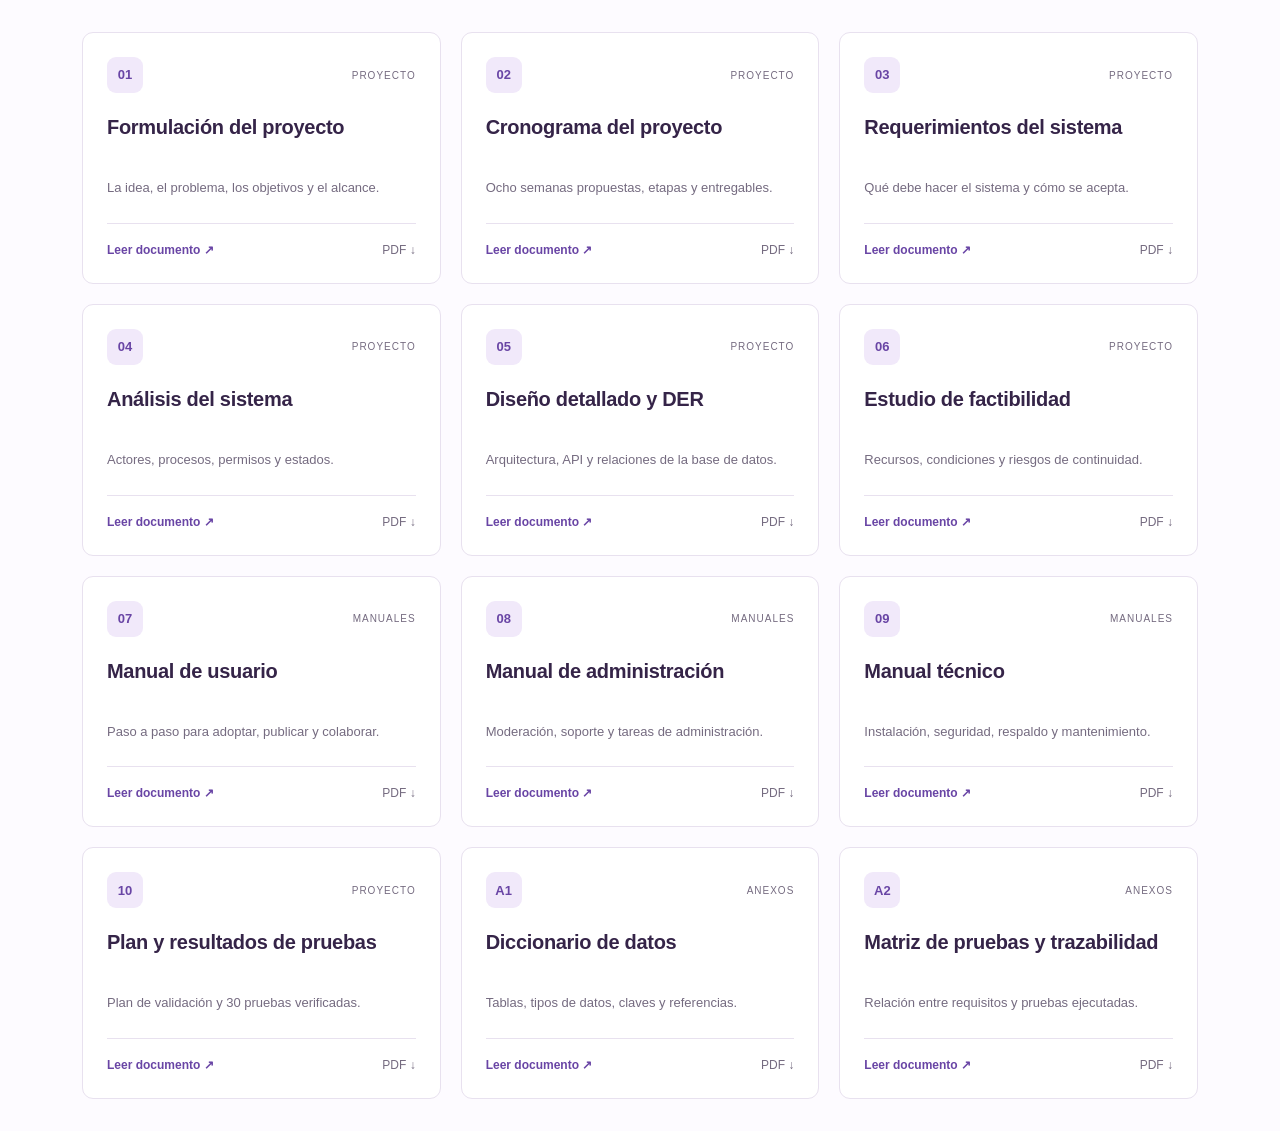
<file: index.html>
<!doctype html><html lang="es"><head><meta charset="utf-8"><meta name="viewport" content="width=device-width,initial-scale=1"><title>Documentación de PATITAS</title><link rel="stylesheet" href="assets/indice.css"></head><body><main aria-label="Documentación de PATITAS"><div class="cards"><article class="card " data-category="proyecto"><div class="card-top"><span class="number">01</span><span class="tag">Proyecto</span></div><h2>Formulación del proyecto</h2><p>La idea, el problema, los objetivos y el alcance.</p><div class="card-actions"><a class="read" href="editables/01-Formulacion-del-proyecto.html">Leer documento ↗</a><a class="pdf" href="pdf/01-Formulacion-del-proyecto.pdf" aria-label="PDF de Formulación del proyecto">PDF ↓</a></div></article><article class="card " data-category="proyecto"><div class="card-top"><span class="number">02</span><span class="tag">Proyecto</span></div><h2>Cronograma del proyecto</h2><p>Ocho semanas propuestas, etapas y entregables.</p><div class="card-actions"><a class="read" href="editables/02-Cronograma.html">Leer documento ↗</a><a class="pdf" href="pdf/02-Cronograma.pdf" aria-label="PDF de Cronograma del proyecto">PDF ↓</a></div></article><article class="card " data-category="proyecto"><div class="card-top"><span class="number">03</span><span class="tag">Proyecto</span></div><h2>Requerimientos del sistema</h2><p>Qué debe hacer el sistema y cómo se acepta.</p><div class="card-actions"><a class="read" href="editables/03-Requerimientos-del-sistema.html">Leer documento ↗</a><a class="pdf" href="pdf/03-Requerimientos-del-sistema.pdf" aria-label="PDF de Requerimientos del sistema">PDF ↓</a></div></article><article class="card " data-category="proyecto"><div class="card-top"><span class="number">04</span><span class="tag">Proyecto</span></div><h2>Análisis del sistema</h2><p>Actores, procesos, permisos y estados.</p><div class="card-actions"><a class="read" href="editables/04-Analisis-del-sistema.html">Leer documento ↗</a><a class="pdf" href="pdf/04-Analisis-del-sistema.pdf" aria-label="PDF de Análisis del sistema">PDF ↓</a></div></article><article class="card " data-category="proyecto"><div class="card-top"><span class="number">05</span><span class="tag">Proyecto</span></div><h2>Diseño detallado y DER</h2><p>Arquitectura, API y relaciones de la base de datos.</p><div class="card-actions"><a class="read" href="editables/05-Diseno-detallado-y-DER.html">Leer documento ↗</a><a class="pdf" href="pdf/05-Diseno-detallado-y-DER.pdf" aria-label="PDF de Diseño detallado y DER">PDF ↓</a></div></article><article class="card " data-category="proyecto"><div class="card-top"><span class="number">06</span><span class="tag">Proyecto</span></div><h2>Estudio de factibilidad</h2><p>Recursos, condiciones y riesgos de continuidad.</p><div class="card-actions"><a class="read" href="editables/06-Estudio-de-factibilidad.html">Leer documento ↗</a><a class="pdf" href="pdf/06-Estudio-de-factibilidad.pdf" aria-label="PDF de Estudio de factibilidad">PDF ↓</a></div></article><article class="card " data-category="manuales"><div class="card-top"><span class="number">07</span><span class="tag">Manuales</span></div><h2>Manual de usuario</h2><p>Paso a paso para adoptar, publicar y colaborar.</p><div class="card-actions"><a class="read" href="editables/07-Manual-de-usuario.html">Leer documento ↗</a><a class="pdf" href="pdf/07-Manual-de-usuario.pdf" aria-label="PDF de Manual de usuario">PDF ↓</a></div></article><article class="card " data-category="manuales"><div class="card-top"><span class="number">08</span><span class="tag">Manuales</span></div><h2>Manual de administración</h2><p>Moderación, soporte y tareas de administración.</p><div class="card-actions"><a class="read" href="editables/08-Manual-de-administracion.html">Leer documento ↗</a><a class="pdf" href="pdf/08-Manual-de-administracion.pdf" aria-label="PDF de Manual de administración">PDF ↓</a></div></article><article class="card " data-category="manuales"><div class="card-top"><span class="number">09</span><span class="tag">Manuales</span></div><h2>Manual técnico</h2><p>Instalación, seguridad, respaldo y mantenimiento.</p><div class="card-actions"><a class="read" href="editables/09-Manual-tecnico.html">Leer documento ↗</a><a class="pdf" href="pdf/09-Manual-tecnico.pdf" aria-label="PDF de Manual técnico">PDF ↓</a></div></article><article class="card " data-category="proyecto"><div class="card-top"><span class="number">10</span><span class="tag">Proyecto</span></div><h2>Plan y resultados de pruebas</h2><p>Plan de validación y 30 pruebas verificadas.</p><div class="card-actions"><a class="read" href="editables/10-Plan-y-resultados-de-pruebas.html">Leer documento ↗</a><a class="pdf" href="pdf/10-Plan-y-resultados-de-pruebas.pdf" aria-label="PDF de Plan y resultados de pruebas">PDF ↓</a></div></article><article class="card " data-category="anexos"><div class="card-top"><span class="number">A1</span><span class="tag">Anexos</span></div><h2>Diccionario de datos</h2><p>Tablas, tipos de datos, claves y referencias.</p><div class="card-actions"><a class="read" href="editables/Anexo-Diccionario-de-datos.html">Leer documento ↗</a><a class="pdf" href="pdf/Anexo-Diccionario-de-datos.pdf" aria-label="PDF de Diccionario de datos">PDF ↓</a></div></article><article class="card " data-category="anexos"><div class="card-top"><span class="number">A2</span><span class="tag">Anexos</span></div><h2>Matriz de pruebas y trazabilidad</h2><p>Relación entre requisitos y pruebas ejecutadas.</p><div class="card-actions"><a class="read" href="editables/Anexo-Matriz-de-pruebas.html">Leer documento ↗</a><a class="pdf" href="pdf/Anexo-Matriz-de-pruebas.pdf" aria-label="PDF de Matriz de pruebas y trazabilidad">PDF ↓</a></div></article></div></main></body></html>
</file>
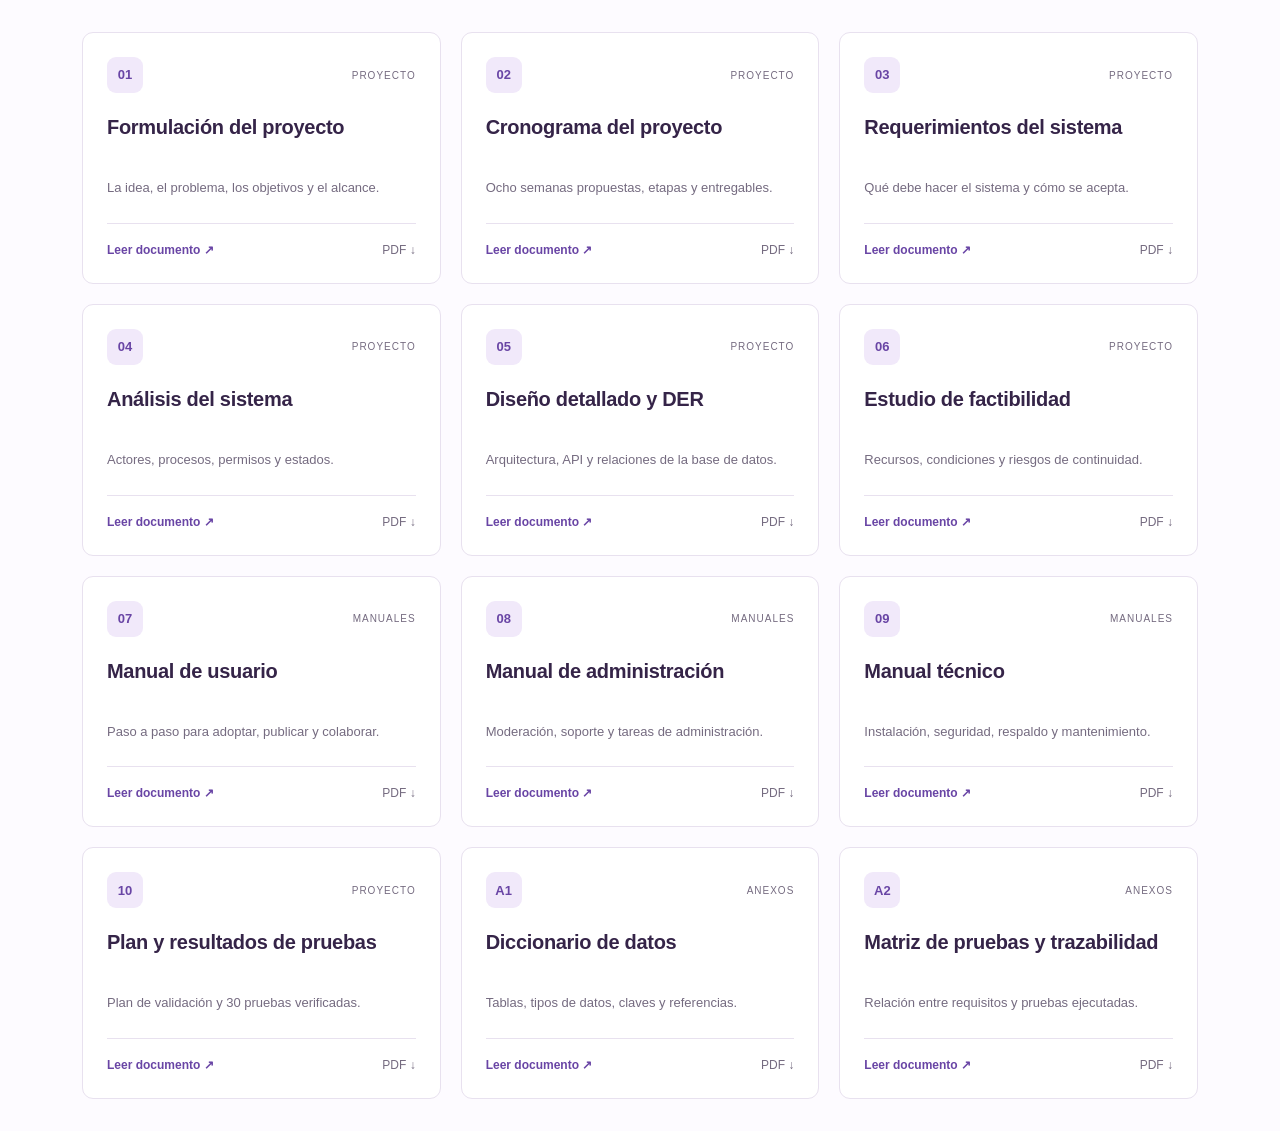
<file: INDICE.html>
<!doctype html><html lang="es"><meta charset="utf-8"><meta http-equiv="refresh" content="0;url=index.html"><title>Documentación de PATITAS</title><a href="index.html">Abrir la documentación de PATITAS</a></html>
</file>
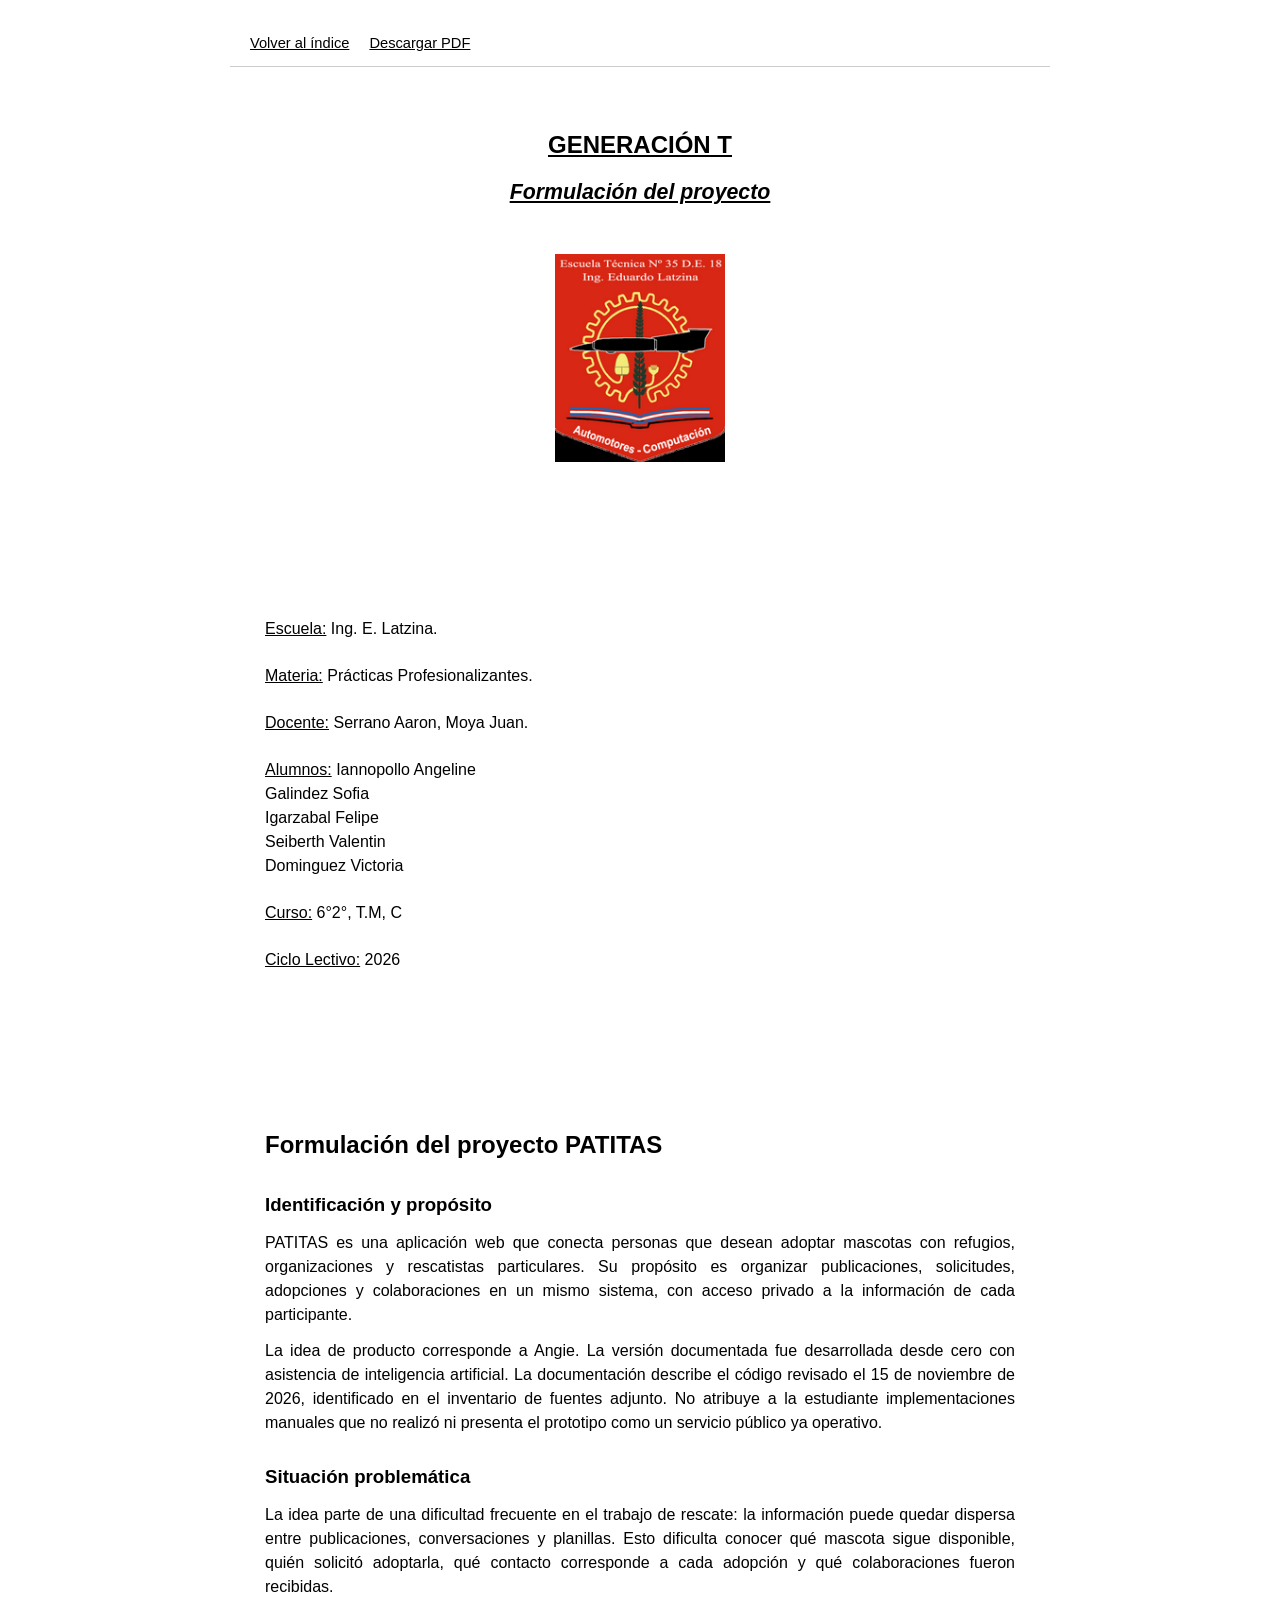
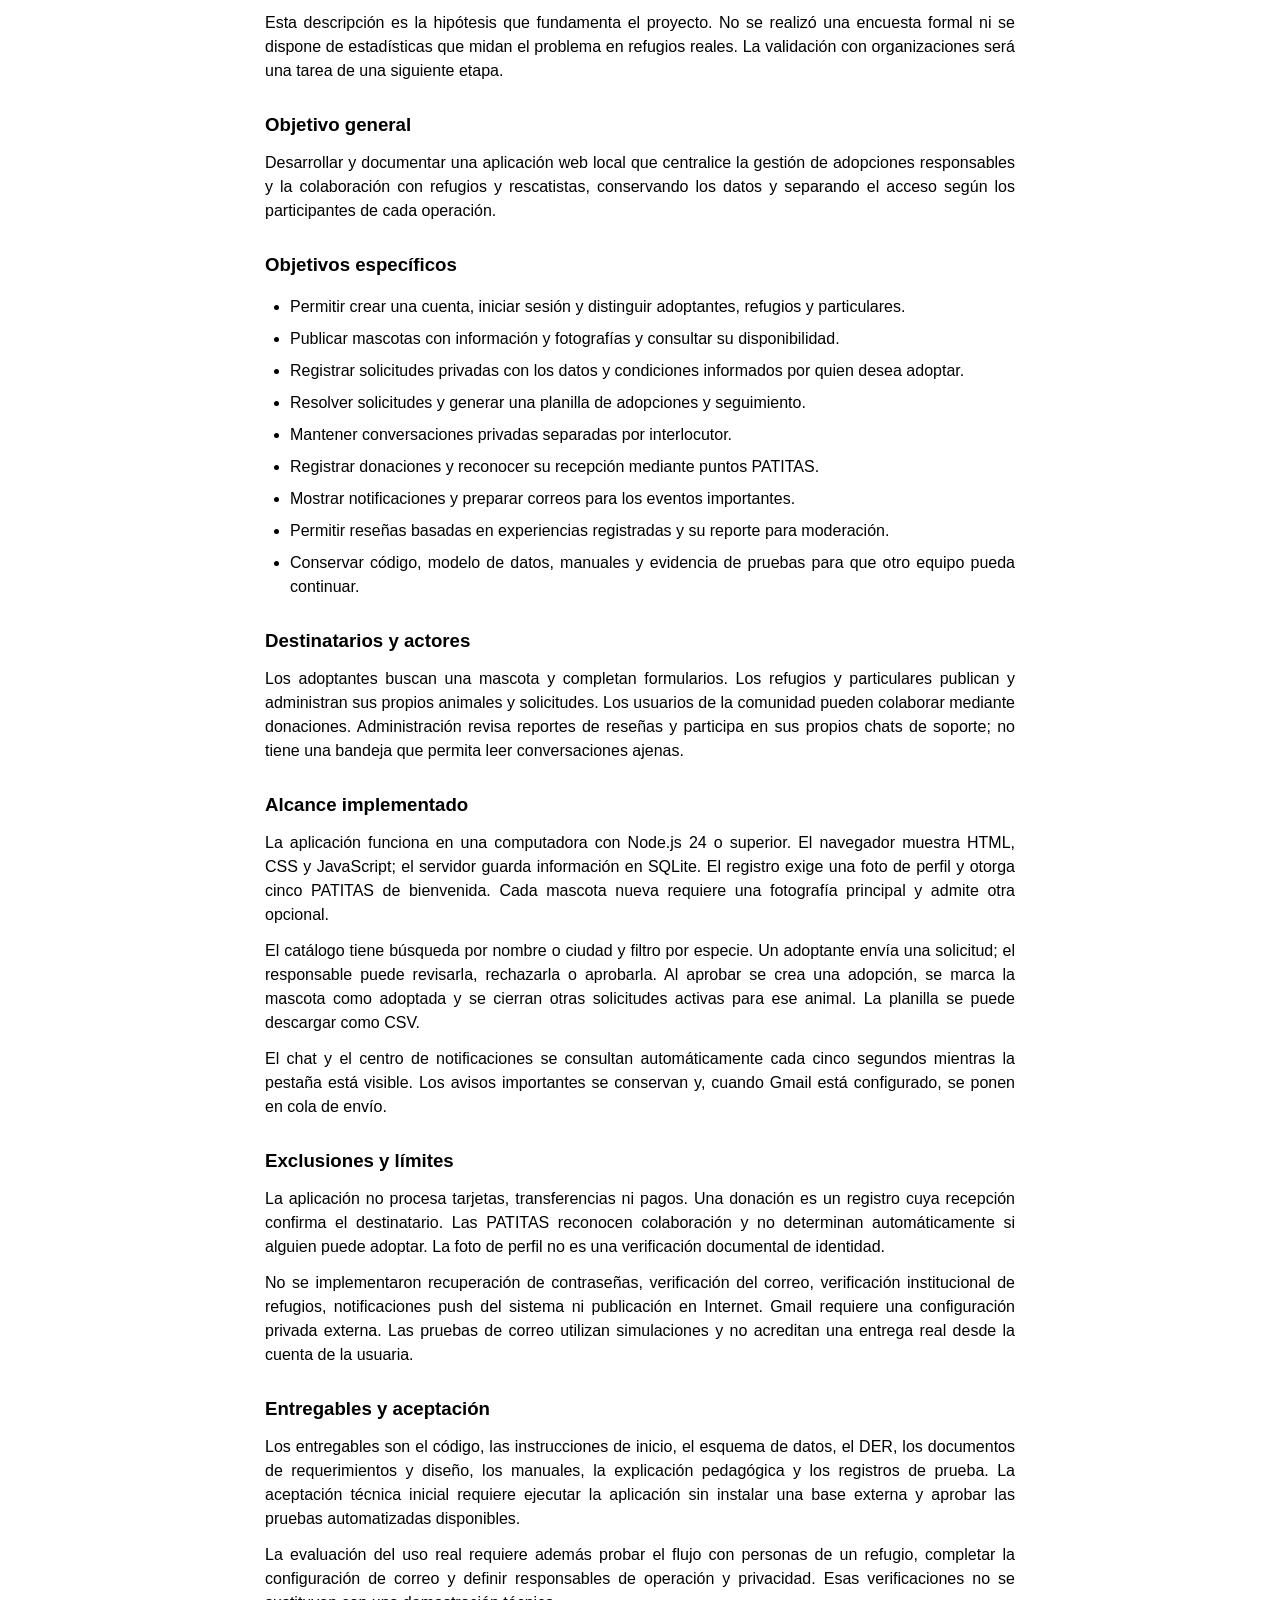
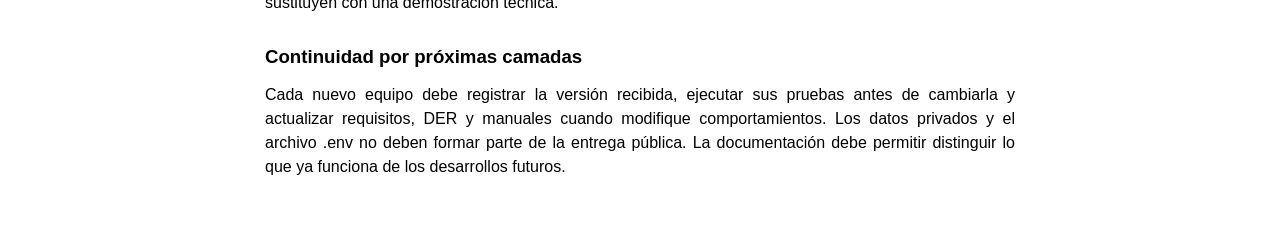
<file: editables/01-Formulacion-del-proyecto.html>
<!doctype html><html lang="es"><head><meta charset="utf-8"><meta name="viewport" content="width=device-width,initial-scale=1"><title>Formulación del proyecto</title><link rel="stylesheet" href="../assets/documentos.css"></head><body><nav class="doc-tools"><a href="../index.html">Volver al índice</a><a href="../pdf/01-Formulacion-del-proyecto.pdf">Descargar PDF</a></nav><main class="documento"><section class="cover" aria-label="Carátula"><h1>GENERACIÓN T</h1><h2>Formulación del proyecto</h2><img src="../assets/escudo-latzina.png" alt="Escudo de la Escuela Técnica Latzina"><div class="cover-data"><p><span>Escuela:</span> Ing. E. Latzina.</p><p><span>Materia:</span> Prácticas Profesionalizantes.</p><p><span>Docente:</span> Serrano Aaron, Moya Juan.</p><p><span>Alumnos:</span> Iannopollo Angeline<br>Galindez Sofia<br>Igarzabal Felipe<br>Seiberth Valentin<br>Dominguez Victoria</p><p><span>Curso:</span> 6°2°, T.M, C</p><p><span>Ciclo Lectivo:</span> 2026</p></div></section><article class="body"><h1>Formulación del proyecto PATITAS</h1><h2>Identificación y propósito</h2><p>PATITAS es una aplicación web que conecta personas que desean adoptar mascotas con refugios, organizaciones y rescatistas particulares. Su propósito es organizar publicaciones, solicitudes, adopciones y colaboraciones en un mismo sistema, con acceso privado a la información de cada participante.</p><p>La idea de producto corresponde a Angie. La versión documentada fue desarrollada desde cero con asistencia de inteligencia artificial. La documentación describe el código revisado el 15 de noviembre de 2026, identificado en el inventario de fuentes adjunto. No atribuye a la estudiante implementaciones manuales que no realizó ni presenta el prototipo como un servicio público ya operativo.</p><h2>Situación problemática</h2><p>La idea parte de una dificultad frecuente en el trabajo de rescate: la información puede quedar dispersa entre publicaciones, conversaciones y planillas. Esto dificulta conocer qué mascota sigue disponible, quién solicitó adoptarla, qué contacto corresponde a cada adopción y qué colaboraciones fueron recibidas.</p><p>Esta descripción es la hipótesis que fundamenta el proyecto. No se realizó una encuesta formal ni se dispone de estadísticas que midan el problema en refugios reales. La validación con organizaciones será una tarea de una siguiente etapa.</p><h2>Objetivo general</h2><p>Desarrollar y documentar una aplicación web local que centralice la gestión de adopciones responsables y la colaboración con refugios y rescatistas, conservando los datos y separando el acceso según los participantes de cada operación.</p><h2>Objetivos específicos</h2><ul><li>Permitir crear una cuenta, iniciar sesión y distinguir adoptantes, refugios y particulares.</li><li>Publicar mascotas con información y fotografías y consultar su disponibilidad.</li><li>Registrar solicitudes privadas con los datos y condiciones informados por quien desea adoptar.</li><li>Resolver solicitudes y generar una planilla de adopciones y seguimiento.</li><li>Mantener conversaciones privadas separadas por interlocutor.</li><li>Registrar donaciones y reconocer su recepción mediante puntos PATITAS.</li><li>Mostrar notificaciones y preparar correos para los eventos importantes.</li><li>Permitir reseñas basadas en experiencias registradas y su reporte para moderación.</li><li>Conservar código, modelo de datos, manuales y evidencia de pruebas para que otro equipo pueda continuar.</li></ul><h2>Destinatarios y actores</h2><p>Los adoptantes buscan una mascota y completan formularios. Los refugios y particulares publican y administran sus propios animales y solicitudes. Los usuarios de la comunidad pueden colaborar mediante donaciones. Administración revisa reportes de reseñas y participa en sus propios chats de soporte; no tiene una bandeja que permita leer conversaciones ajenas.</p><h2>Alcance implementado</h2><p>La aplicación funciona en una computadora con Node.js 24 o superior. El navegador muestra HTML, CSS y JavaScript; el servidor guarda información en SQLite. El registro exige una foto de perfil y otorga cinco PATITAS de bienvenida. Cada mascota nueva requiere una fotografía principal y admite otra opcional.</p><p>El catálogo tiene búsqueda por nombre o ciudad y filtro por especie. Un adoptante envía una solicitud; el responsable puede revisarla, rechazarla o aprobarla. Al aprobar se crea una adopción, se marca la mascota como adoptada y se cierran otras solicitudes activas para ese animal. La planilla se puede descargar como CSV.</p><p>El chat y el centro de notificaciones se consultan automáticamente cada cinco segundos mientras la pestaña está visible. Los avisos importantes se conservan y, cuando Gmail está configurado, se ponen en cola de envío.</p><h2>Exclusiones y límites</h2><p>La aplicación no procesa tarjetas, transferencias ni pagos. Una donación es un registro cuya recepción confirma el destinatario. Las PATITAS reconocen colaboración y no determinan automáticamente si alguien puede adoptar. La foto de perfil no es una verificación documental de identidad.</p><p>No se implementaron recuperación de contraseñas, verificación del correo, verificación institucional de refugios, notificaciones push del sistema ni publicación en Internet. Gmail requiere una configuración privada externa. Las pruebas de correo utilizan simulaciones y no acreditan una entrega real desde la cuenta de la usuaria.</p><h2>Entregables y aceptación</h2><p>Los entregables son el código, las instrucciones de inicio, el esquema de datos, el DER, los documentos de requerimientos y diseño, los manuales, la explicación pedagógica y los registros de prueba. La aceptación técnica inicial requiere ejecutar la aplicación sin instalar una base externa y aprobar las pruebas automatizadas disponibles.</p><p>La evaluación del uso real requiere además probar el flujo con personas de un refugio, completar la configuración de correo y definir responsables de operación y privacidad. Esas verificaciones no se sustituyen con una demostración técnica.</p><h2>Continuidad por próximas camadas</h2><p>Cada nuevo equipo debe registrar la versión recibida, ejecutar sus pruebas antes de cambiarla y actualizar requisitos, DER y manuales cuando modifique comportamientos. Los datos privados y el archivo .env no deben formar parte de la entrega pública. La documentación debe permitir distinguir lo que ya funciona de los desarrollos futuros.</p></article></main></body></html>
</file>
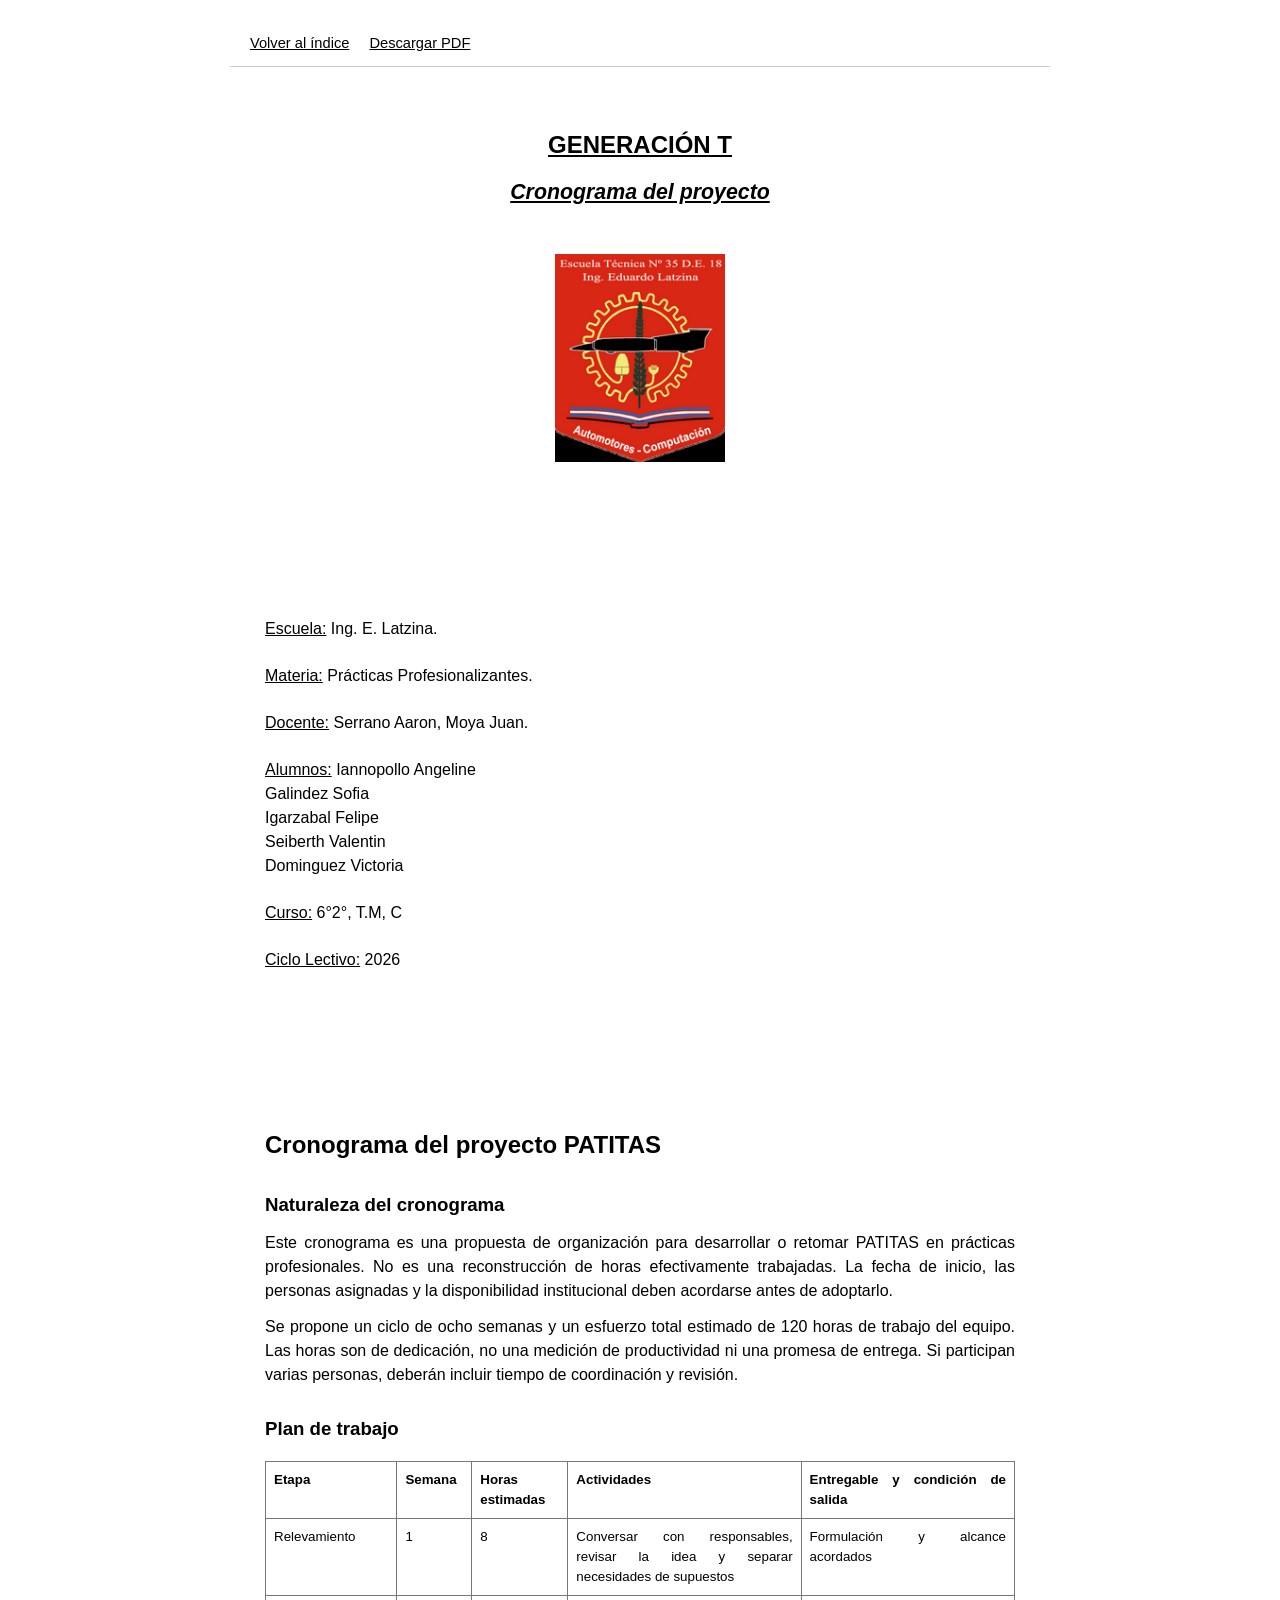
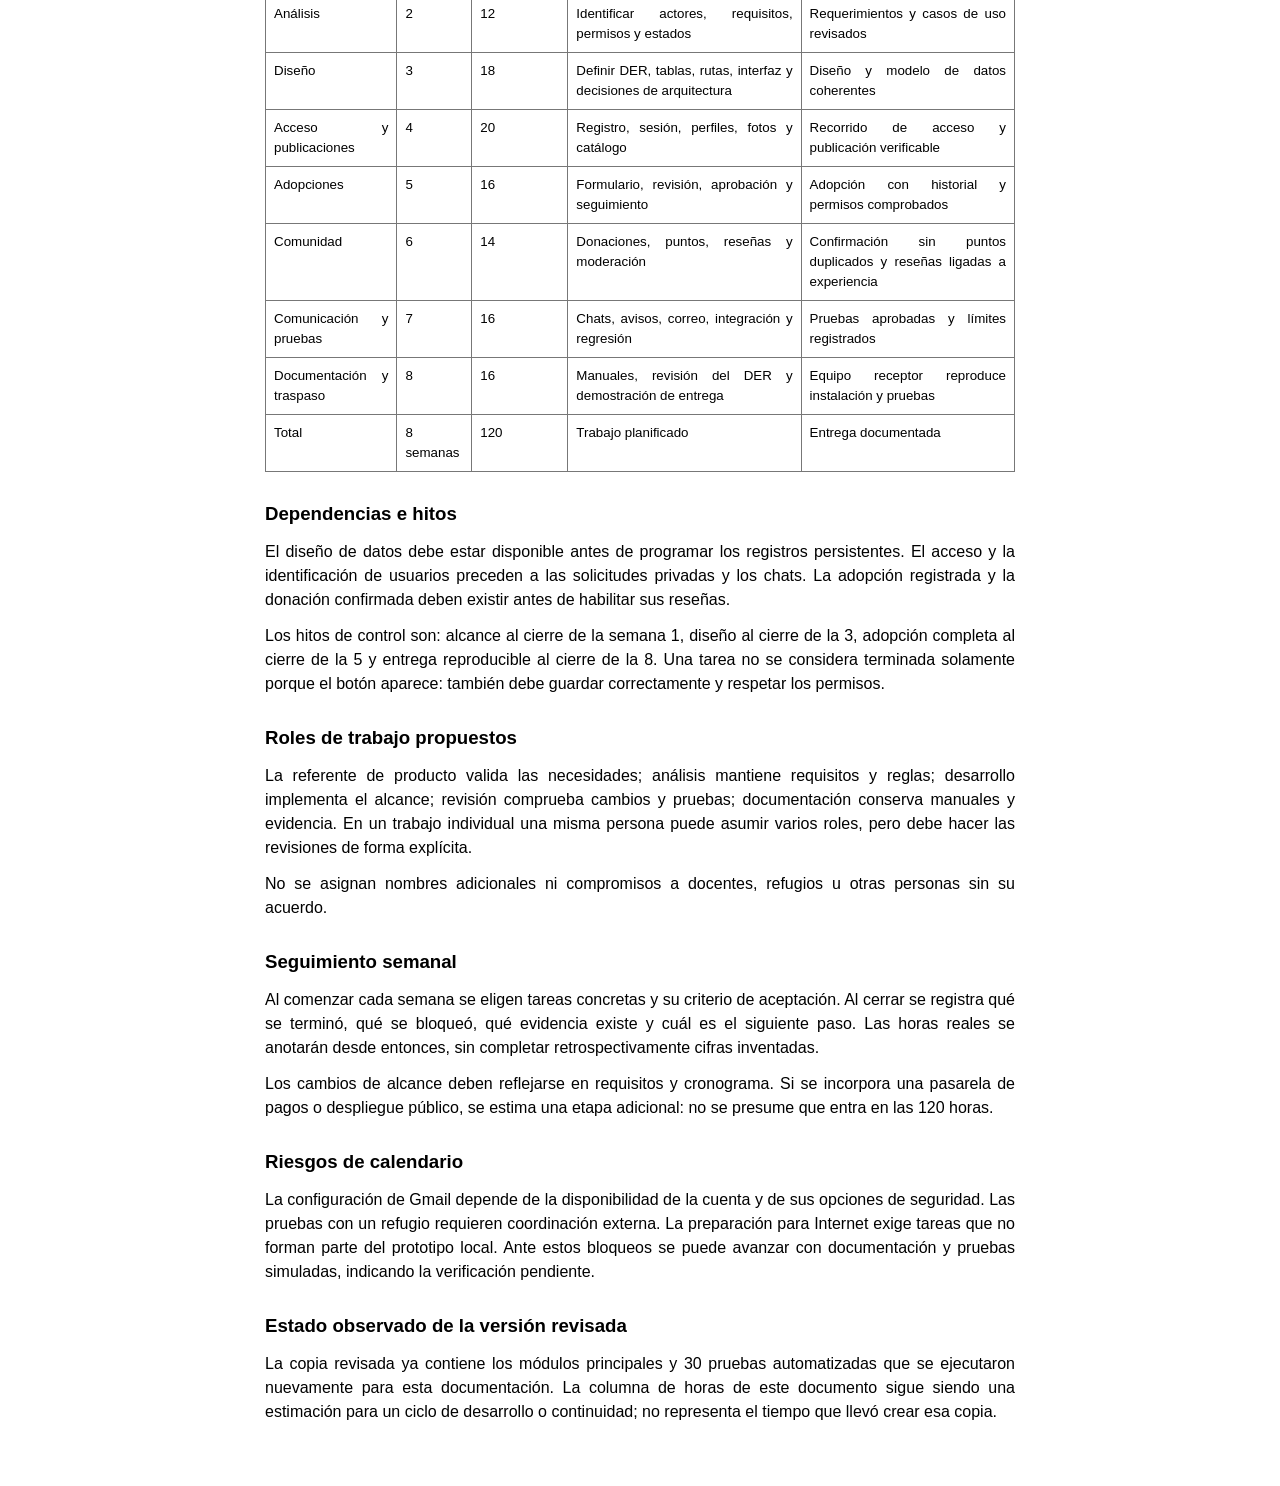
<file: editables/02-Cronograma.html>
<!doctype html><html lang="es"><head><meta charset="utf-8"><meta name="viewport" content="width=device-width,initial-scale=1"><title>Cronograma del proyecto</title><link rel="stylesheet" href="../assets/documentos.css"></head><body><nav class="doc-tools"><a href="../index.html">Volver al índice</a><a href="../pdf/02-Cronograma.pdf">Descargar PDF</a></nav><main class="documento"><section class="cover" aria-label="Carátula"><h1>GENERACIÓN T</h1><h2>Cronograma del proyecto</h2><img src="../assets/escudo-latzina.png" alt="Escudo de la Escuela Técnica Latzina"><div class="cover-data"><p><span>Escuela:</span> Ing. E. Latzina.</p><p><span>Materia:</span> Prácticas Profesionalizantes.</p><p><span>Docente:</span> Serrano Aaron, Moya Juan.</p><p><span>Alumnos:</span> Iannopollo Angeline<br>Galindez Sofia<br>Igarzabal Felipe<br>Seiberth Valentin<br>Dominguez Victoria</p><p><span>Curso:</span> 6°2°, T.M, C</p><p><span>Ciclo Lectivo:</span> 2026</p></div></section><article class="body"><h1>Cronograma del proyecto PATITAS</h1><h2>Naturaleza del cronograma</h2><p>Este cronograma es una propuesta de organización para desarrollar o retomar PATITAS en prácticas profesionales. No es una reconstrucción de horas efectivamente trabajadas. La fecha de inicio, las personas asignadas y la disponibilidad institucional deben acordarse antes de adoptarlo.</p><p>Se propone un ciclo de ocho semanas y un esfuerzo total estimado de 120 horas de trabajo del equipo. Las horas son de dedicación, no una medición de productividad ni una promesa de entrega. Si participan varias personas, deberán incluir tiempo de coordinación y revisión.</p><h2>Plan de trabajo</h2><table><tr><th>Etapa</th><th>Semana</th><th>Horas estimadas</th><th>Actividades</th><th>Entregable y condición de salida</th></tr><tr><td>Relevamiento</td><td>1</td><td>8</td><td>Conversar con responsables, revisar la idea y separar necesidades de supuestos</td><td>Formulación y alcance acordados</td></tr><tr><td>Análisis</td><td>2</td><td>12</td><td>Identificar actores, requisitos, permisos y estados</td><td>Requerimientos y casos de uso revisados</td></tr><tr><td>Diseño</td><td>3</td><td>18</td><td>Definir DER, tablas, rutas, interfaz y decisiones de arquitectura</td><td>Diseño y modelo de datos coherentes</td></tr><tr><td>Acceso y publicaciones</td><td>4</td><td>20</td><td>Registro, sesión, perfiles, fotos y catálogo</td><td>Recorrido de acceso y publicación verificable</td></tr><tr><td>Adopciones</td><td>5</td><td>16</td><td>Formulario, revisión, aprobación y seguimiento</td><td>Adopción con historial y permisos comprobados</td></tr><tr><td>Comunidad</td><td>6</td><td>14</td><td>Donaciones, puntos, reseñas y moderación</td><td>Confirmación sin puntos duplicados y reseñas ligadas a experiencia</td></tr><tr><td>Comunicación y pruebas</td><td>7</td><td>16</td><td>Chats, avisos, correo, integración y regresión</td><td>Pruebas aprobadas y límites registrados</td></tr><tr><td>Documentación y traspaso</td><td>8</td><td>16</td><td>Manuales, revisión del DER y demostración de entrega</td><td>Equipo receptor reproduce instalación y pruebas</td></tr><tr><td>Total</td><td>8 semanas</td><td>120</td><td>Trabajo planificado</td><td>Entrega documentada</td></tr></table><h2>Dependencias e hitos</h2><p>El diseño de datos debe estar disponible antes de programar los registros persistentes. El acceso y la identificación de usuarios preceden a las solicitudes privadas y los chats. La adopción registrada y la donación confirmada deben existir antes de habilitar sus reseñas.</p><p>Los hitos de control son: alcance al cierre de la semana 1, diseño al cierre de la 3, adopción completa al cierre de la 5 y entrega reproducible al cierre de la 8. Una tarea no se considera terminada solamente porque el botón aparece: también debe guardar correctamente y respetar los permisos.</p><h2>Roles de trabajo propuestos</h2><p>La referente de producto valida las necesidades; análisis mantiene requisitos y reglas; desarrollo implementa el alcance; revisión comprueba cambios y pruebas; documentación conserva manuales y evidencia. En un trabajo individual una misma persona puede asumir varios roles, pero debe hacer las revisiones de forma explícita.</p><p>No se asignan nombres adicionales ni compromisos a docentes, refugios u otras personas sin su acuerdo.</p><h2>Seguimiento semanal</h2><p>Al comenzar cada semana se eligen tareas concretas y su criterio de aceptación. Al cerrar se registra qué se terminó, qué se bloqueó, qué evidencia existe y cuál es el siguiente paso. Las horas reales se anotarán desde entonces, sin completar retrospectivamente cifras inventadas.</p><p>Los cambios de alcance deben reflejarse en requisitos y cronograma. Si se incorpora una pasarela de pagos o despliegue público, se estima una etapa adicional: no se presume que entra en las 120 horas.</p><h2>Riesgos de calendario</h2><p>La configuración de Gmail depende de la disponibilidad de la cuenta y de sus opciones de seguridad. Las pruebas con un refugio requieren coordinación externa. La preparación para Internet exige tareas que no forman parte del prototipo local. Ante estos bloqueos se puede avanzar con documentación y pruebas simuladas, indicando la verificación pendiente.</p><h2>Estado observado de la versión revisada</h2><p>La copia revisada ya contiene los módulos principales y 30 pruebas automatizadas que se ejecutaron nuevamente para esta documentación. La columna de horas de este documento sigue siendo una estimación para un ciclo de desarrollo o continuidad; no representa el tiempo que llevó crear esa copia.</p></article></main></body></html>
</file>
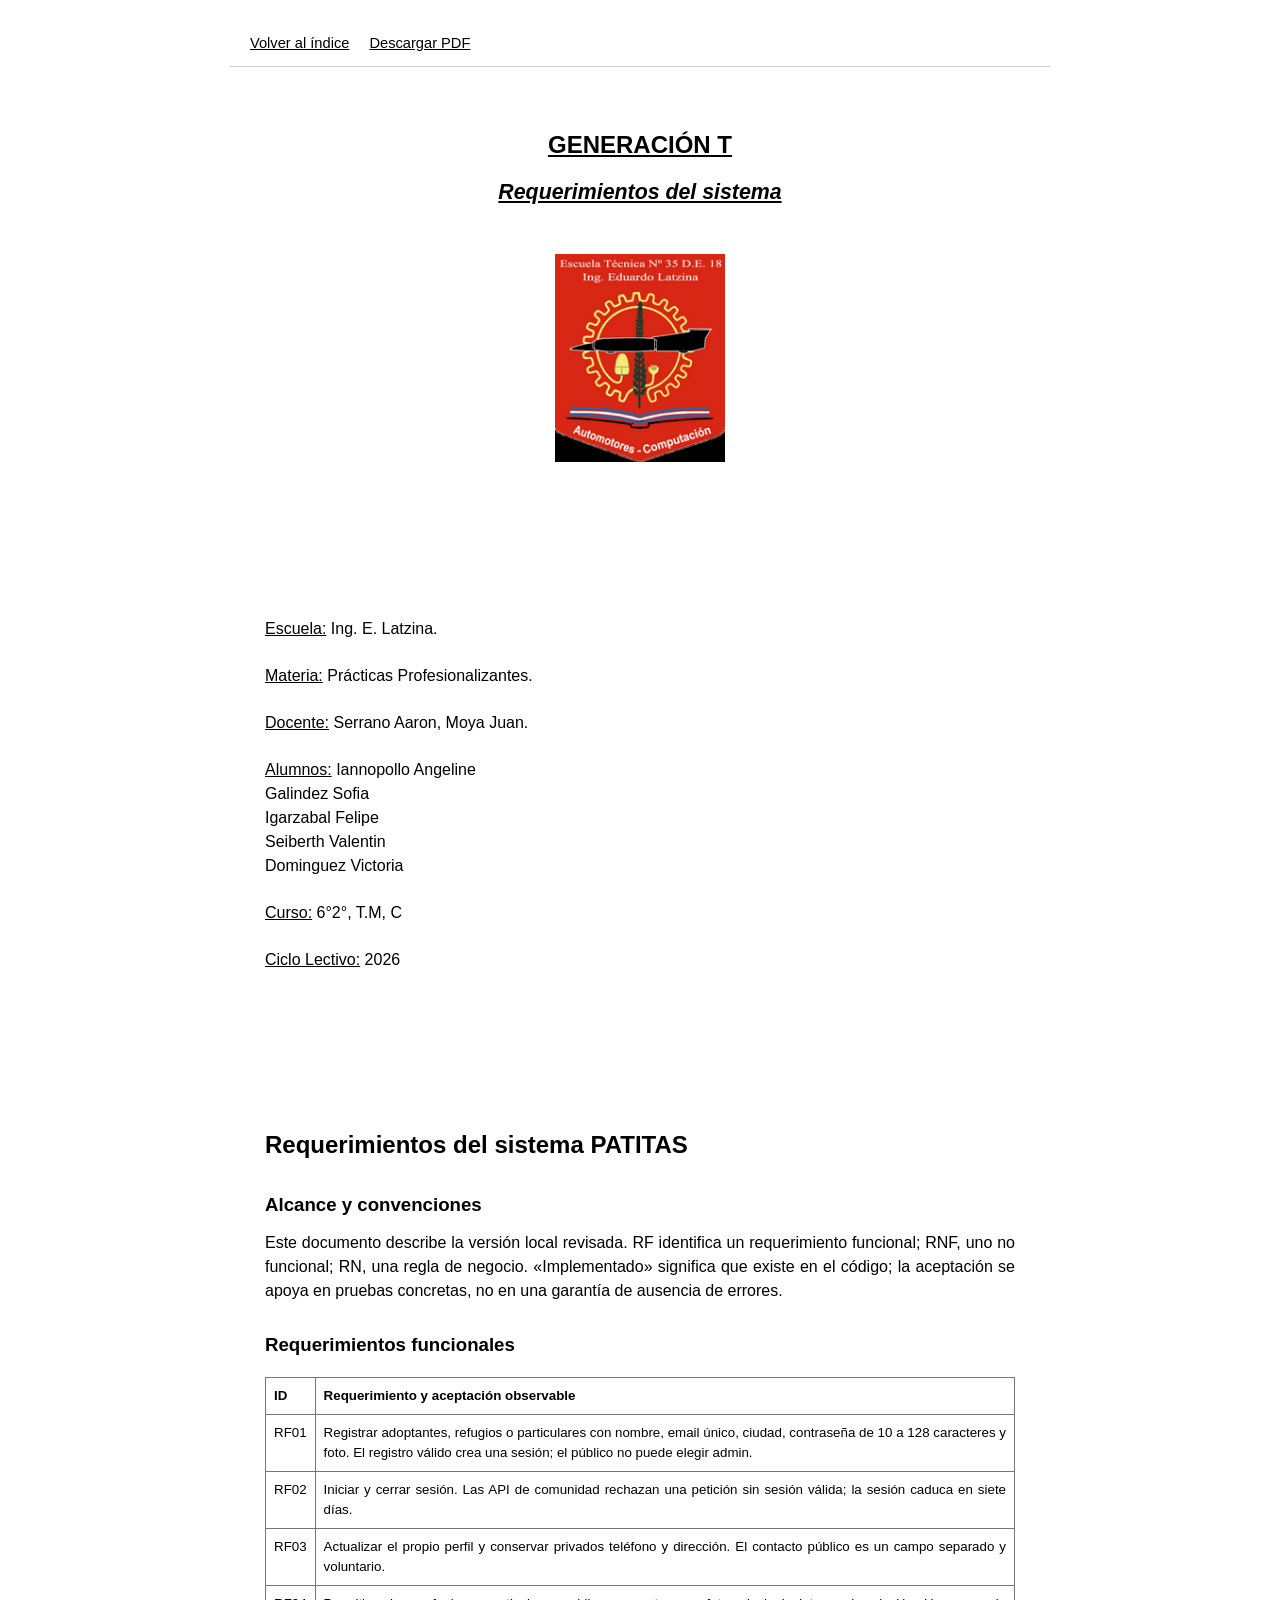
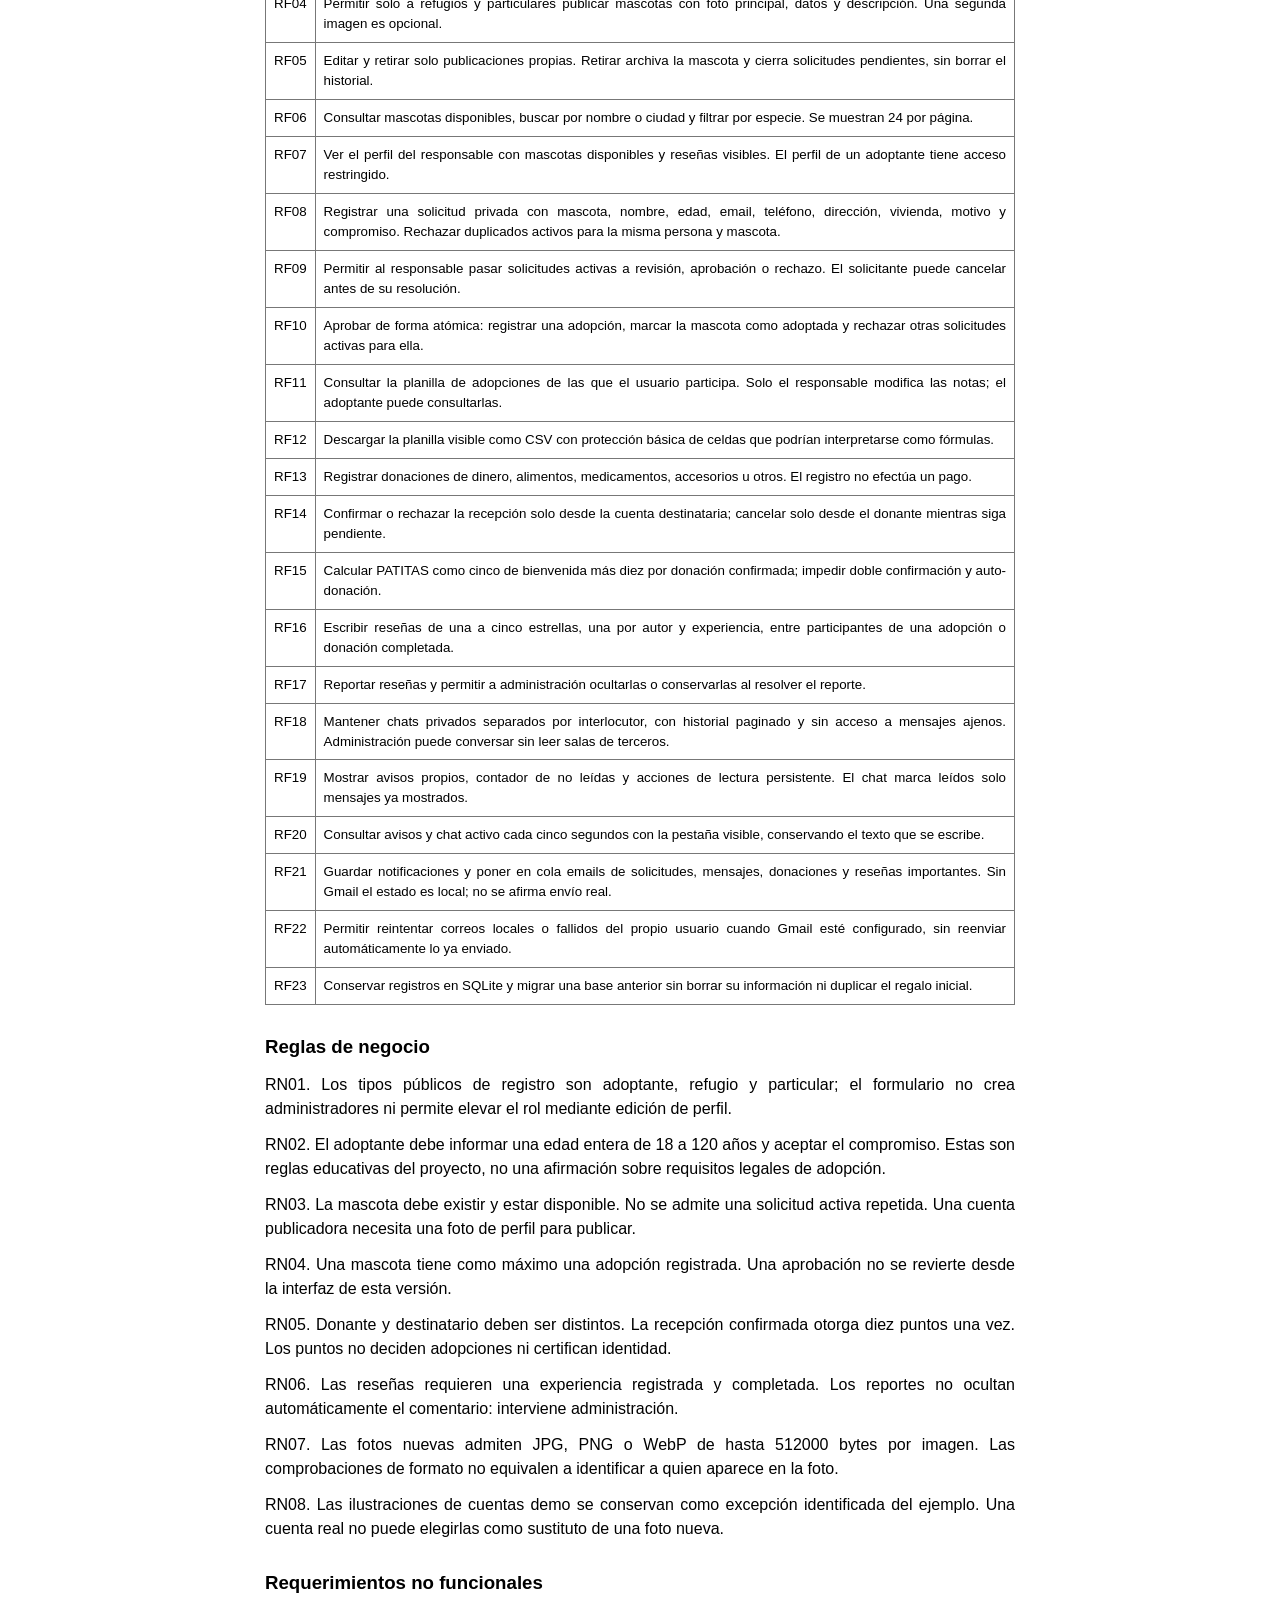
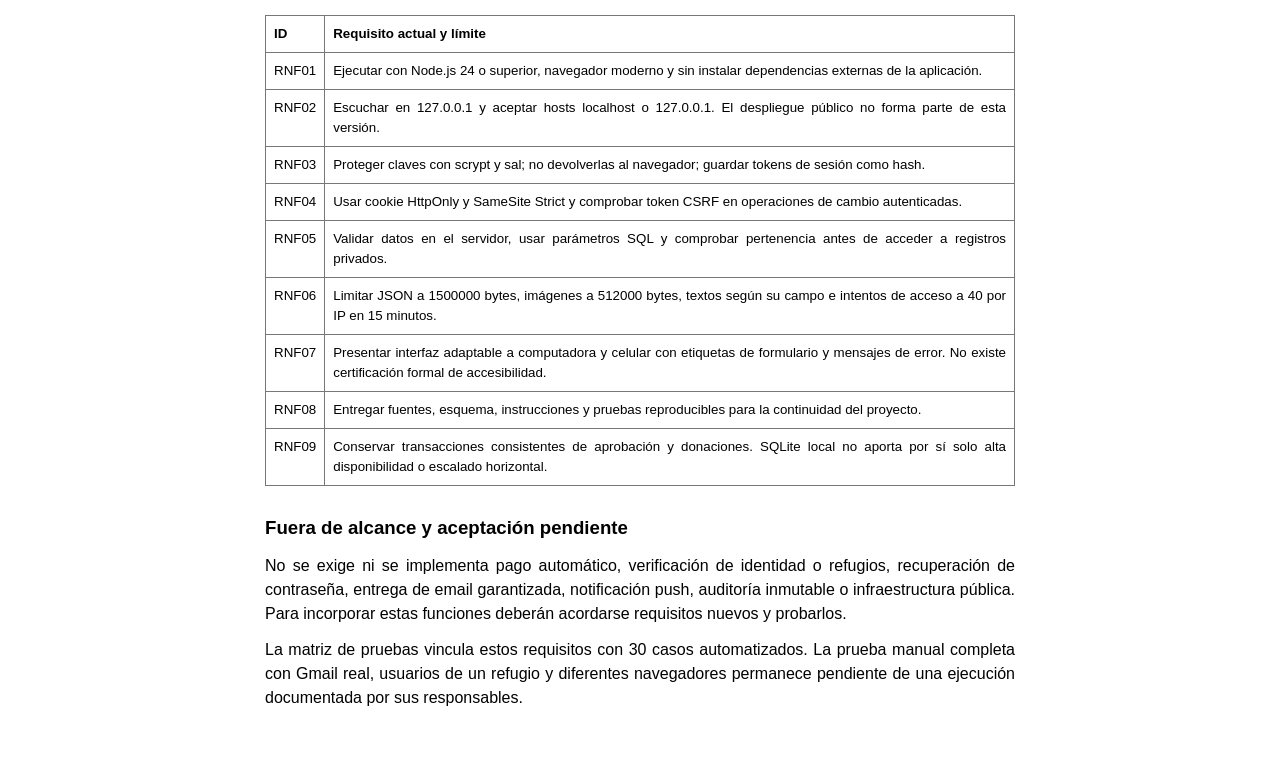
<file: editables/03-Requerimientos-del-sistema.html>
<!doctype html><html lang="es"><head><meta charset="utf-8"><meta name="viewport" content="width=device-width,initial-scale=1"><title>Requerimientos del sistema</title><link rel="stylesheet" href="../assets/documentos.css"></head><body><nav class="doc-tools"><a href="../index.html">Volver al índice</a><a href="../pdf/03-Requerimientos-del-sistema.pdf">Descargar PDF</a></nav><main class="documento"><section class="cover" aria-label="Carátula"><h1>GENERACIÓN T</h1><h2>Requerimientos del sistema</h2><img src="../assets/escudo-latzina.png" alt="Escudo de la Escuela Técnica Latzina"><div class="cover-data"><p><span>Escuela:</span> Ing. E. Latzina.</p><p><span>Materia:</span> Prácticas Profesionalizantes.</p><p><span>Docente:</span> Serrano Aaron, Moya Juan.</p><p><span>Alumnos:</span> Iannopollo Angeline<br>Galindez Sofia<br>Igarzabal Felipe<br>Seiberth Valentin<br>Dominguez Victoria</p><p><span>Curso:</span> 6°2°, T.M, C</p><p><span>Ciclo Lectivo:</span> 2026</p></div></section><article class="body"><h1>Requerimientos del sistema PATITAS</h1><h2>Alcance y convenciones</h2><p>Este documento describe la versión local revisada. RF identifica un requerimiento funcional; RNF, uno no funcional; RN, una regla de negocio. «Implementado» significa que existe en el código; la aceptación se apoya en pruebas concretas, no en una garantía de ausencia de errores.</p><h2>Requerimientos funcionales</h2><table><tr><th>ID</th><th>Requerimiento y aceptación observable</th></tr><tr><td>RF01</td><td>Registrar adoptantes, refugios o particulares con nombre, email único, ciudad, contraseña de 10 a 128 caracteres y foto. El registro válido crea una sesión; el público no puede elegir admin.</td></tr><tr><td>RF02</td><td>Iniciar y cerrar sesión. Las API de comunidad rechazan una petición sin sesión válida; la sesión caduca en siete días.</td></tr><tr><td>RF03</td><td>Actualizar el propio perfil y conservar privados teléfono y dirección. El contacto público es un campo separado y voluntario.</td></tr><tr><td>RF04</td><td>Permitir solo a refugios y particulares publicar mascotas con foto principal, datos y descripción. Una segunda imagen es opcional.</td></tr><tr><td>RF05</td><td>Editar y retirar solo publicaciones propias. Retirar archiva la mascota y cierra solicitudes pendientes, sin borrar el historial.</td></tr><tr><td>RF06</td><td>Consultar mascotas disponibles, buscar por nombre o ciudad y filtrar por especie. Se muestran 24 por página.</td></tr><tr><td>RF07</td><td>Ver el perfil del responsable con mascotas disponibles y reseñas visibles. El perfil de un adoptante tiene acceso restringido.</td></tr><tr><td>RF08</td><td>Registrar una solicitud privada con mascota, nombre, edad, email, teléfono, dirección, vivienda, motivo y compromiso. Rechazar duplicados activos para la misma persona y mascota.</td></tr><tr><td>RF09</td><td>Permitir al responsable pasar solicitudes activas a revisión, aprobación o rechazo. El solicitante puede cancelar antes de su resolución.</td></tr><tr><td>RF10</td><td>Aprobar de forma atómica: registrar una adopción, marcar la mascota como adoptada y rechazar otras solicitudes activas para ella.</td></tr><tr><td>RF11</td><td>Consultar la planilla de adopciones de las que el usuario participa. Solo el responsable modifica las notas; el adoptante puede consultarlas.</td></tr><tr><td>RF12</td><td>Descargar la planilla visible como CSV con protección básica de celdas que podrían interpretarse como fórmulas.</td></tr><tr><td>RF13</td><td>Registrar donaciones de dinero, alimentos, medicamentos, accesorios u otros. El registro no efectúa un pago.</td></tr><tr><td>RF14</td><td>Confirmar o rechazar la recepción solo desde la cuenta destinataria; cancelar solo desde el donante mientras siga pendiente.</td></tr><tr><td>RF15</td><td>Calcular PATITAS como cinco de bienvenida más diez por donación confirmada; impedir doble confirmación y auto-donación.</td></tr><tr><td>RF16</td><td>Escribir reseñas de una a cinco estrellas, una por autor y experiencia, entre participantes de una adopción o donación completada.</td></tr><tr><td>RF17</td><td>Reportar reseñas y permitir a administración ocultarlas o conservarlas al resolver el reporte.</td></tr><tr><td>RF18</td><td>Mantener chats privados separados por interlocutor, con historial paginado y sin acceso a mensajes ajenos. Administración puede conversar sin leer salas de terceros.</td></tr><tr><td>RF19</td><td>Mostrar avisos propios, contador de no leídas y acciones de lectura persistente. El chat marca leídos solo mensajes ya mostrados.</td></tr><tr><td>RF20</td><td>Consultar avisos y chat activo cada cinco segundos con la pestaña visible, conservando el texto que se escribe.</td></tr><tr><td>RF21</td><td>Guardar notificaciones y poner en cola emails de solicitudes, mensajes, donaciones y reseñas importantes. Sin Gmail el estado es local; no se afirma envío real.</td></tr><tr><td>RF22</td><td>Permitir reintentar correos locales o fallidos del propio usuario cuando Gmail esté configurado, sin reenviar automáticamente lo ya enviado.</td></tr><tr><td>RF23</td><td>Conservar registros en SQLite y migrar una base anterior sin borrar su información ni duplicar el regalo inicial.</td></tr></table><h2>Reglas de negocio</h2><p>RN01. Los tipos públicos de registro son adoptante, refugio y particular; el formulario no crea administradores ni permite elevar el rol mediante edición de perfil.</p><p>RN02. El adoptante debe informar una edad entera de 18 a 120 años y aceptar el compromiso. Estas son reglas educativas del proyecto, no una afirmación sobre requisitos legales de adopción.</p><p>RN03. La mascota debe existir y estar disponible. No se admite una solicitud activa repetida. Una cuenta publicadora necesita una foto de perfil para publicar.</p><p>RN04. Una mascota tiene como máximo una adopción registrada. Una aprobación no se revierte desde la interfaz de esta versión.</p><p>RN05. Donante y destinatario deben ser distintos. La recepción confirmada otorga diez puntos una vez. Los puntos no deciden adopciones ni certifican identidad.</p><p>RN06. Las reseñas requieren una experiencia registrada y completada. Los reportes no ocultan automáticamente el comentario: interviene administración.</p><p>RN07. Las fotos nuevas admiten JPG, PNG o WebP de hasta 512000 bytes por imagen. Las comprobaciones de formato no equivalen a identificar a quien aparece en la foto.</p><p>RN08. Las ilustraciones de cuentas demo se conservan como excepción identificada del ejemplo. Una cuenta real no puede elegirlas como sustituto de una foto nueva.</p><h2>Requerimientos no funcionales</h2><table><tr><th>ID</th><th>Requisito actual y límite</th></tr><tr><td>RNF01</td><td>Ejecutar con Node.js 24 o superior, navegador moderno y sin instalar dependencias externas de la aplicación.</td></tr><tr><td>RNF02</td><td>Escuchar en 127.0.0.1 y aceptar hosts localhost o 127.0.0.1. El despliegue público no forma parte de esta versión.</td></tr><tr><td>RNF03</td><td>Proteger claves con scrypt y sal; no devolverlas al navegador; guardar tokens de sesión como hash.</td></tr><tr><td>RNF04</td><td>Usar cookie HttpOnly y SameSite Strict y comprobar token CSRF en operaciones de cambio autenticadas.</td></tr><tr><td>RNF05</td><td>Validar datos en el servidor, usar parámetros SQL y comprobar pertenencia antes de acceder a registros privados.</td></tr><tr><td>RNF06</td><td>Limitar JSON a 1500000 bytes, imágenes a 512000 bytes, textos según su campo e intentos de acceso a 40 por IP en 15 minutos.</td></tr><tr><td>RNF07</td><td>Presentar interfaz adaptable a computadora y celular con etiquetas de formulario y mensajes de error. No existe certificación formal de accesibilidad.</td></tr><tr><td>RNF08</td><td>Entregar fuentes, esquema, instrucciones y pruebas reproducibles para la continuidad del proyecto.</td></tr><tr><td>RNF09</td><td>Conservar transacciones consistentes de aprobación y donaciones. SQLite local no aporta por sí solo alta disponibilidad o escalado horizontal.</td></tr></table><h2>Fuera de alcance y aceptación pendiente</h2><p>No se exige ni se implementa pago automático, verificación de identidad o refugios, recuperación de contraseña, entrega de email garantizada, notificación push, auditoría inmutable o infraestructura pública. Para incorporar estas funciones deberán acordarse requisitos nuevos y probarlos.</p><p>La matriz de pruebas vincula estos requisitos con 30 casos automatizados. La prueba manual completa con Gmail real, usuarios de un refugio y diferentes navegadores permanece pendiente de una ejecución documentada por sus responsables.</p></article></main></body></html>
</file>
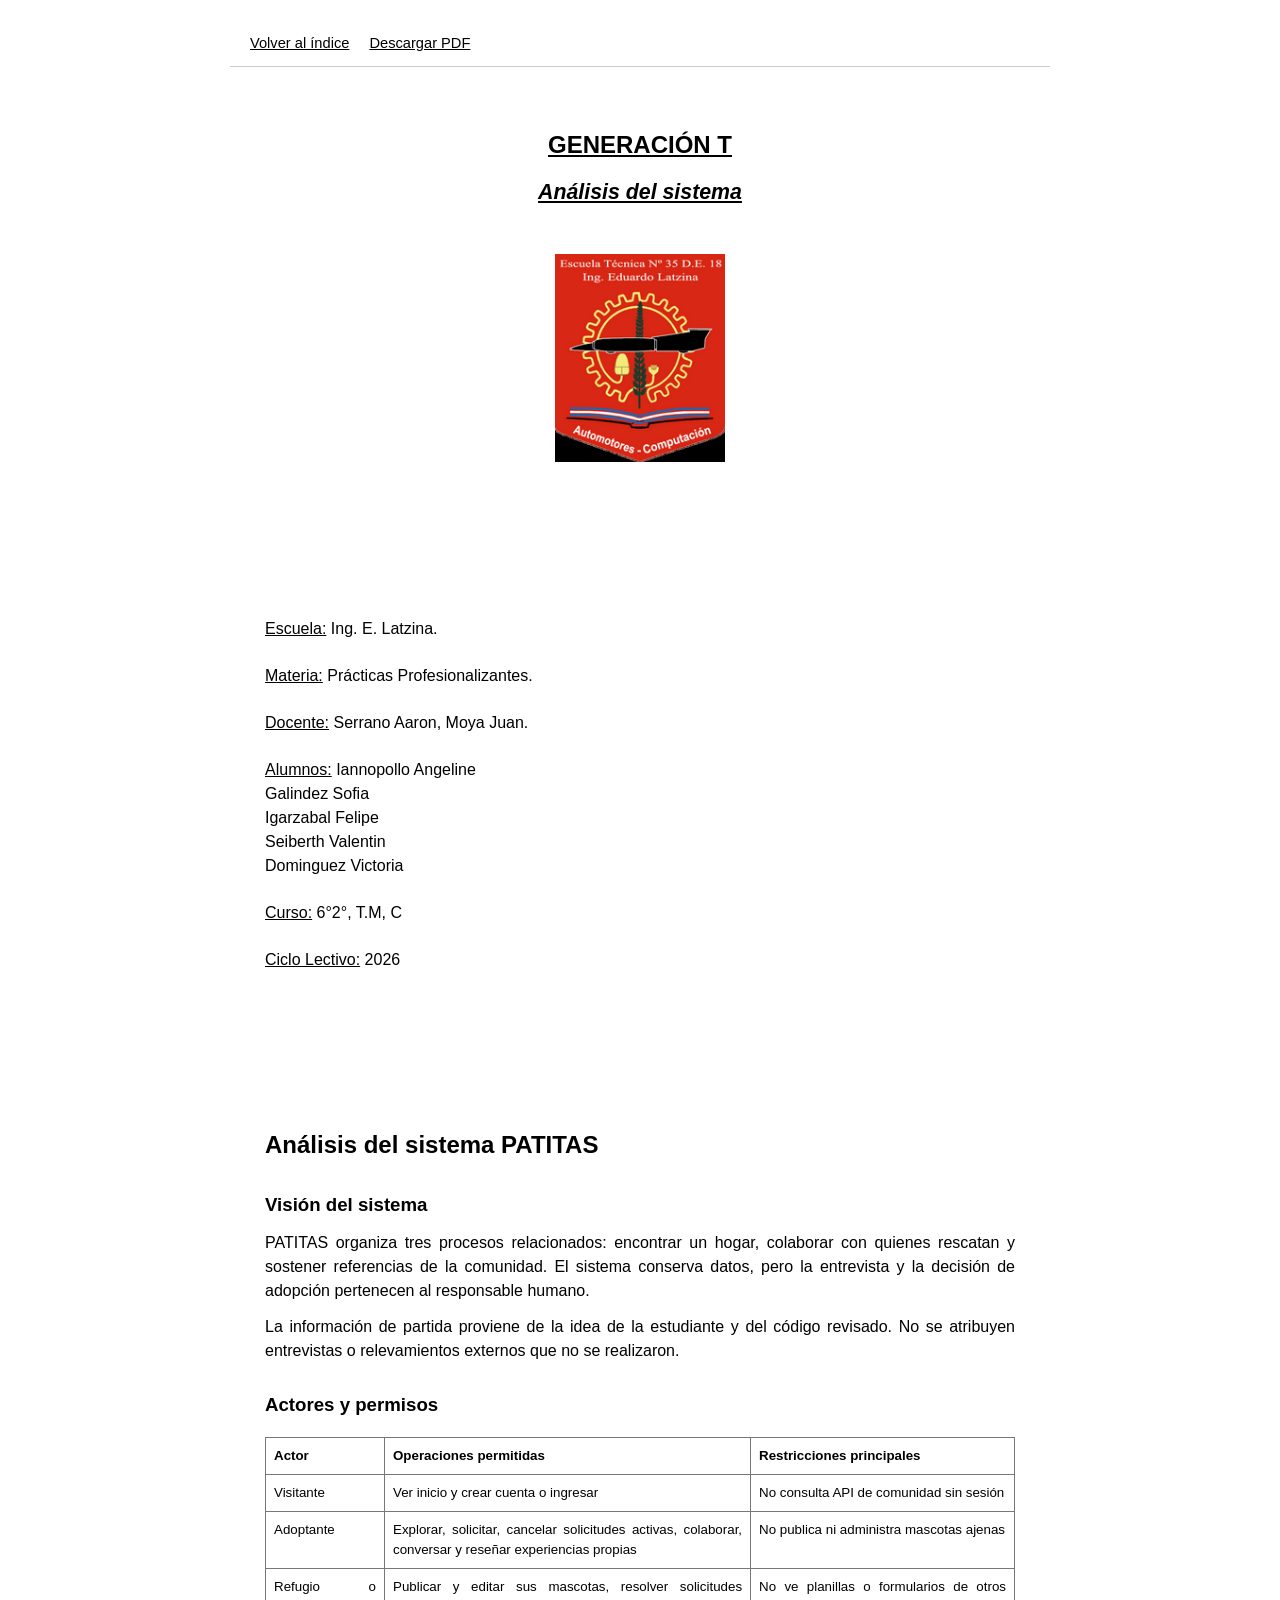
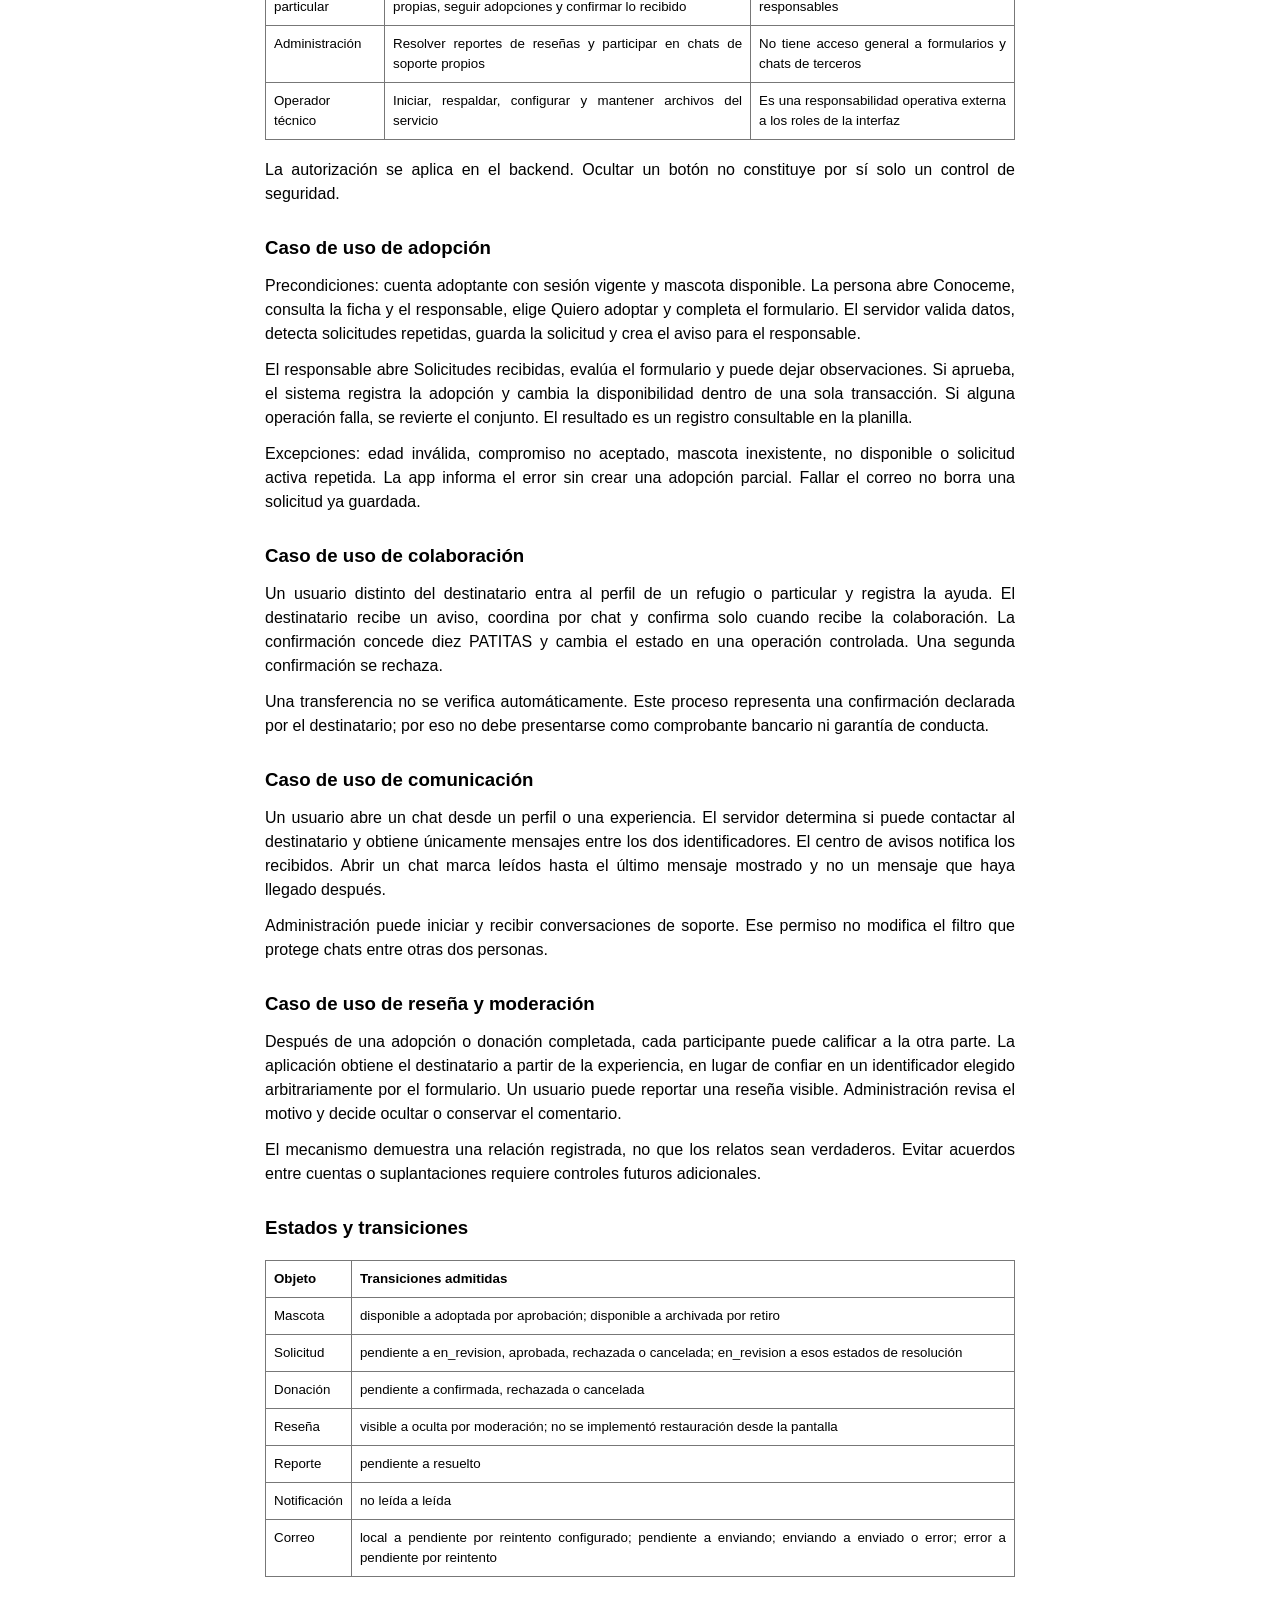
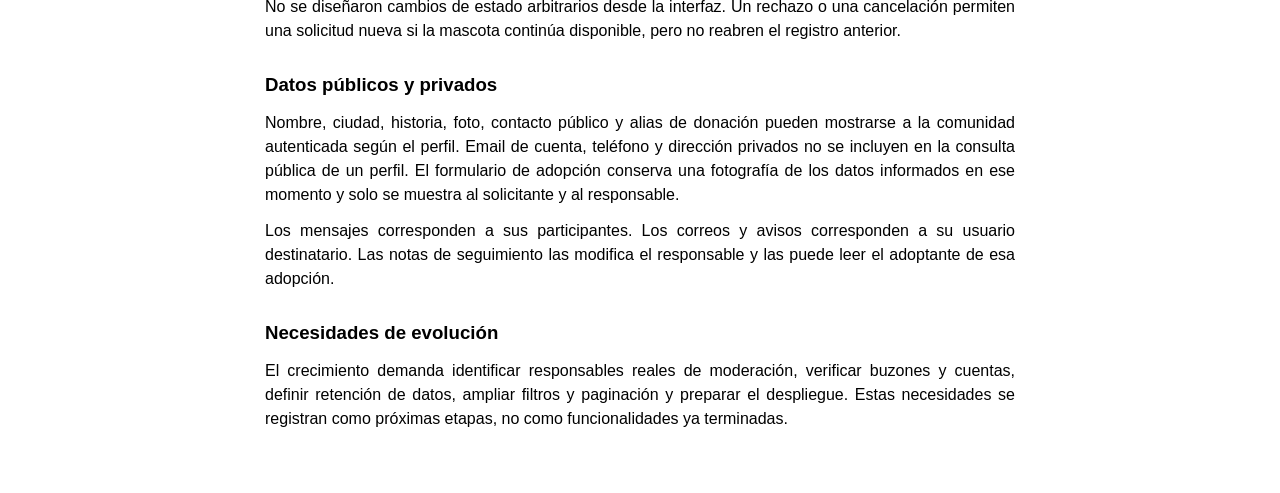
<file: editables/04-Analisis-del-sistema.html>
<!doctype html><html lang="es"><head><meta charset="utf-8"><meta name="viewport" content="width=device-width,initial-scale=1"><title>Análisis del sistema</title><link rel="stylesheet" href="../assets/documentos.css"></head><body><nav class="doc-tools"><a href="../index.html">Volver al índice</a><a href="../pdf/04-Analisis-del-sistema.pdf">Descargar PDF</a></nav><main class="documento"><section class="cover" aria-label="Carátula"><h1>GENERACIÓN T</h1><h2>Análisis del sistema</h2><img src="../assets/escudo-latzina.png" alt="Escudo de la Escuela Técnica Latzina"><div class="cover-data"><p><span>Escuela:</span> Ing. E. Latzina.</p><p><span>Materia:</span> Prácticas Profesionalizantes.</p><p><span>Docente:</span> Serrano Aaron, Moya Juan.</p><p><span>Alumnos:</span> Iannopollo Angeline<br>Galindez Sofia<br>Igarzabal Felipe<br>Seiberth Valentin<br>Dominguez Victoria</p><p><span>Curso:</span> 6°2°, T.M, C</p><p><span>Ciclo Lectivo:</span> 2026</p></div></section><article class="body"><h1>Análisis del sistema PATITAS</h1><h2>Visión del sistema</h2><p>PATITAS organiza tres procesos relacionados: encontrar un hogar, colaborar con quienes rescatan y sostener referencias de la comunidad. El sistema conserva datos, pero la entrevista y la decisión de adopción pertenecen al responsable humano.</p><p>La información de partida proviene de la idea de la estudiante y del código revisado. No se atribuyen entrevistas o relevamientos externos que no se realizaron.</p><h2>Actores y permisos</h2><table><tr><th>Actor</th><th>Operaciones permitidas</th><th>Restricciones principales</th></tr><tr><td>Visitante</td><td>Ver inicio y crear cuenta o ingresar</td><td>No consulta API de comunidad sin sesión</td></tr><tr><td>Adoptante</td><td>Explorar, solicitar, cancelar solicitudes activas, colaborar, conversar y reseñar experiencias propias</td><td>No publica ni administra mascotas ajenas</td></tr><tr><td>Refugio o particular</td><td>Publicar y editar sus mascotas, resolver solicitudes propias, seguir adopciones y confirmar lo recibido</td><td>No ve planillas o formularios de otros responsables</td></tr><tr><td>Administración</td><td>Resolver reportes de reseñas y participar en chats de soporte propios</td><td>No tiene acceso general a formularios y chats de terceros</td></tr><tr><td>Operador técnico</td><td>Iniciar, respaldar, configurar y mantener archivos del servicio</td><td>Es una responsabilidad operativa externa a los roles de la interfaz</td></tr></table><p>La autorización se aplica en el backend. Ocultar un botón no constituye por sí solo un control de seguridad.</p><h2>Caso de uso de adopción</h2><p>Precondiciones: cuenta adoptante con sesión vigente y mascota disponible. La persona abre Conoceme, consulta la ficha y el responsable, elige Quiero adoptar y completa el formulario. El servidor valida datos, detecta solicitudes repetidas, guarda la solicitud y crea el aviso para el responsable.</p><p>El responsable abre Solicitudes recibidas, evalúa el formulario y puede dejar observaciones. Si aprueba, el sistema registra la adopción y cambia la disponibilidad dentro de una sola transacción. Si alguna operación falla, se revierte el conjunto. El resultado es un registro consultable en la planilla.</p><p>Excepciones: edad inválida, compromiso no aceptado, mascota inexistente, no disponible o solicitud activa repetida. La app informa el error sin crear una adopción parcial. Fallar el correo no borra una solicitud ya guardada.</p><h2>Caso de uso de colaboración</h2><p>Un usuario distinto del destinatario entra al perfil de un refugio o particular y registra la ayuda. El destinatario recibe un aviso, coordina por chat y confirma solo cuando recibe la colaboración. La confirmación concede diez PATITAS y cambia el estado en una operación controlada. Una segunda confirmación se rechaza.</p><p>Una transferencia no se verifica automáticamente. Este proceso representa una confirmación declarada por el destinatario; por eso no debe presentarse como comprobante bancario ni garantía de conducta.</p><h2>Caso de uso de comunicación</h2><p>Un usuario abre un chat desde un perfil o una experiencia. El servidor determina si puede contactar al destinatario y obtiene únicamente mensajes entre los dos identificadores. El centro de avisos notifica los recibidos. Abrir un chat marca leídos hasta el último mensaje mostrado y no un mensaje que haya llegado después.</p><p>Administración puede iniciar y recibir conversaciones de soporte. Ese permiso no modifica el filtro que protege chats entre otras dos personas.</p><h2>Caso de uso de reseña y moderación</h2><p>Después de una adopción o donación completada, cada participante puede calificar a la otra parte. La aplicación obtiene el destinatario a partir de la experiencia, en lugar de confiar en un identificador elegido arbitrariamente por el formulario. Un usuario puede reportar una reseña visible. Administración revisa el motivo y decide ocultar o conservar el comentario.</p><p>El mecanismo demuestra una relación registrada, no que los relatos sean verdaderos. Evitar acuerdos entre cuentas o suplantaciones requiere controles futuros adicionales.</p><h2>Estados y transiciones</h2><table><tr><th>Objeto</th><th>Transiciones admitidas</th></tr><tr><td>Mascota</td><td>disponible a adoptada por aprobación; disponible a archivada por retiro</td></tr><tr><td>Solicitud</td><td>pendiente a en_revision, aprobada, rechazada o cancelada; en_revision a esos estados de resolución</td></tr><tr><td>Donación</td><td>pendiente a confirmada, rechazada o cancelada</td></tr><tr><td>Reseña</td><td>visible a oculta por moderación; no se implementó restauración desde la pantalla</td></tr><tr><td>Reporte</td><td>pendiente a resuelto</td></tr><tr><td>Notificación</td><td>no leída a leída</td></tr><tr><td>Correo</td><td>local a pendiente por reintento configurado; pendiente a enviando; enviando a enviado o error; error a pendiente por reintento</td></tr></table><p>No se diseñaron cambios de estado arbitrarios desde la interfaz. Un rechazo o una cancelación permiten una solicitud nueva si la mascota continúa disponible, pero no reabren el registro anterior.</p><h2>Datos públicos y privados</h2><p>Nombre, ciudad, historia, foto, contacto público y alias de donación pueden mostrarse a la comunidad autenticada según el perfil. Email de cuenta, teléfono y dirección privados no se incluyen en la consulta pública de un perfil. El formulario de adopción conserva una fotografía de los datos informados en ese momento y solo se muestra al solicitante y al responsable.</p><p>Los mensajes corresponden a sus participantes. Los correos y avisos corresponden a su usuario destinatario. Las notas de seguimiento las modifica el responsable y las puede leer el adoptante de esa adopción.</p><h2>Necesidades de evolución</h2><p>El crecimiento demanda identificar responsables reales de moderación, verificar buzones y cuentas, definir retención de datos, ampliar filtros y paginación y preparar el despliegue. Estas necesidades se registran como próximas etapas, no como funcionalidades ya terminadas.</p></article></main></body></html>
</file>
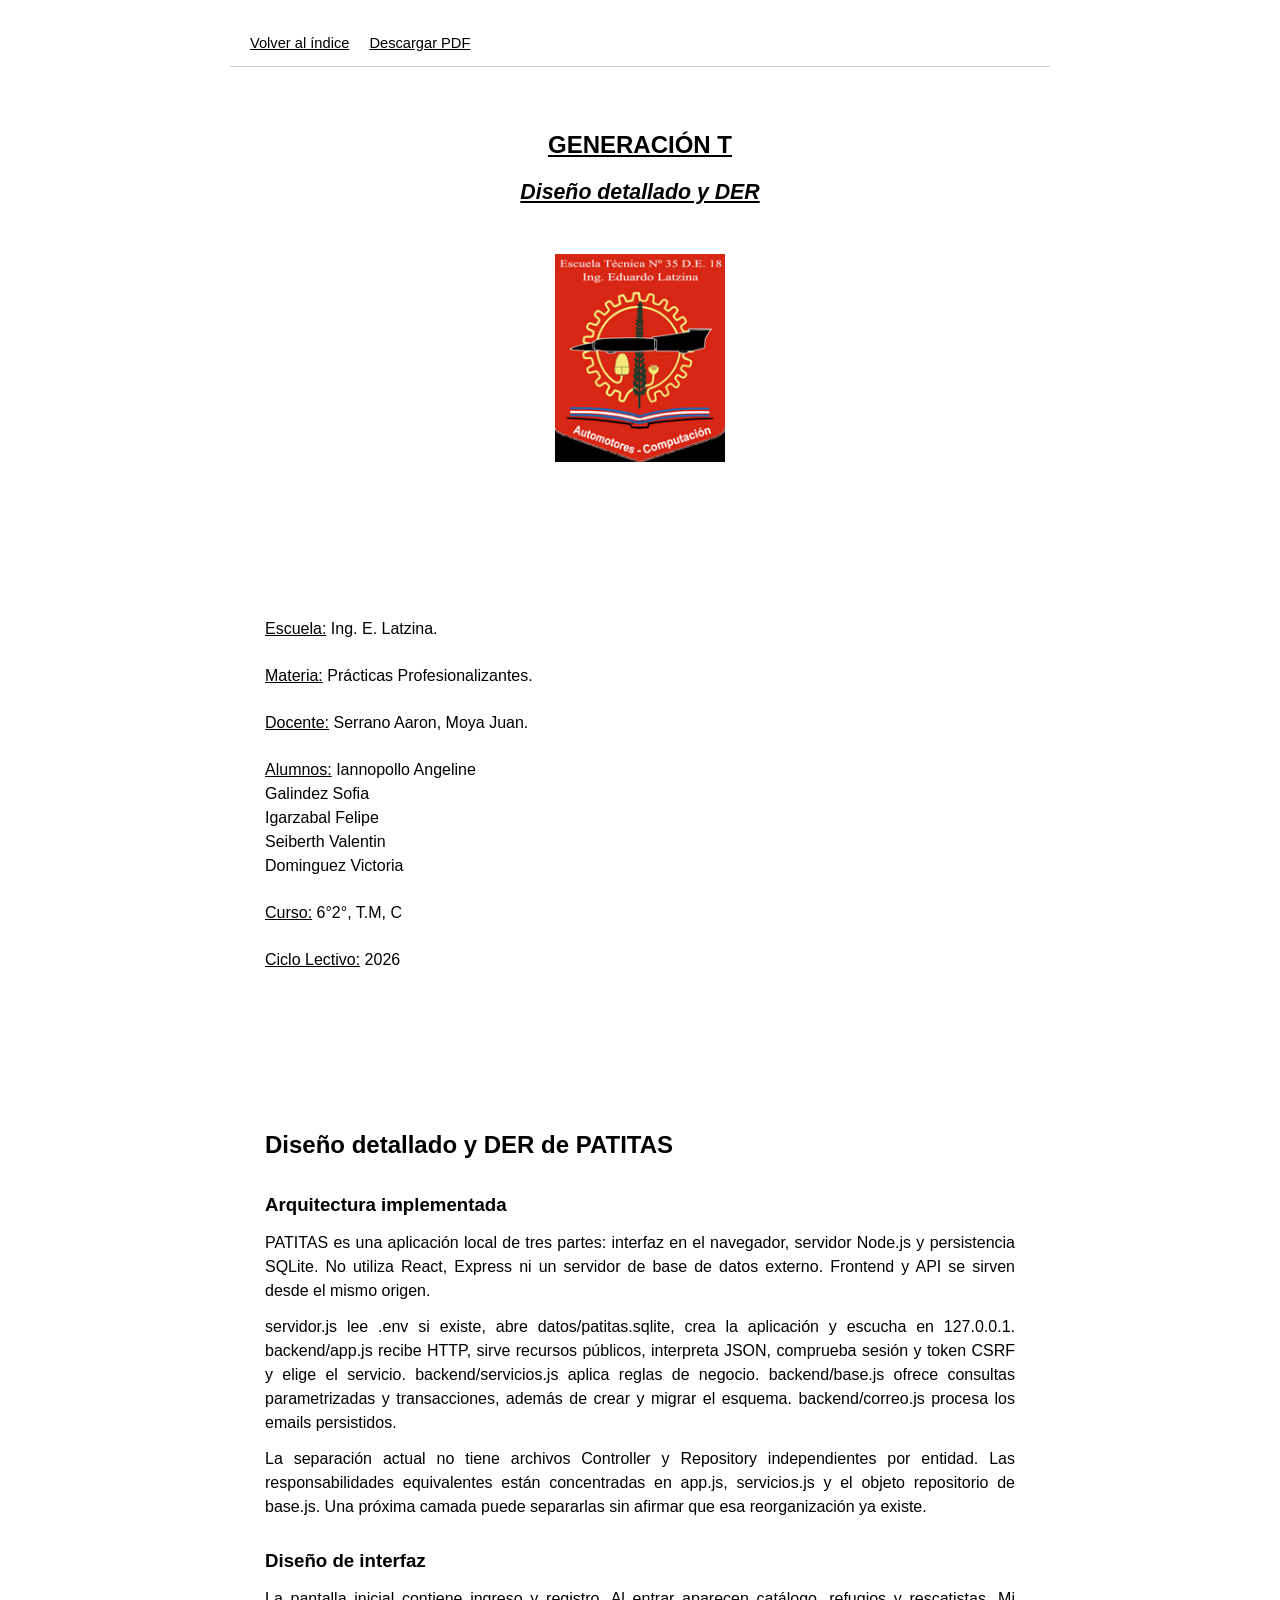
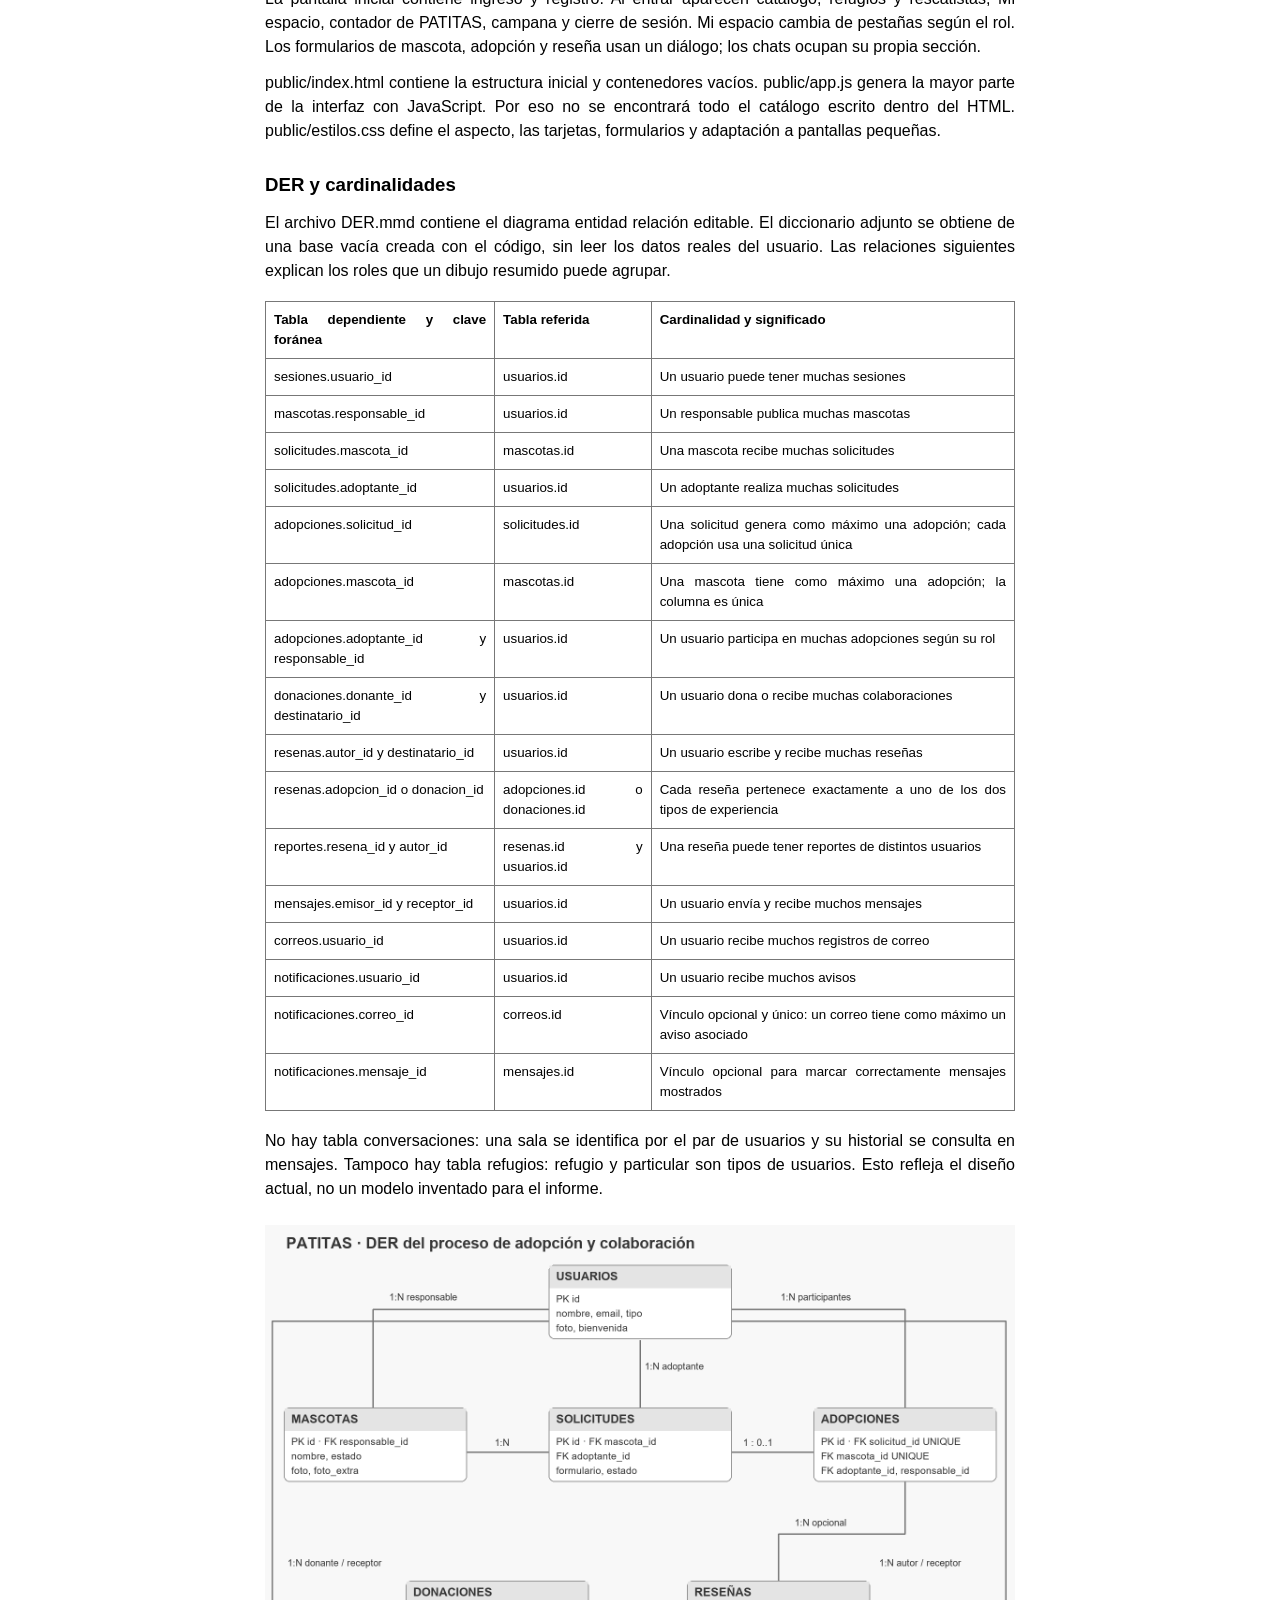
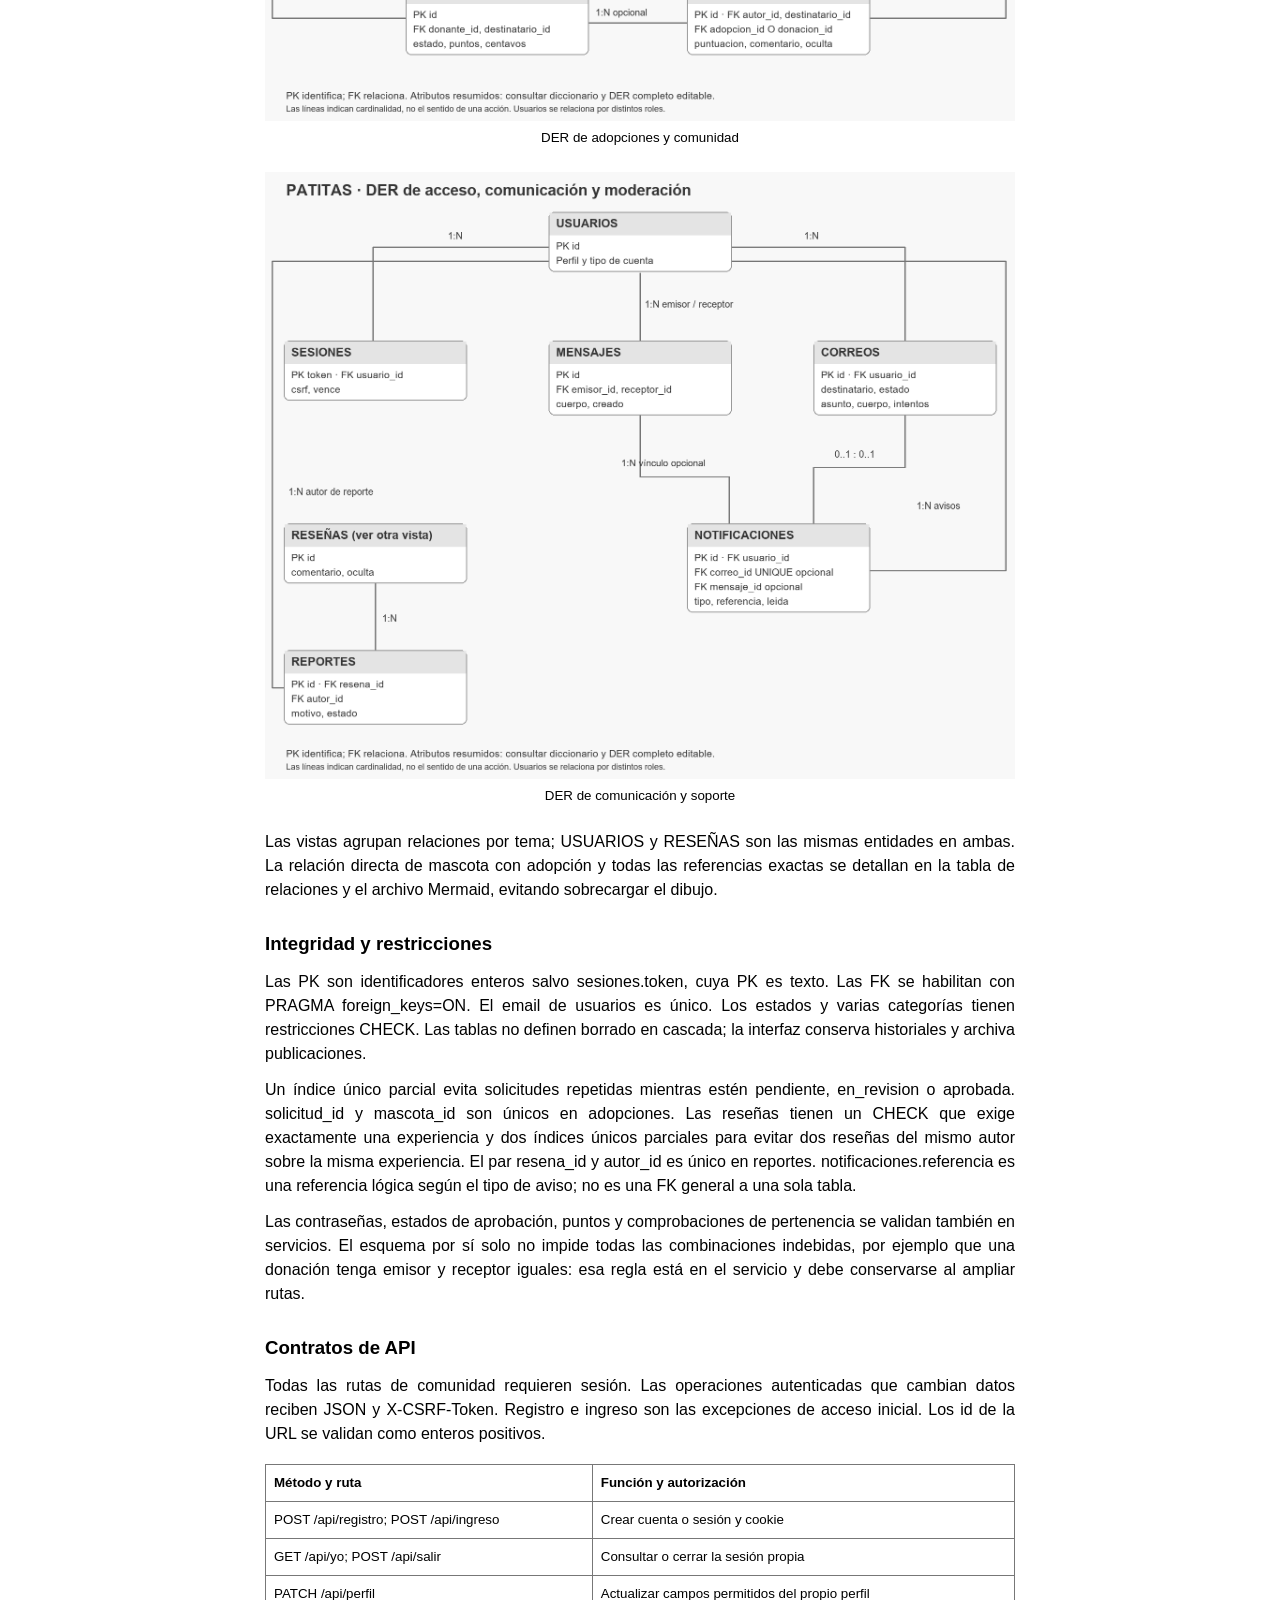
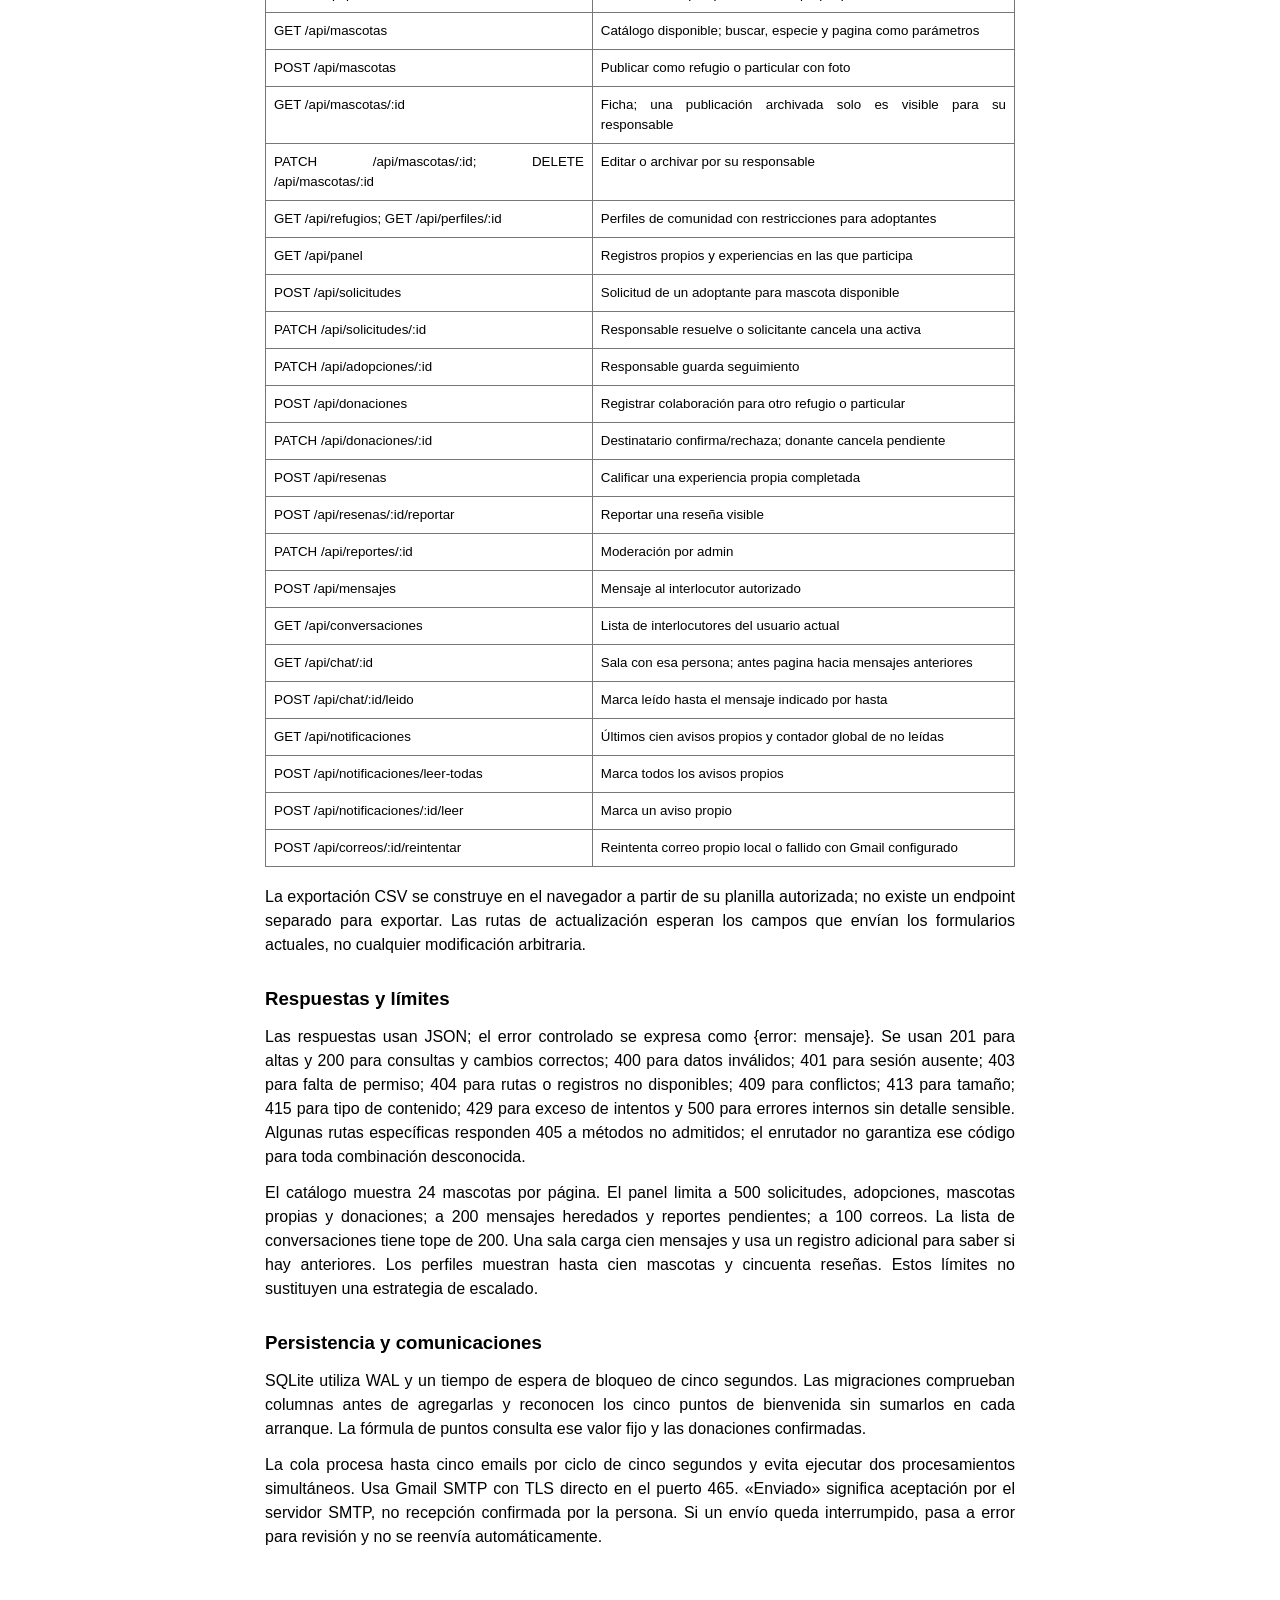
<file: editables/05-Diseno-detallado-y-DER.html>
<!doctype html><html lang="es"><head><meta charset="utf-8"><meta name="viewport" content="width=device-width,initial-scale=1"><title>Diseño detallado y DER</title><link rel="stylesheet" href="../assets/documentos.css"></head><body><nav class="doc-tools"><a href="../index.html">Volver al índice</a><a href="../pdf/05-Diseno-detallado-y-DER.pdf">Descargar PDF</a></nav><main class="documento"><section class="cover" aria-label="Carátula"><h1>GENERACIÓN T</h1><h2>Diseño detallado y DER</h2><img src="../assets/escudo-latzina.png" alt="Escudo de la Escuela Técnica Latzina"><div class="cover-data"><p><span>Escuela:</span> Ing. E. Latzina.</p><p><span>Materia:</span> Prácticas Profesionalizantes.</p><p><span>Docente:</span> Serrano Aaron, Moya Juan.</p><p><span>Alumnos:</span> Iannopollo Angeline<br>Galindez Sofia<br>Igarzabal Felipe<br>Seiberth Valentin<br>Dominguez Victoria</p><p><span>Curso:</span> 6°2°, T.M, C</p><p><span>Ciclo Lectivo:</span> 2026</p></div></section><article class="body"><h1>Diseño detallado y DER de PATITAS</h1><h2>Arquitectura implementada</h2><p>PATITAS es una aplicación local de tres partes: interfaz en el navegador, servidor Node.js y persistencia SQLite. No utiliza React, Express ni un servidor de base de datos externo. Frontend y API se sirven desde el mismo origen.</p><p>servidor.js lee .env si existe, abre datos/patitas.sqlite, crea la aplicación y escucha en 127.0.0.1. backend/app.js recibe HTTP, sirve recursos públicos, interpreta JSON, comprueba sesión y token CSRF y elige el servicio. backend/servicios.js aplica reglas de negocio. backend/base.js ofrece consultas parametrizadas y transacciones, además de crear y migrar el esquema. backend/correo.js procesa los emails persistidos.</p><p>La separación actual no tiene archivos Controller y Repository independientes por entidad. Las responsabilidades equivalentes están concentradas en app.js, servicios.js y el objeto repositorio de base.js. Una próxima camada puede separarlas sin afirmar que esa reorganización ya existe.</p><h2>Diseño de interfaz</h2><p>La pantalla inicial contiene ingreso y registro. Al entrar aparecen catálogo, refugios y rescatistas, Mi espacio, contador de PATITAS, campana y cierre de sesión. Mi espacio cambia de pestañas según el rol. Los formularios de mascota, adopción y reseña usan un diálogo; los chats ocupan su propia sección.</p><p>public/index.html contiene la estructura inicial y contenedores vacíos. public/app.js genera la mayor parte de la interfaz con JavaScript. Por eso no se encontrará todo el catálogo escrito dentro del HTML. public/estilos.css define el aspecto, las tarjetas, formularios y adaptación a pantallas pequeñas.</p><h2>DER y cardinalidades</h2><p>El archivo DER.mmd contiene el diagrama entidad relación editable. El diccionario adjunto se obtiene de una base vacía creada con el código, sin leer los datos reales del usuario. Las relaciones siguientes explican los roles que un dibujo resumido puede agrupar.</p><table><tr><th>Tabla dependiente y clave foránea</th><th>Tabla referida</th><th>Cardinalidad y significado</th></tr><tr><td>sesiones.usuario_id</td><td>usuarios.id</td><td>Un usuario puede tener muchas sesiones</td></tr><tr><td>mascotas.responsable_id</td><td>usuarios.id</td><td>Un responsable publica muchas mascotas</td></tr><tr><td>solicitudes.mascota_id</td><td>mascotas.id</td><td>Una mascota recibe muchas solicitudes</td></tr><tr><td>solicitudes.adoptante_id</td><td>usuarios.id</td><td>Un adoptante realiza muchas solicitudes</td></tr><tr><td>adopciones.solicitud_id</td><td>solicitudes.id</td><td>Una solicitud genera como máximo una adopción; cada adopción usa una solicitud única</td></tr><tr><td>adopciones.mascota_id</td><td>mascotas.id</td><td>Una mascota tiene como máximo una adopción; la columna es única</td></tr><tr><td>adopciones.adoptante_id y responsable_id</td><td>usuarios.id</td><td>Un usuario participa en muchas adopciones según su rol</td></tr><tr><td>donaciones.donante_id y destinatario_id</td><td>usuarios.id</td><td>Un usuario dona o recibe muchas colaboraciones</td></tr><tr><td>resenas.autor_id y destinatario_id</td><td>usuarios.id</td><td>Un usuario escribe y recibe muchas reseñas</td></tr><tr><td>resenas.adopcion_id o donacion_id</td><td>adopciones.id o donaciones.id</td><td>Cada reseña pertenece exactamente a uno de los dos tipos de experiencia</td></tr><tr><td>reportes.resena_id y autor_id</td><td>resenas.id y usuarios.id</td><td>Una reseña puede tener reportes de distintos usuarios</td></tr><tr><td>mensajes.emisor_id y receptor_id</td><td>usuarios.id</td><td>Un usuario envía y recibe muchos mensajes</td></tr><tr><td>correos.usuario_id</td><td>usuarios.id</td><td>Un usuario recibe muchos registros de correo</td></tr><tr><td>notificaciones.usuario_id</td><td>usuarios.id</td><td>Un usuario recibe muchos avisos</td></tr><tr><td>notificaciones.correo_id</td><td>correos.id</td><td>Vínculo opcional y único: un correo tiene como máximo un aviso asociado</td></tr><tr><td>notificaciones.mensaje_id</td><td>mensajes.id</td><td>Vínculo opcional para marcar correctamente mensajes mostrados</td></tr></table><p>No hay tabla conversaciones: una sala se identifica por el par de usuarios y su historial se consulta en mensajes. Tampoco hay tabla refugios: refugio y particular son tipos de usuarios. Esto refleja el diseño actual, no un modelo inventado para el informe.</p><figure><img src="../assets/DER-adopciones-y-comunidad.png" alt="DER de adopciones y comunidad"><figcaption>DER de adopciones y comunidad</figcaption></figure><figure><img src="../assets/DER-comunicacion-y-soporte.png" alt="DER de comunicación y soporte"><figcaption>DER de comunicación y soporte</figcaption></figure><p>Las vistas agrupan relaciones por tema; USUARIOS y RESEÑAS son las mismas entidades en ambas. La relación directa de mascota con adopción y todas las referencias exactas se detallan en la tabla de relaciones y el archivo Mermaid, evitando sobrecargar el dibujo.</p><h2>Integridad y restricciones</h2><p>Las PK son identificadores enteros salvo sesiones.token, cuya PK es texto. Las FK se habilitan con PRAGMA foreign_keys=ON. El email de usuarios es único. Los estados y varias categorías tienen restricciones CHECK. Las tablas no definen borrado en cascada; la interfaz conserva historiales y archiva publicaciones.</p><p>Un índice único parcial evita solicitudes repetidas mientras estén pendiente, en_revision o aprobada. solicitud_id y mascota_id son únicos en adopciones. Las reseñas tienen un CHECK que exige exactamente una experiencia y dos índices únicos parciales para evitar dos reseñas del mismo autor sobre la misma experiencia. El par resena_id y autor_id es único en reportes. notificaciones.referencia es una referencia lógica según el tipo de aviso; no es una FK general a una sola tabla.</p><p>Las contraseñas, estados de aprobación, puntos y comprobaciones de pertenencia se validan también en servicios. El esquema por sí solo no impide todas las combinaciones indebidas, por ejemplo que una donación tenga emisor y receptor iguales: esa regla está en el servicio y debe conservarse al ampliar rutas.</p><h2>Contratos de API</h2><p>Todas las rutas de comunidad requieren sesión. Las operaciones autenticadas que cambian datos reciben JSON y X-CSRF-Token. Registro e ingreso son las excepciones de acceso inicial. Los id de la URL se validan como enteros positivos.</p><table><tr><th>Método y ruta</th><th>Función y autorización</th></tr><tr><td>POST /api/registro; POST /api/ingreso</td><td>Crear cuenta o sesión y cookie</td></tr><tr><td>GET /api/yo; POST /api/salir</td><td>Consultar o cerrar la sesión propia</td></tr><tr><td>PATCH /api/perfil</td><td>Actualizar campos permitidos del propio perfil</td></tr><tr><td>GET /api/mascotas</td><td>Catálogo disponible; buscar, especie y pagina como parámetros</td></tr><tr><td>POST /api/mascotas</td><td>Publicar como refugio o particular con foto</td></tr><tr><td>GET /api/mascotas/:id</td><td>Ficha; una publicación archivada solo es visible para su responsable</td></tr><tr><td>PATCH /api/mascotas/:id; DELETE /api/mascotas/:id</td><td>Editar o archivar por su responsable</td></tr><tr><td>GET /api/refugios; GET /api/perfiles/:id</td><td>Perfiles de comunidad con restricciones para adoptantes</td></tr><tr><td>GET /api/panel</td><td>Registros propios y experiencias en las que participa</td></tr><tr><td>POST /api/solicitudes</td><td>Solicitud de un adoptante para mascota disponible</td></tr><tr><td>PATCH /api/solicitudes/:id</td><td>Responsable resuelve o solicitante cancela una activa</td></tr><tr><td>PATCH /api/adopciones/:id</td><td>Responsable guarda seguimiento</td></tr><tr><td>POST /api/donaciones</td><td>Registrar colaboración para otro refugio o particular</td></tr><tr><td>PATCH /api/donaciones/:id</td><td>Destinatario confirma/rechaza; donante cancela pendiente</td></tr><tr><td>POST /api/resenas</td><td>Calificar una experiencia propia completada</td></tr><tr><td>POST /api/resenas/:id/reportar</td><td>Reportar una reseña visible</td></tr><tr><td>PATCH /api/reportes/:id</td><td>Moderación por admin</td></tr><tr><td>POST /api/mensajes</td><td>Mensaje al interlocutor autorizado</td></tr><tr><td>GET /api/conversaciones</td><td>Lista de interlocutores del usuario actual</td></tr><tr><td>GET /api/chat/:id</td><td>Sala con esa persona; antes pagina hacia mensajes anteriores</td></tr><tr><td>POST /api/chat/:id/leido</td><td>Marca leído hasta el mensaje indicado por hasta</td></tr><tr><td>GET /api/notificaciones</td><td>Últimos cien avisos propios y contador global de no leídas</td></tr><tr><td>POST /api/notificaciones/leer-todas</td><td>Marca todos los avisos propios</td></tr><tr><td>POST /api/notificaciones/:id/leer</td><td>Marca un aviso propio</td></tr><tr><td>POST /api/correos/:id/reintentar</td><td>Reintenta correo propio local o fallido con Gmail configurado</td></tr></table><p>La exportación CSV se construye en el navegador a partir de su planilla autorizada; no existe un endpoint separado para exportar. Las rutas de actualización esperan los campos que envían los formularios actuales, no cualquier modificación arbitraria.</p><h2>Respuestas y límites</h2><p>Las respuestas usan JSON; el error controlado se expresa como {error: mensaje}. Se usan 201 para altas y 200 para consultas y cambios correctos; 400 para datos inválidos; 401 para sesión ausente; 403 para falta de permiso; 404 para rutas o registros no disponibles; 409 para conflictos; 413 para tamaño; 415 para tipo de contenido; 429 para exceso de intentos y 500 para errores internos sin detalle sensible. Algunas rutas específicas responden 405 a métodos no admitidos; el enrutador no garantiza ese código para toda combinación desconocida.</p><p>El catálogo muestra 24 mascotas por página. El panel limita a 500 solicitudes, adopciones, mascotas propias y donaciones; a 200 mensajes heredados y reportes pendientes; a 100 correos. La lista de conversaciones tiene tope de 200. Una sala carga cien mensajes y usa un registro adicional para saber si hay anteriores. Los perfiles muestran hasta cien mascotas y cincuenta reseñas. Estos límites no sustituyen una estrategia de escalado.</p><h2>Persistencia y comunicaciones</h2><p>SQLite utiliza WAL y un tiempo de espera de bloqueo de cinco segundos. Las migraciones comprueban columnas antes de agregarlas y reconocen los cinco puntos de bienvenida sin sumarlos en cada arranque. La fórmula de puntos consulta ese valor fijo y las donaciones confirmadas.</p><p>La cola procesa hasta cinco emails por ciclo de cinco segundos y evita ejecutar dos procesamientos simultáneos. Usa Gmail SMTP con TLS directo en el puerto 465. «Enviado» significa aceptación por el servidor SMTP, no recepción confirmada por la persona. Si un envío queda interrumpido, pasa a error para revisión y no se reenvía automáticamente.</p></article></main></body></html>
</file>
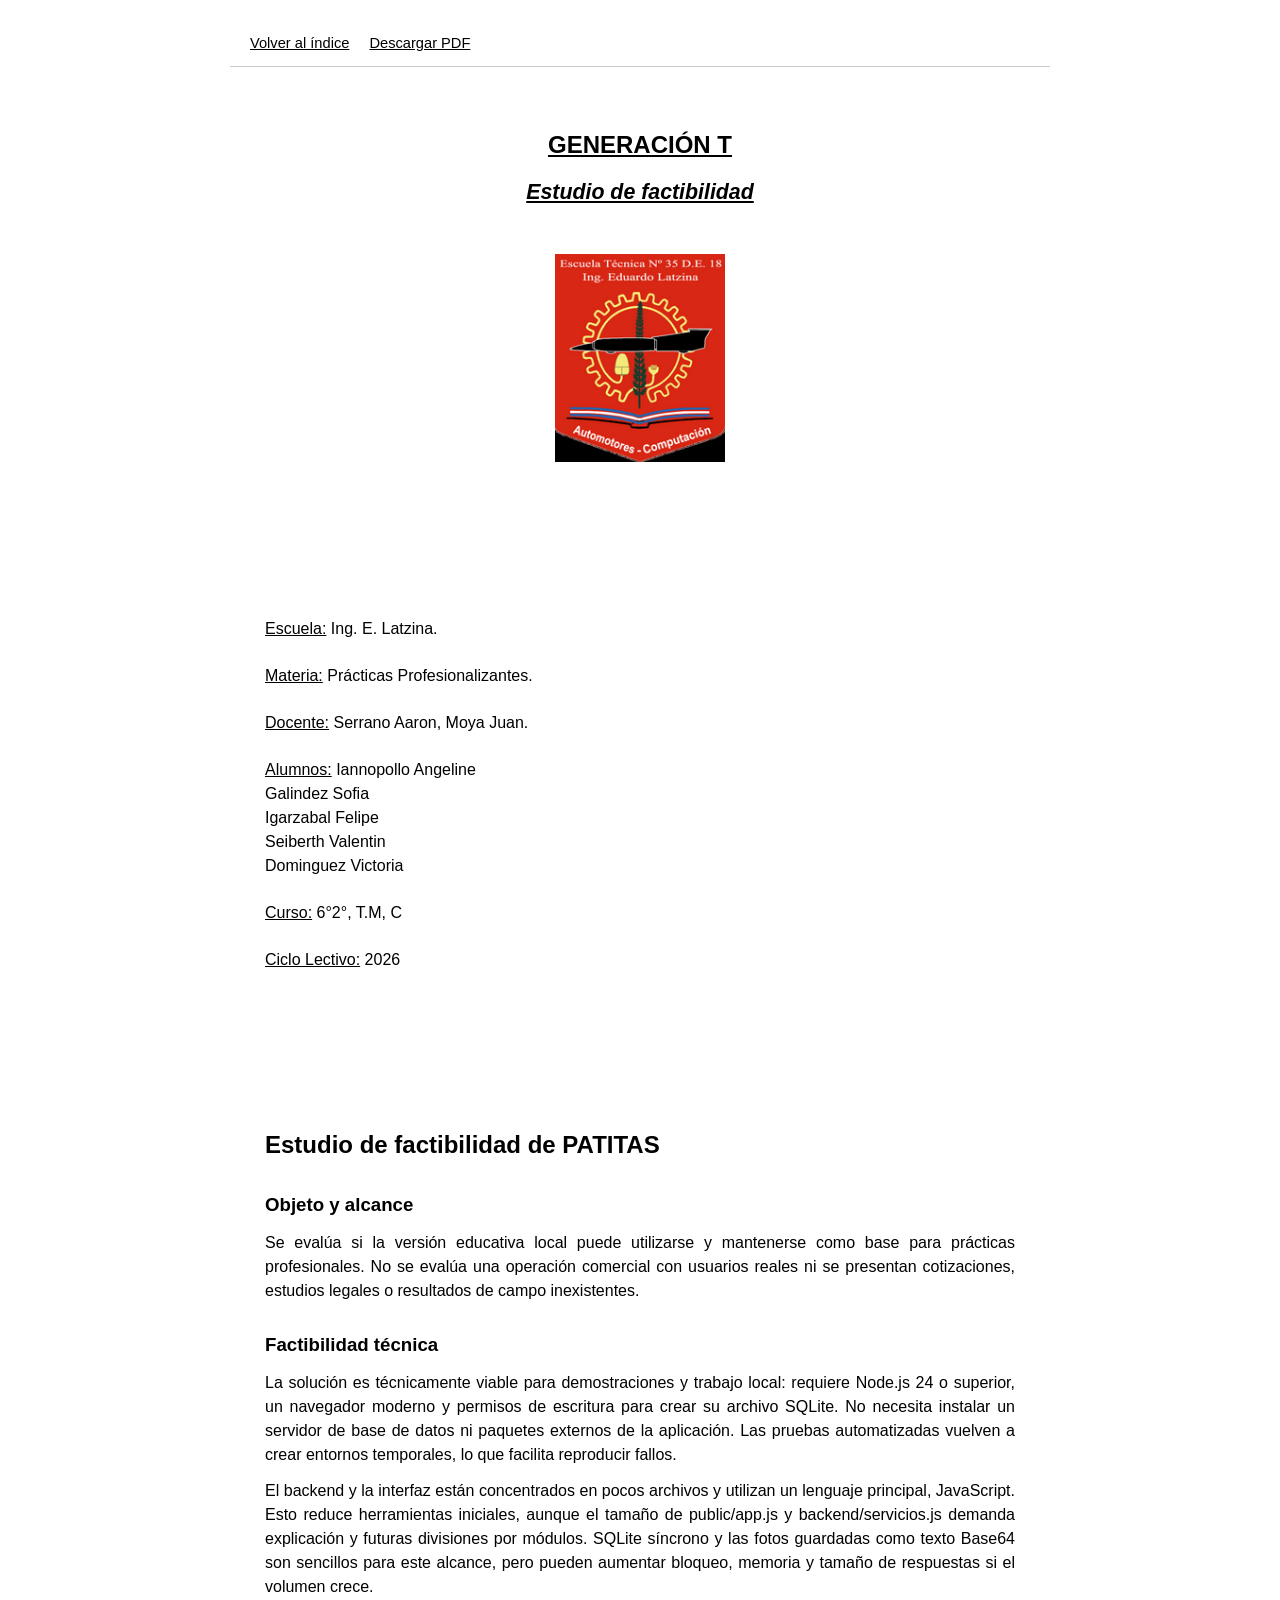
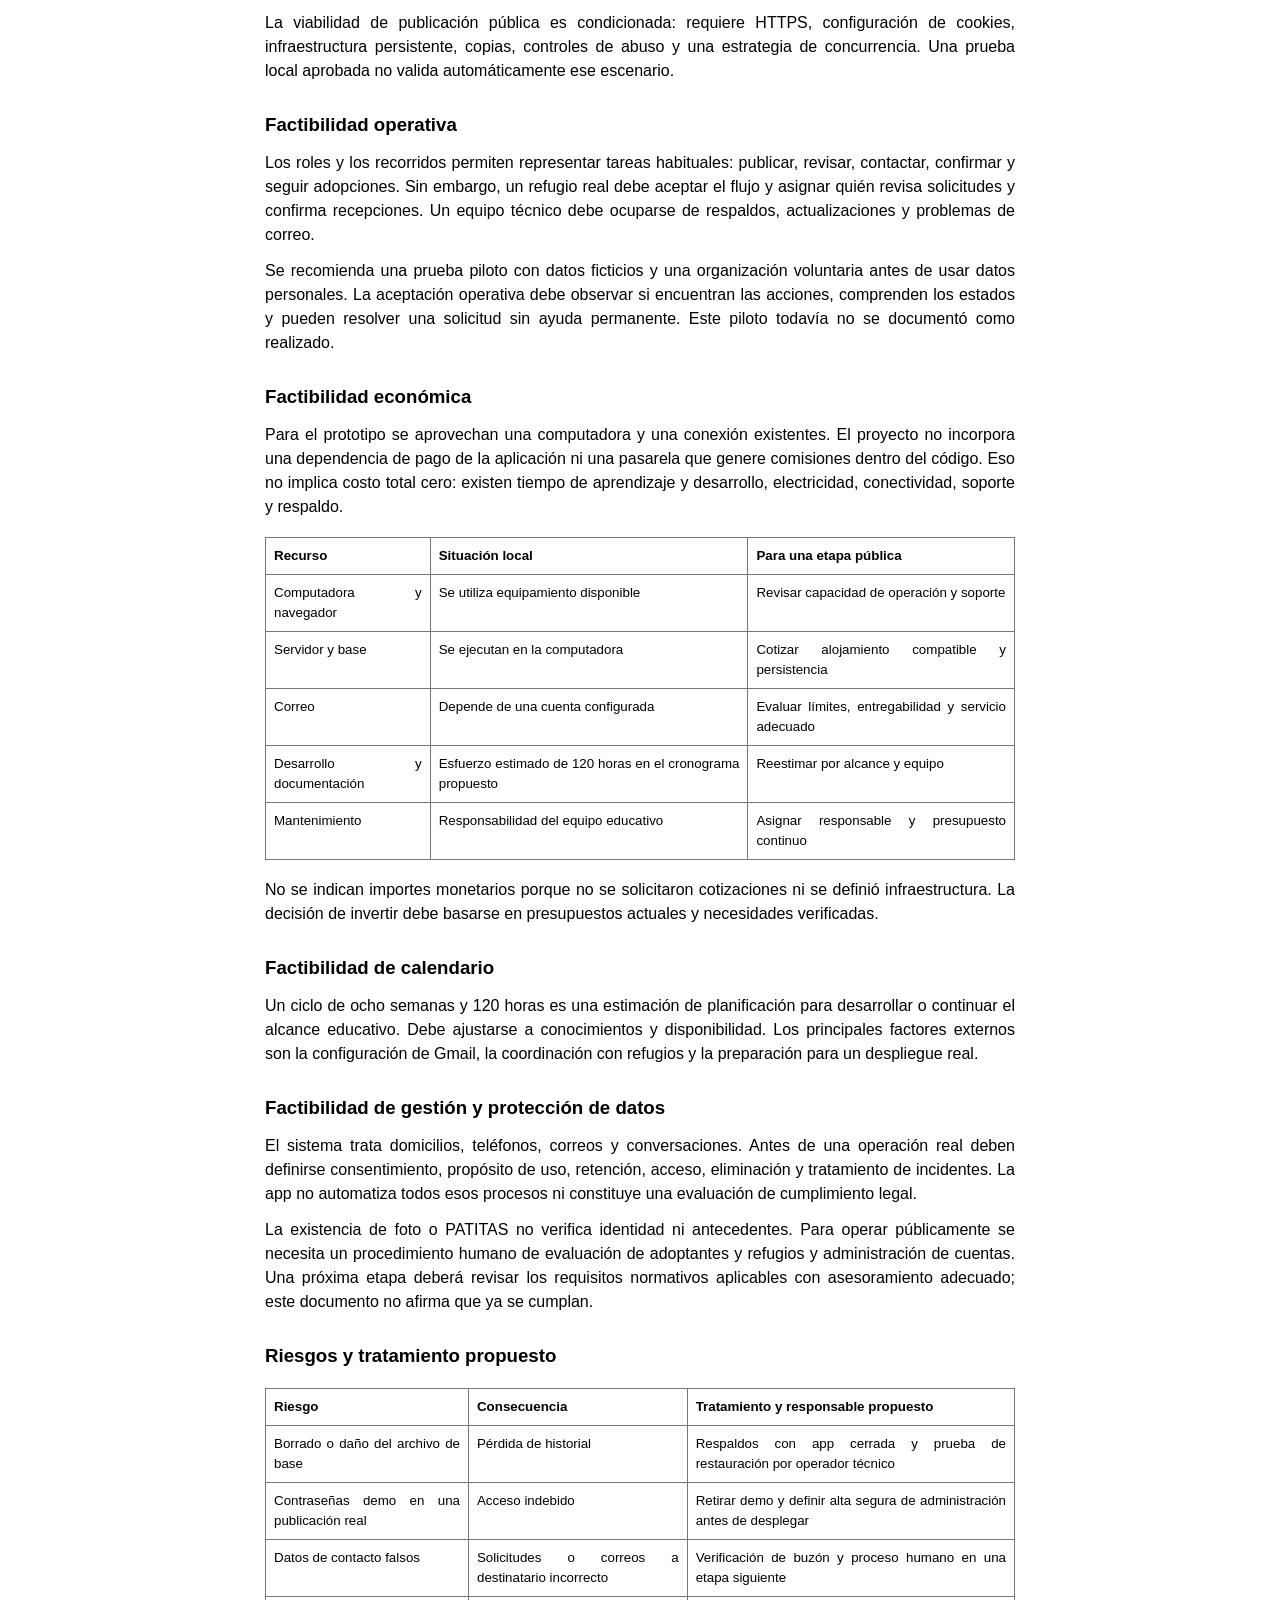
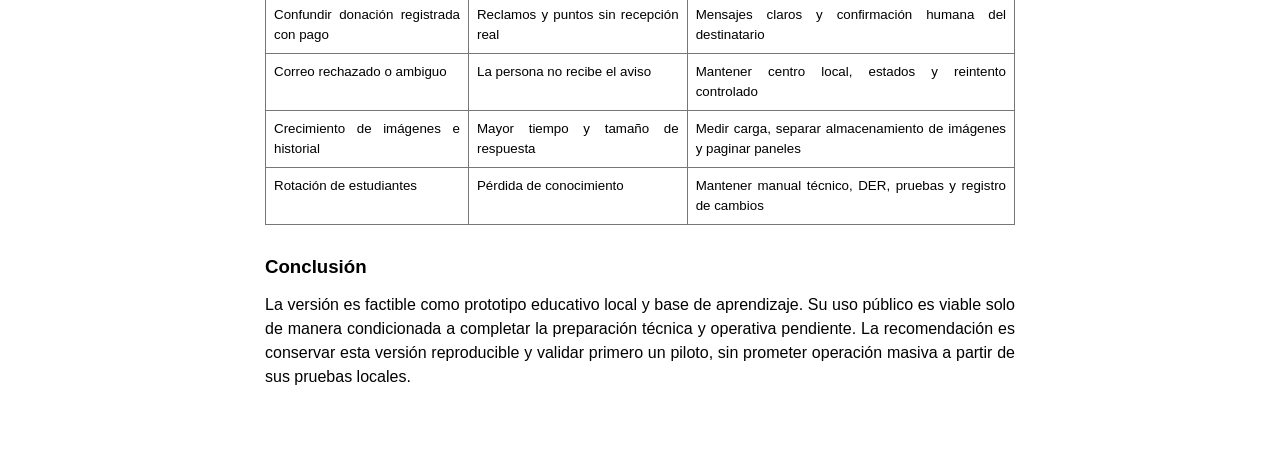
<file: editables/06-Estudio-de-factibilidad.html>
<!doctype html><html lang="es"><head><meta charset="utf-8"><meta name="viewport" content="width=device-width,initial-scale=1"><title>Estudio de factibilidad</title><link rel="stylesheet" href="../assets/documentos.css"></head><body><nav class="doc-tools"><a href="../index.html">Volver al índice</a><a href="../pdf/06-Estudio-de-factibilidad.pdf">Descargar PDF</a></nav><main class="documento"><section class="cover" aria-label="Carátula"><h1>GENERACIÓN T</h1><h2>Estudio de factibilidad</h2><img src="../assets/escudo-latzina.png" alt="Escudo de la Escuela Técnica Latzina"><div class="cover-data"><p><span>Escuela:</span> Ing. E. Latzina.</p><p><span>Materia:</span> Prácticas Profesionalizantes.</p><p><span>Docente:</span> Serrano Aaron, Moya Juan.</p><p><span>Alumnos:</span> Iannopollo Angeline<br>Galindez Sofia<br>Igarzabal Felipe<br>Seiberth Valentin<br>Dominguez Victoria</p><p><span>Curso:</span> 6°2°, T.M, C</p><p><span>Ciclo Lectivo:</span> 2026</p></div></section><article class="body"><h1>Estudio de factibilidad de PATITAS</h1><h2>Objeto y alcance</h2><p>Se evalúa si la versión educativa local puede utilizarse y mantenerse como base para prácticas profesionales. No se evalúa una operación comercial con usuarios reales ni se presentan cotizaciones, estudios legales o resultados de campo inexistentes.</p><h2>Factibilidad técnica</h2><p>La solución es técnicamente viable para demostraciones y trabajo local: requiere Node.js 24 o superior, un navegador moderno y permisos de escritura para crear su archivo SQLite. No necesita instalar un servidor de base de datos ni paquetes externos de la aplicación. Las pruebas automatizadas vuelven a crear entornos temporales, lo que facilita reproducir fallos.</p><p>El backend y la interfaz están concentrados en pocos archivos y utilizan un lenguaje principal, JavaScript. Esto reduce herramientas iniciales, aunque el tamaño de public/app.js y backend/servicios.js demanda explicación y futuras divisiones por módulos. SQLite síncrono y las fotos guardadas como texto Base64 son sencillos para este alcance, pero pueden aumentar bloqueo, memoria y tamaño de respuestas si el volumen crece.</p><p>La viabilidad de publicación pública es condicionada: requiere HTTPS, configuración de cookies, infraestructura persistente, copias, controles de abuso y una estrategia de concurrencia. Una prueba local aprobada no valida automáticamente ese escenario.</p><h2>Factibilidad operativa</h2><p>Los roles y los recorridos permiten representar tareas habituales: publicar, revisar, contactar, confirmar y seguir adopciones. Sin embargo, un refugio real debe aceptar el flujo y asignar quién revisa solicitudes y confirma recepciones. Un equipo técnico debe ocuparse de respaldos, actualizaciones y problemas de correo.</p><p>Se recomienda una prueba piloto con datos ficticios y una organización voluntaria antes de usar datos personales. La aceptación operativa debe observar si encuentran las acciones, comprenden los estados y pueden resolver una solicitud sin ayuda permanente. Este piloto todavía no se documentó como realizado.</p><h2>Factibilidad económica</h2><p>Para el prototipo se aprovechan una computadora y una conexión existentes. El proyecto no incorpora una dependencia de pago de la aplicación ni una pasarela que genere comisiones dentro del código. Eso no implica costo total cero: existen tiempo de aprendizaje y desarrollo, electricidad, conectividad, soporte y respaldo.</p><table><tr><th>Recurso</th><th>Situación local</th><th>Para una etapa pública</th></tr><tr><td>Computadora y navegador</td><td>Se utiliza equipamiento disponible</td><td>Revisar capacidad de operación y soporte</td></tr><tr><td>Servidor y base</td><td>Se ejecutan en la computadora</td><td>Cotizar alojamiento compatible y persistencia</td></tr><tr><td>Correo</td><td>Depende de una cuenta configurada</td><td>Evaluar límites, entregabilidad y servicio adecuado</td></tr><tr><td>Desarrollo y documentación</td><td>Esfuerzo estimado de 120 horas en el cronograma propuesto</td><td>Reestimar por alcance y equipo</td></tr><tr><td>Mantenimiento</td><td>Responsabilidad del equipo educativo</td><td>Asignar responsable y presupuesto continuo</td></tr></table><p>No se indican importes monetarios porque no se solicitaron cotizaciones ni se definió infraestructura. La decisión de invertir debe basarse en presupuestos actuales y necesidades verificadas.</p><h2>Factibilidad de calendario</h2><p>Un ciclo de ocho semanas y 120 horas es una estimación de planificación para desarrollar o continuar el alcance educativo. Debe ajustarse a conocimientos y disponibilidad. Los principales factores externos son la configuración de Gmail, la coordinación con refugios y la preparación para un despliegue real.</p><h2>Factibilidad de gestión y protección de datos</h2><p>El sistema trata domicilios, teléfonos, correos y conversaciones. Antes de una operación real deben definirse consentimiento, propósito de uso, retención, acceso, eliminación y tratamiento de incidentes. La app no automatiza todos esos procesos ni constituye una evaluación de cumplimiento legal.</p><p>La existencia de foto o PATITAS no verifica identidad ni antecedentes. Para operar públicamente se necesita un procedimiento humano de evaluación de adoptantes y refugios y administración de cuentas. Una próxima etapa deberá revisar los requisitos normativos aplicables con asesoramiento adecuado; este documento no afirma que ya se cumplan.</p><h2>Riesgos y tratamiento propuesto</h2><table><tr><th>Riesgo</th><th>Consecuencia</th><th>Tratamiento y responsable propuesto</th></tr><tr><td>Borrado o daño del archivo de base</td><td>Pérdida de historial</td><td>Respaldos con app cerrada y prueba de restauración por operador técnico</td></tr><tr><td>Contraseñas demo en una publicación real</td><td>Acceso indebido</td><td>Retirar demo y definir alta segura de administración antes de desplegar</td></tr><tr><td>Datos de contacto falsos</td><td>Solicitudes o correos a destinatario incorrecto</td><td>Verificación de buzón y proceso humano en una etapa siguiente</td></tr><tr><td>Confundir donación registrada con pago</td><td>Reclamos y puntos sin recepción real</td><td>Mensajes claros y confirmación humana del destinatario</td></tr><tr><td>Correo rechazado o ambiguo</td><td>La persona no recibe el aviso</td><td>Mantener centro local, estados y reintento controlado</td></tr><tr><td>Crecimiento de imágenes e historial</td><td>Mayor tiempo y tamaño de respuesta</td><td>Medir carga, separar almacenamiento de imágenes y paginar paneles</td></tr><tr><td>Rotación de estudiantes</td><td>Pérdida de conocimiento</td><td>Mantener manual técnico, DER, pruebas y registro de cambios</td></tr></table><h2>Conclusión</h2><p>La versión es factible como prototipo educativo local y base de aprendizaje. Su uso público es viable solo de manera condicionada a completar la preparación técnica y operativa pendiente. La recomendación es conservar esta versión reproducible y validar primero un piloto, sin prometer operación masiva a partir de sus pruebas locales.</p></article></main></body></html>
</file>
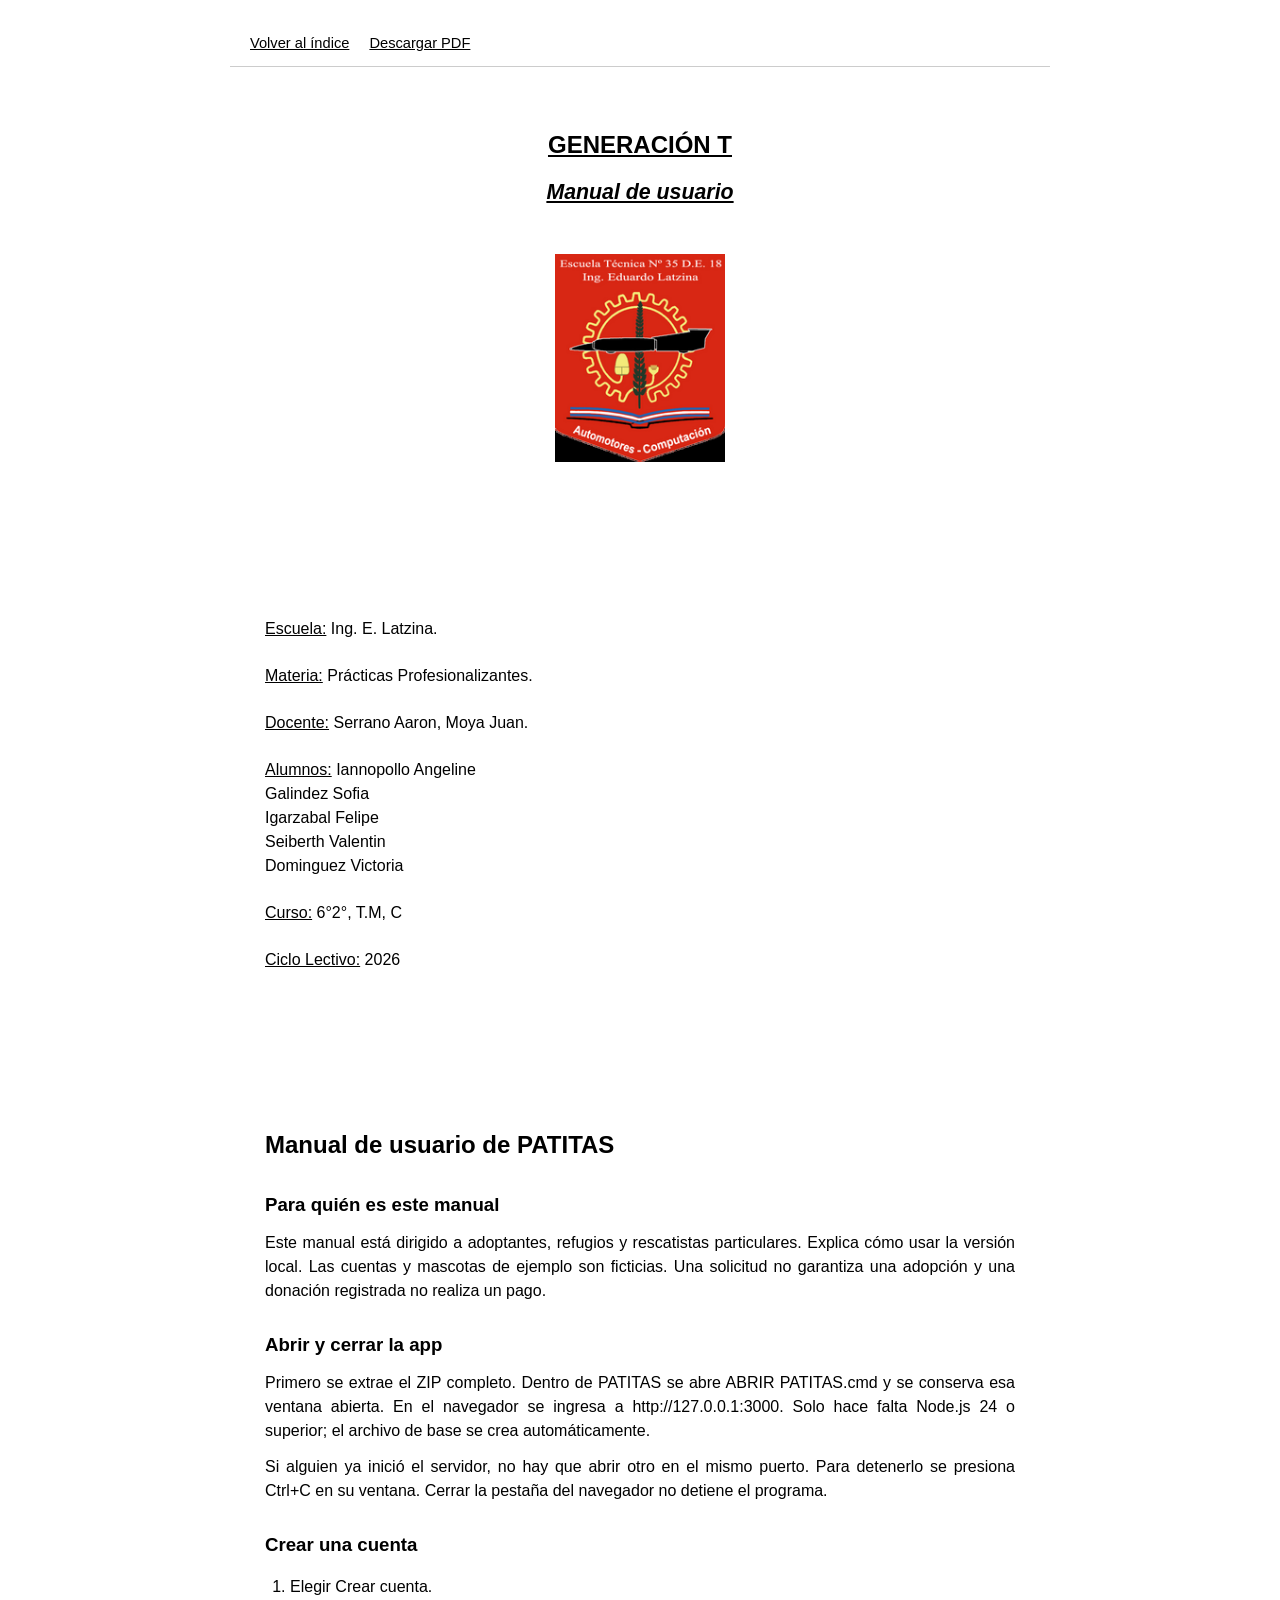
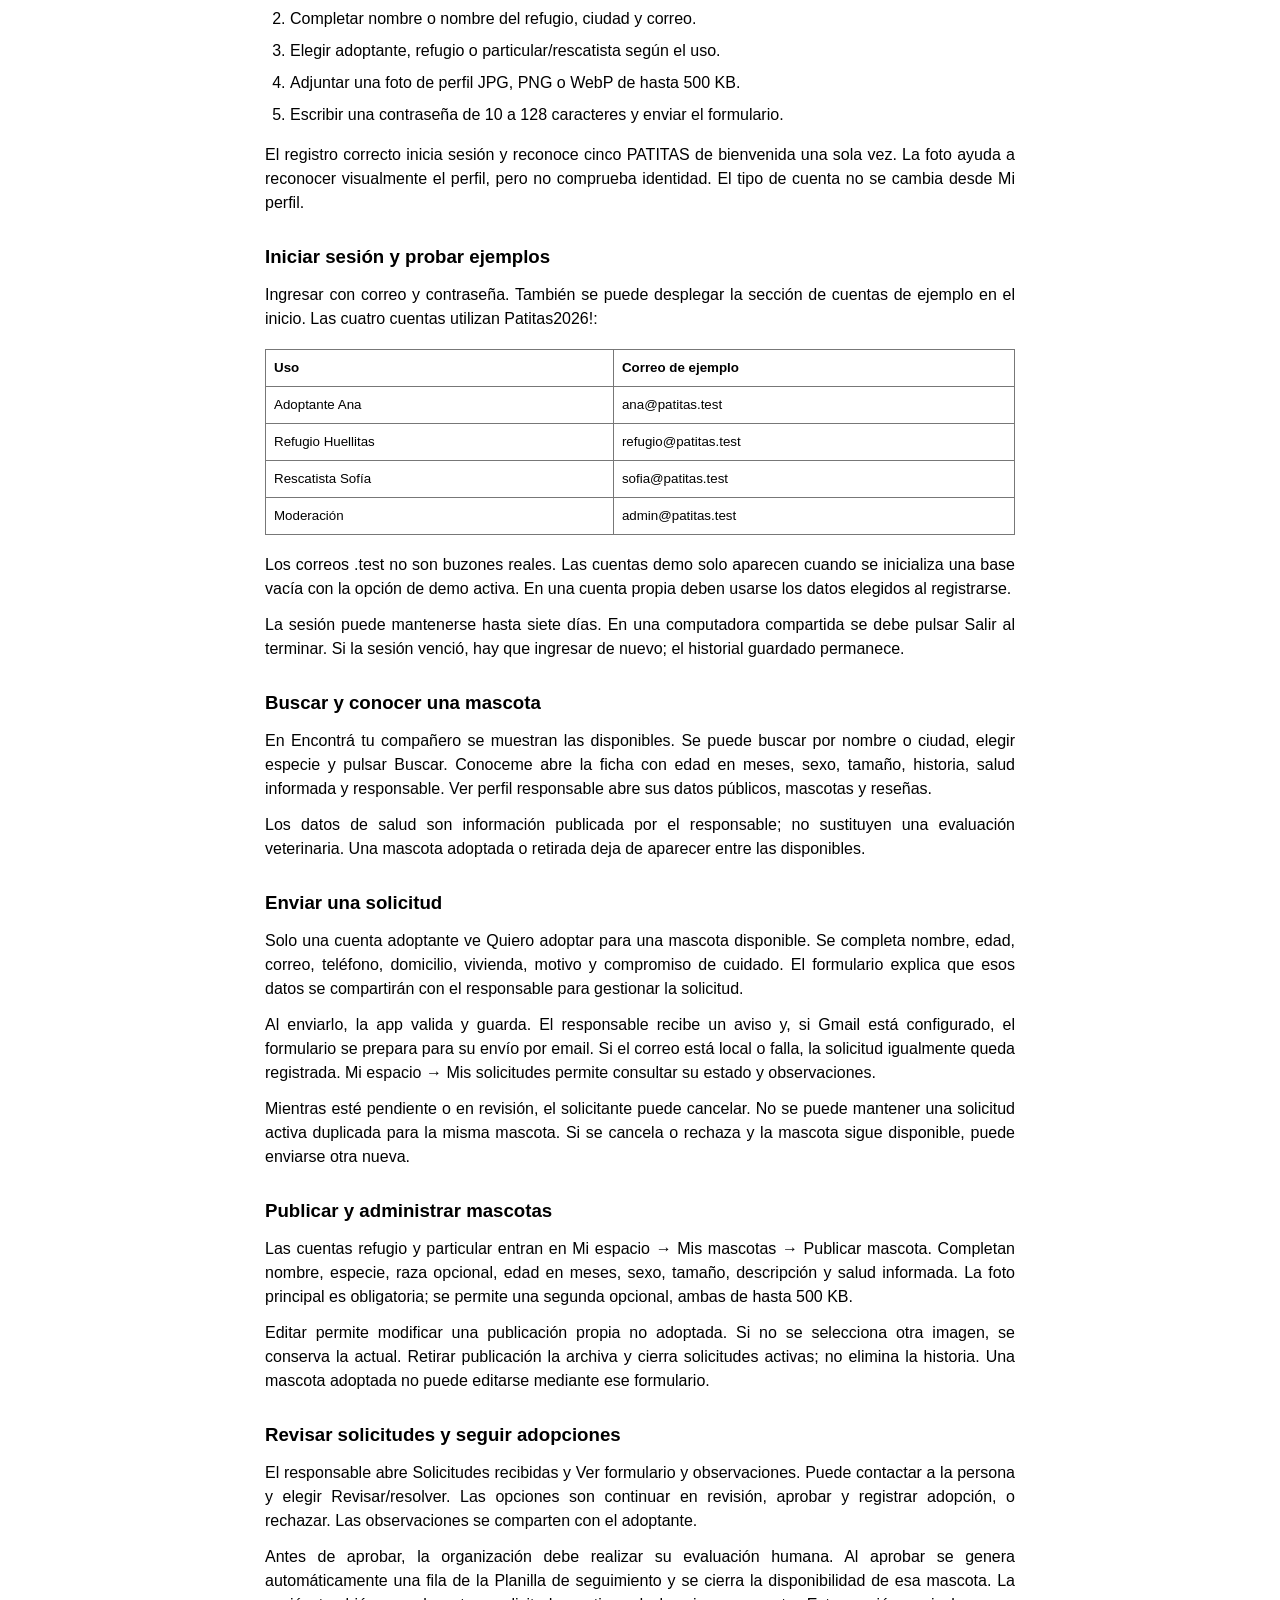
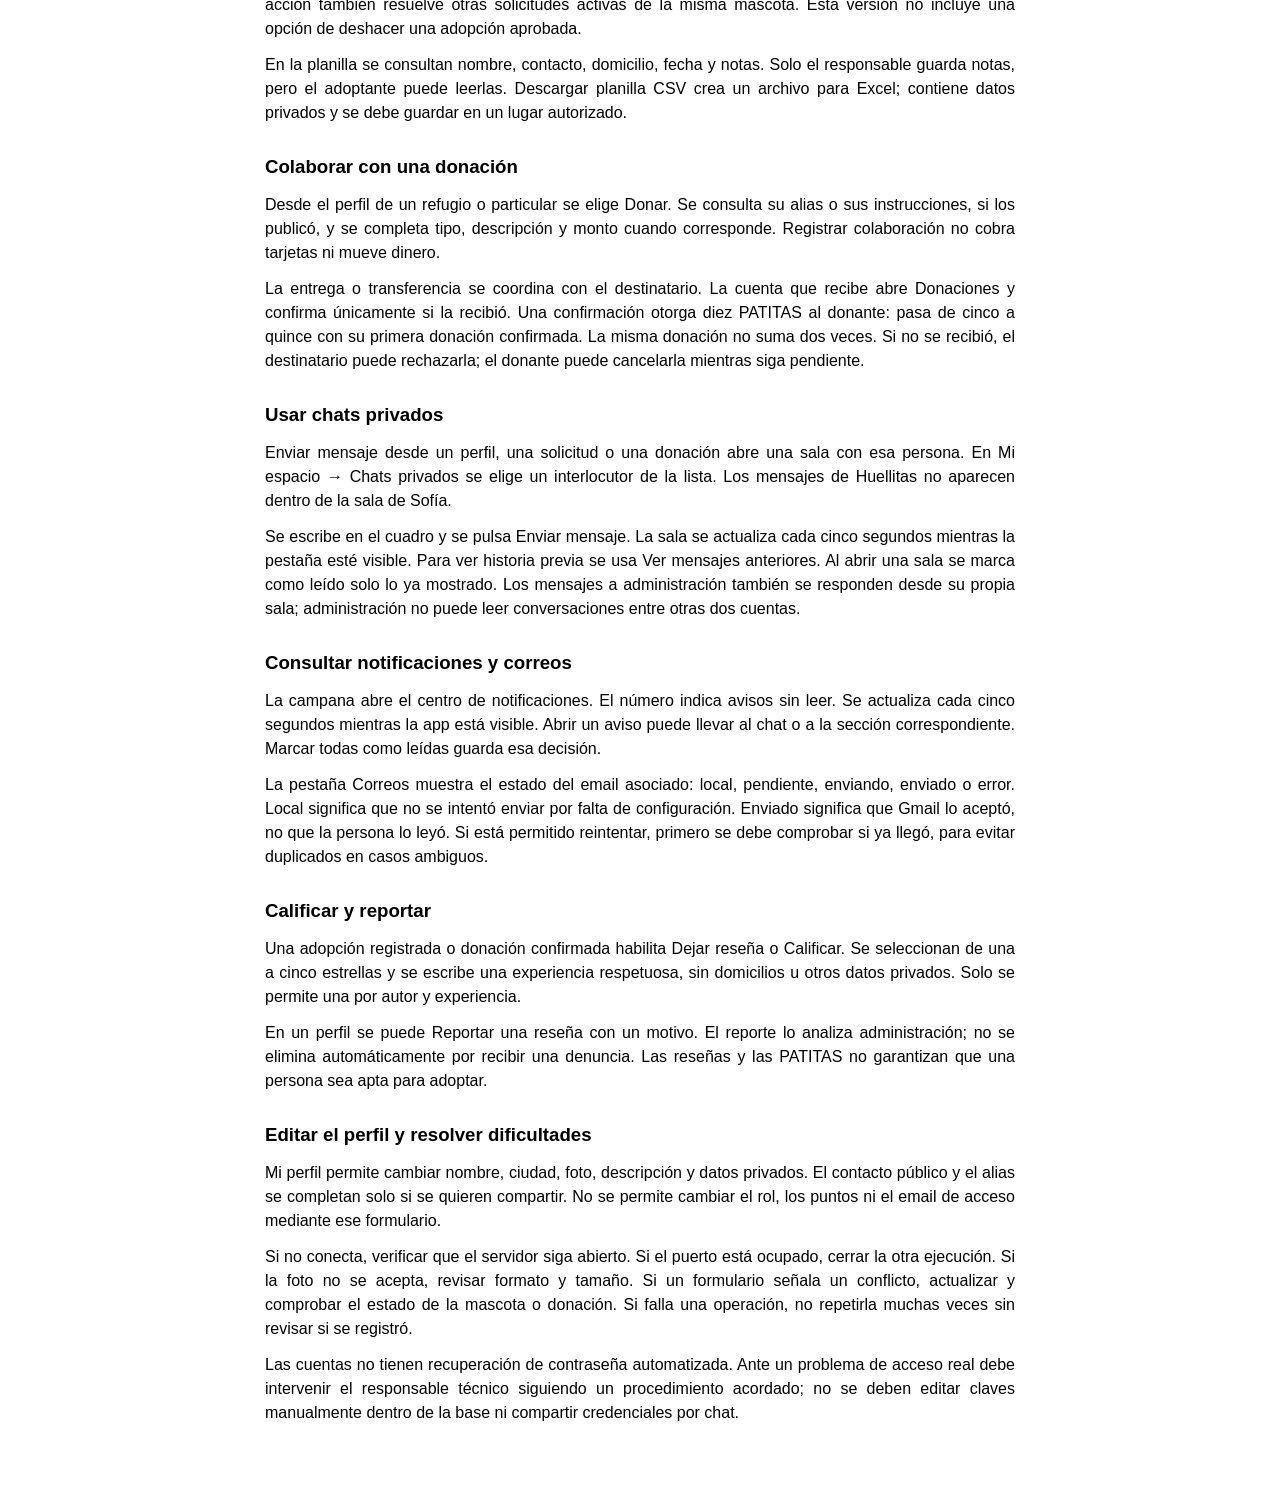
<file: editables/07-Manual-de-usuario.html>
<!doctype html><html lang="es"><head><meta charset="utf-8"><meta name="viewport" content="width=device-width,initial-scale=1"><title>Manual de usuario</title><link rel="stylesheet" href="../assets/documentos.css"></head><body><nav class="doc-tools"><a href="../index.html">Volver al índice</a><a href="../pdf/07-Manual-de-usuario.pdf">Descargar PDF</a></nav><main class="documento"><section class="cover" aria-label="Carátula"><h1>GENERACIÓN T</h1><h2>Manual de usuario</h2><img src="../assets/escudo-latzina.png" alt="Escudo de la Escuela Técnica Latzina"><div class="cover-data"><p><span>Escuela:</span> Ing. E. Latzina.</p><p><span>Materia:</span> Prácticas Profesionalizantes.</p><p><span>Docente:</span> Serrano Aaron, Moya Juan.</p><p><span>Alumnos:</span> Iannopollo Angeline<br>Galindez Sofia<br>Igarzabal Felipe<br>Seiberth Valentin<br>Dominguez Victoria</p><p><span>Curso:</span> 6°2°, T.M, C</p><p><span>Ciclo Lectivo:</span> 2026</p></div></section><article class="body"><h1>Manual de usuario de PATITAS</h1><h2>Para quién es este manual</h2><p>Este manual está dirigido a adoptantes, refugios y rescatistas particulares. Explica cómo usar la versión local. Las cuentas y mascotas de ejemplo son ficticias. Una solicitud no garantiza una adopción y una donación registrada no realiza un pago.</p><h2>Abrir y cerrar la app</h2><p>Primero se extrae el ZIP completo. Dentro de PATITAS se abre ABRIR PATITAS.cmd y se conserva esa ventana abierta. En el navegador se ingresa a http://127.0.0.1:3000. Solo hace falta Node.js 24 o superior; el archivo de base se crea automáticamente.</p><p>Si alguien ya inició el servidor, no hay que abrir otro en el mismo puerto. Para detenerlo se presiona Ctrl+C en su ventana. Cerrar la pestaña del navegador no detiene el programa.</p><h2>Crear una cuenta</h2><ol><li>Elegir Crear cuenta.</li><li>Completar nombre o nombre del refugio, ciudad y correo.</li><li>Elegir adoptante, refugio o particular/rescatista según el uso.</li><li>Adjuntar una foto de perfil JPG, PNG o WebP de hasta 500 KB.</li><li>Escribir una contraseña de 10 a 128 caracteres y enviar el formulario.</li></ol><p>El registro correcto inicia sesión y reconoce cinco PATITAS de bienvenida una sola vez. La foto ayuda a reconocer visualmente el perfil, pero no comprueba identidad. El tipo de cuenta no se cambia desde Mi perfil.</p><h2>Iniciar sesión y probar ejemplos</h2><p>Ingresar con correo y contraseña. También se puede desplegar la sección de cuentas de ejemplo en el inicio. Las cuatro cuentas utilizan Patitas2026!:</p><table><tr><th>Uso</th><th>Correo de ejemplo</th></tr><tr><td>Adoptante Ana</td><td>ana@patitas.test</td></tr><tr><td>Refugio Huellitas</td><td>refugio@patitas.test</td></tr><tr><td>Rescatista Sofía</td><td>sofia@patitas.test</td></tr><tr><td>Moderación</td><td>admin@patitas.test</td></tr></table><p>Los correos .test no son buzones reales. Las cuentas demo solo aparecen cuando se inicializa una base vacía con la opción de demo activa. En una cuenta propia deben usarse los datos elegidos al registrarse.</p><p>La sesión puede mantenerse hasta siete días. En una computadora compartida se debe pulsar Salir al terminar. Si la sesión venció, hay que ingresar de nuevo; el historial guardado permanece.</p><h2>Buscar y conocer una mascota</h2><p>En Encontrá tu compañero se muestran las disponibles. Se puede buscar por nombre o ciudad, elegir especie y pulsar Buscar. Conoceme abre la ficha con edad en meses, sexo, tamaño, historia, salud informada y responsable. Ver perfil responsable abre sus datos públicos, mascotas y reseñas.</p><p>Los datos de salud son información publicada por el responsable; no sustituyen una evaluación veterinaria. Una mascota adoptada o retirada deja de aparecer entre las disponibles.</p><h2>Enviar una solicitud</h2><p>Solo una cuenta adoptante ve Quiero adoptar para una mascota disponible. Se completa nombre, edad, correo, teléfono, domicilio, vivienda, motivo y compromiso de cuidado. El formulario explica que esos datos se compartirán con el responsable para gestionar la solicitud.</p><p>Al enviarlo, la app valida y guarda. El responsable recibe un aviso y, si Gmail está configurado, el formulario se prepara para su envío por email. Si el correo está local o falla, la solicitud igualmente queda registrada. Mi espacio → Mis solicitudes permite consultar su estado y observaciones.</p><p>Mientras esté pendiente o en revisión, el solicitante puede cancelar. No se puede mantener una solicitud activa duplicada para la misma mascota. Si se cancela o rechaza y la mascota sigue disponible, puede enviarse otra nueva.</p><h2>Publicar y administrar mascotas</h2><p>Las cuentas refugio y particular entran en Mi espacio → Mis mascotas → Publicar mascota. Completan nombre, especie, raza opcional, edad en meses, sexo, tamaño, descripción y salud informada. La foto principal es obligatoria; se permite una segunda opcional, ambas de hasta 500 KB.</p><p>Editar permite modificar una publicación propia no adoptada. Si no se selecciona otra imagen, se conserva la actual. Retirar publicación la archiva y cierra solicitudes activas; no elimina la historia. Una mascota adoptada no puede editarse mediante ese formulario.</p><h2>Revisar solicitudes y seguir adopciones</h2><p>El responsable abre Solicitudes recibidas y Ver formulario y observaciones. Puede contactar a la persona y elegir Revisar/resolver. Las opciones son continuar en revisión, aprobar y registrar adopción, o rechazar. Las observaciones se comparten con el adoptante.</p><p>Antes de aprobar, la organización debe realizar su evaluación humana. Al aprobar se genera automáticamente una fila de la Planilla de seguimiento y se cierra la disponibilidad de esa mascota. La acción también resuelve otras solicitudes activas de la misma mascota. Esta versión no incluye una opción de deshacer una adopción aprobada.</p><p>En la planilla se consultan nombre, contacto, domicilio, fecha y notas. Solo el responsable guarda notas, pero el adoptante puede leerlas. Descargar planilla CSV crea un archivo para Excel; contiene datos privados y se debe guardar en un lugar autorizado.</p><h2>Colaborar con una donación</h2><p>Desde el perfil de un refugio o particular se elige Donar. Se consulta su alias o sus instrucciones, si los publicó, y se completa tipo, descripción y monto cuando corresponde. Registrar colaboración no cobra tarjetas ni mueve dinero.</p><p>La entrega o transferencia se coordina con el destinatario. La cuenta que recibe abre Donaciones y confirma únicamente si la recibió. Una confirmación otorga diez PATITAS al donante: pasa de cinco a quince con su primera donación confirmada. La misma donación no suma dos veces. Si no se recibió, el destinatario puede rechazarla; el donante puede cancelarla mientras siga pendiente.</p><h2>Usar chats privados</h2><p>Enviar mensaje desde un perfil, una solicitud o una donación abre una sala con esa persona. En Mi espacio → Chats privados se elige un interlocutor de la lista. Los mensajes de Huellitas no aparecen dentro de la sala de Sofía.</p><p>Se escribe en el cuadro y se pulsa Enviar mensaje. La sala se actualiza cada cinco segundos mientras la pestaña esté visible. Para ver historia previa se usa Ver mensajes anteriores. Al abrir una sala se marca como leído solo lo ya mostrado. Los mensajes a administración también se responden desde su propia sala; administración no puede leer conversaciones entre otras dos cuentas.</p><h2>Consultar notificaciones y correos</h2><p>La campana abre el centro de notificaciones. El número indica avisos sin leer. Se actualiza cada cinco segundos mientras la app está visible. Abrir un aviso puede llevar al chat o a la sección correspondiente. Marcar todas como leídas guarda esa decisión.</p><p>La pestaña Correos muestra el estado del email asociado: local, pendiente, enviando, enviado o error. Local significa que no se intentó enviar por falta de configuración. Enviado significa que Gmail lo aceptó, no que la persona lo leyó. Si está permitido reintentar, primero se debe comprobar si ya llegó, para evitar duplicados en casos ambiguos.</p><h2>Calificar y reportar</h2><p>Una adopción registrada o donación confirmada habilita Dejar reseña o Calificar. Se seleccionan de una a cinco estrellas y se escribe una experiencia respetuosa, sin domicilios u otros datos privados. Solo se permite una por autor y experiencia.</p><p>En un perfil se puede Reportar una reseña con un motivo. El reporte lo analiza administración; no se elimina automáticamente por recibir una denuncia. Las reseñas y las PATITAS no garantizan que una persona sea apta para adoptar.</p><h2>Editar el perfil y resolver dificultades</h2><p>Mi perfil permite cambiar nombre, ciudad, foto, descripción y datos privados. El contacto público y el alias se completan solo si se quieren compartir. No se permite cambiar el rol, los puntos ni el email de acceso mediante ese formulario.</p><p>Si no conecta, verificar que el servidor siga abierto. Si el puerto está ocupado, cerrar la otra ejecución. Si la foto no se acepta, revisar formato y tamaño. Si un formulario señala un conflicto, actualizar y comprobar el estado de la mascota o donación. Si falla una operación, no repetirla muchas veces sin revisar si se registró.</p><p>Las cuentas no tienen recuperación de contraseña automatizada. Ante un problema de acceso real debe intervenir el responsable técnico siguiendo un procedimiento acordado; no se deben editar claves manualmente dentro de la base ni compartir credenciales por chat.</p></article></main></body></html>
</file>
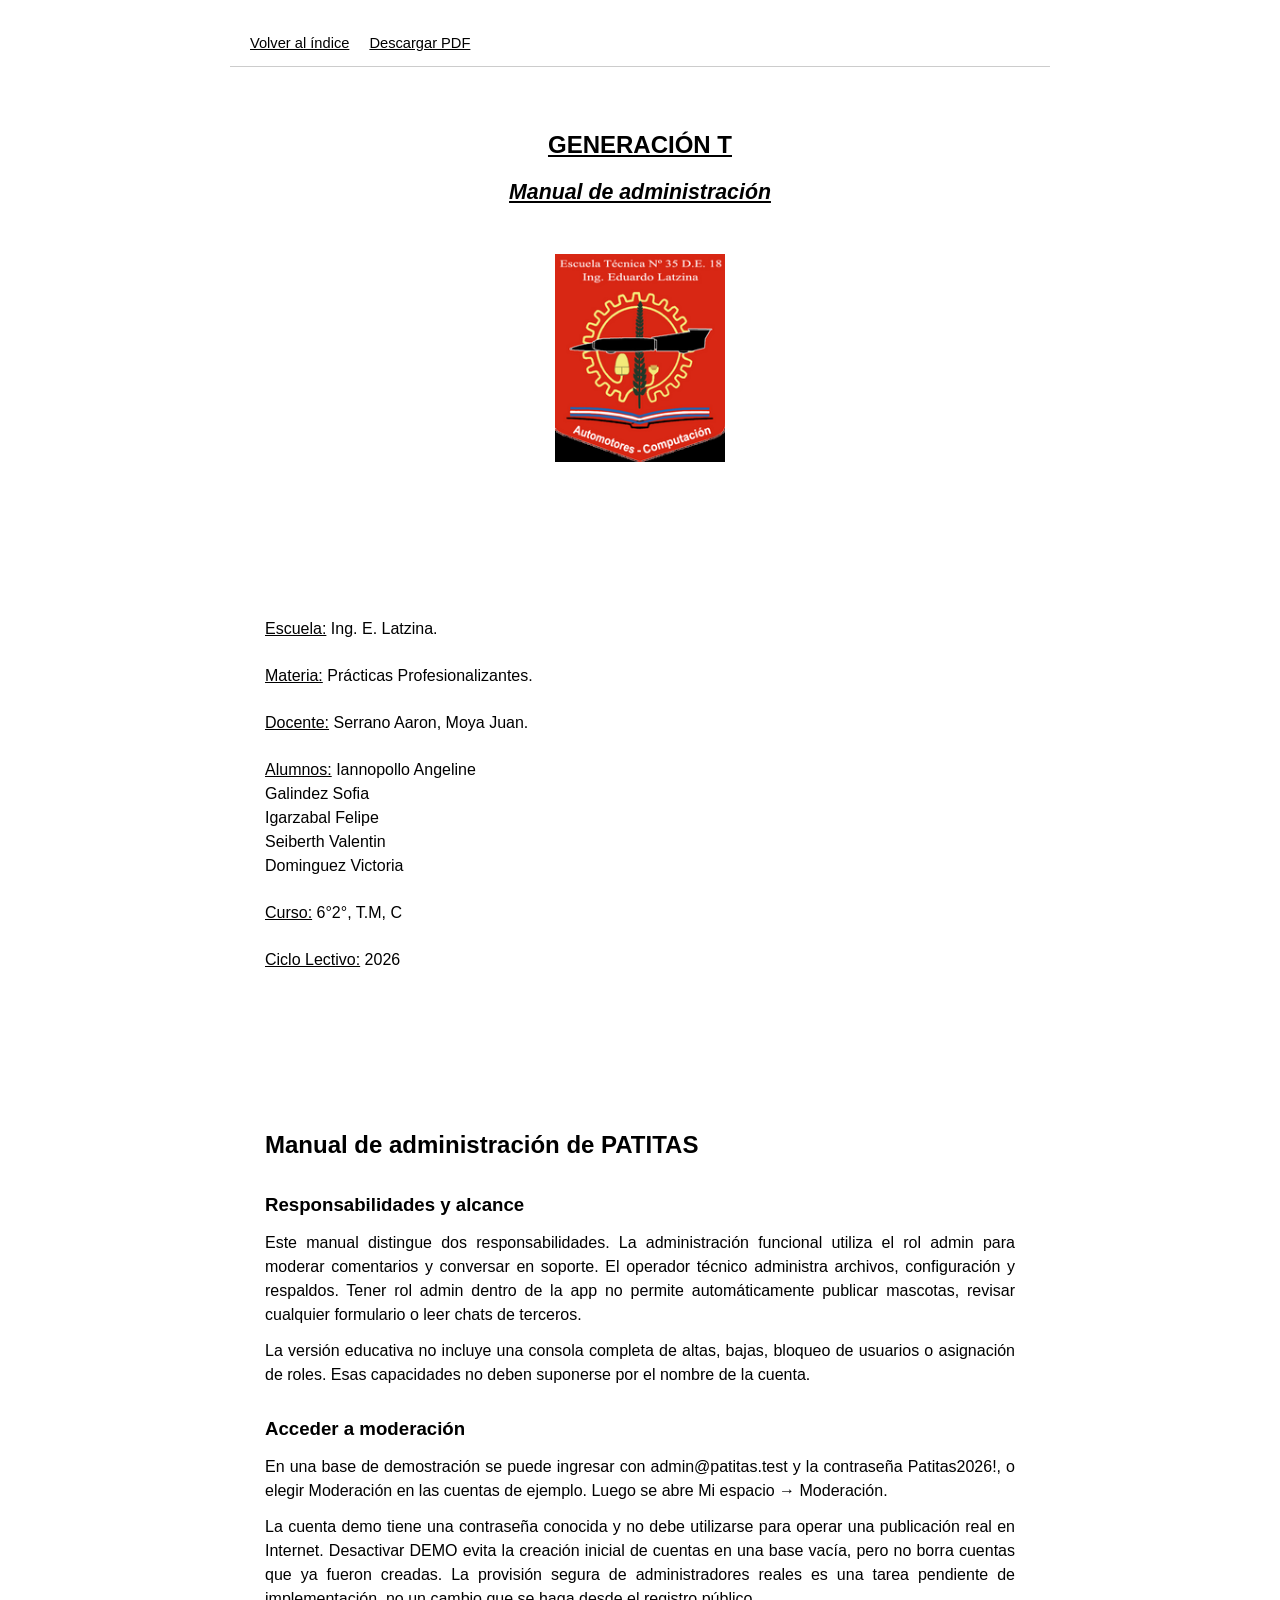
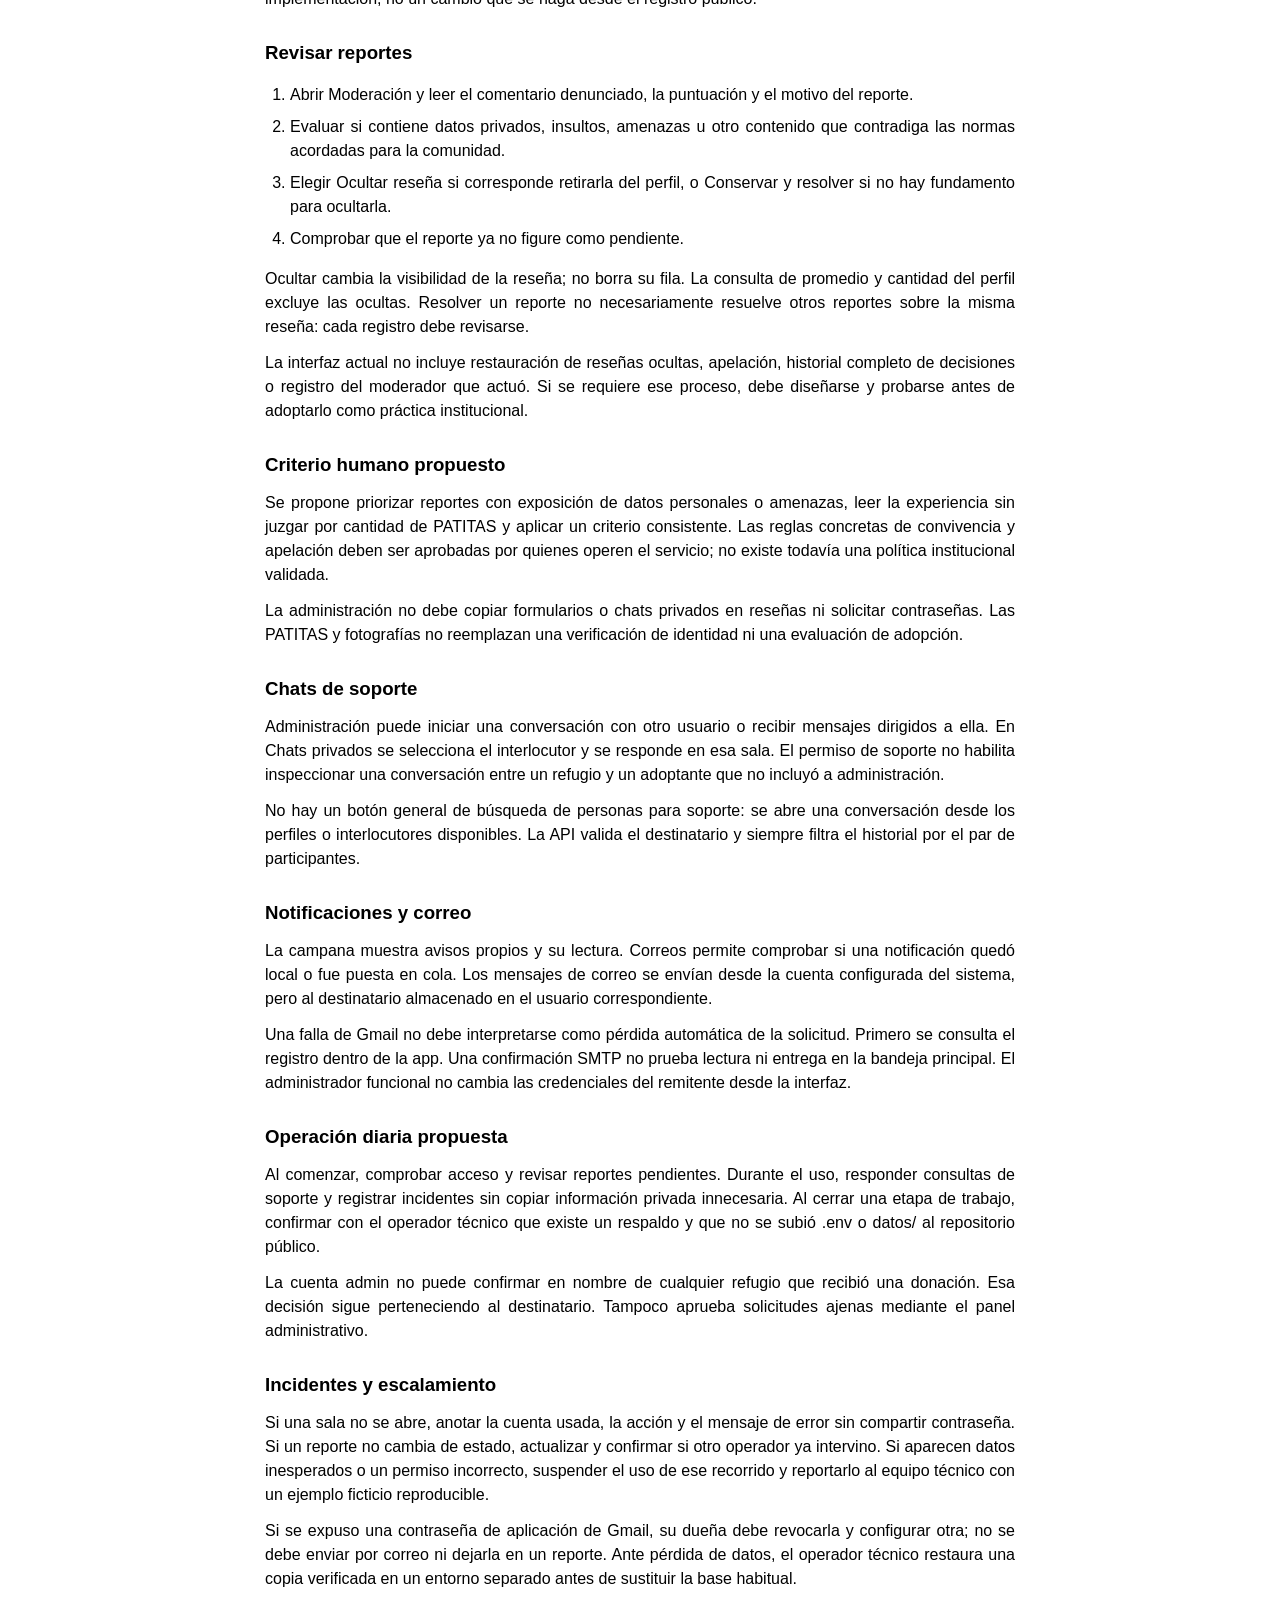
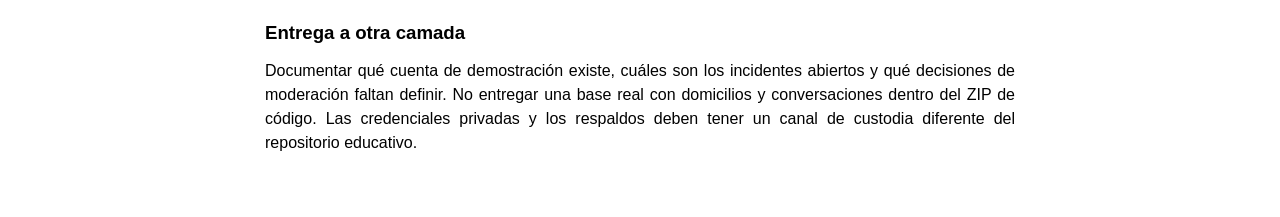
<file: editables/08-Manual-de-administracion.html>
<!doctype html><html lang="es"><head><meta charset="utf-8"><meta name="viewport" content="width=device-width,initial-scale=1"><title>Manual de administración</title><link rel="stylesheet" href="../assets/documentos.css"></head><body><nav class="doc-tools"><a href="../index.html">Volver al índice</a><a href="../pdf/08-Manual-de-administracion.pdf">Descargar PDF</a></nav><main class="documento"><section class="cover" aria-label="Carátula"><h1>GENERACIÓN T</h1><h2>Manual de administración</h2><img src="../assets/escudo-latzina.png" alt="Escudo de la Escuela Técnica Latzina"><div class="cover-data"><p><span>Escuela:</span> Ing. E. Latzina.</p><p><span>Materia:</span> Prácticas Profesionalizantes.</p><p><span>Docente:</span> Serrano Aaron, Moya Juan.</p><p><span>Alumnos:</span> Iannopollo Angeline<br>Galindez Sofia<br>Igarzabal Felipe<br>Seiberth Valentin<br>Dominguez Victoria</p><p><span>Curso:</span> 6°2°, T.M, C</p><p><span>Ciclo Lectivo:</span> 2026</p></div></section><article class="body"><h1>Manual de administración de PATITAS</h1><h2>Responsabilidades y alcance</h2><p>Este manual distingue dos responsabilidades. La administración funcional utiliza el rol admin para moderar comentarios y conversar en soporte. El operador técnico administra archivos, configuración y respaldos. Tener rol admin dentro de la app no permite automáticamente publicar mascotas, revisar cualquier formulario o leer chats de terceros.</p><p>La versión educativa no incluye una consola completa de altas, bajas, bloqueo de usuarios o asignación de roles. Esas capacidades no deben suponerse por el nombre de la cuenta.</p><h2>Acceder a moderación</h2><p>En una base de demostración se puede ingresar con admin@patitas.test y la contraseña Patitas2026!, o elegir Moderación en las cuentas de ejemplo. Luego se abre Mi espacio → Moderación.</p><p>La cuenta demo tiene una contraseña conocida y no debe utilizarse para operar una publicación real en Internet. Desactivar DEMO evita la creación inicial de cuentas en una base vacía, pero no borra cuentas que ya fueron creadas. La provisión segura de administradores reales es una tarea pendiente de implementación, no un cambio que se haga desde el registro público.</p><h2>Revisar reportes</h2><ol><li>Abrir Moderación y leer el comentario denunciado, la puntuación y el motivo del reporte.</li><li>Evaluar si contiene datos privados, insultos, amenazas u otro contenido que contradiga las normas acordadas para la comunidad.</li><li>Elegir Ocultar reseña si corresponde retirarla del perfil, o Conservar y resolver si no hay fundamento para ocultarla.</li><li>Comprobar que el reporte ya no figure como pendiente.</li></ol><p>Ocultar cambia la visibilidad de la reseña; no borra su fila. La consulta de promedio y cantidad del perfil excluye las ocultas. Resolver un reporte no necesariamente resuelve otros reportes sobre la misma reseña: cada registro debe revisarse.</p><p>La interfaz actual no incluye restauración de reseñas ocultas, apelación, historial completo de decisiones o registro del moderador que actuó. Si se requiere ese proceso, debe diseñarse y probarse antes de adoptarlo como práctica institucional.</p><h2>Criterio humano propuesto</h2><p>Se propone priorizar reportes con exposición de datos personales o amenazas, leer la experiencia sin juzgar por cantidad de PATITAS y aplicar un criterio consistente. Las reglas concretas de convivencia y apelación deben ser aprobadas por quienes operen el servicio; no existe todavía una política institucional validada.</p><p>La administración no debe copiar formularios o chats privados en reseñas ni solicitar contraseñas. Las PATITAS y fotografías no reemplazan una verificación de identidad ni una evaluación de adopción.</p><h2>Chats de soporte</h2><p>Administración puede iniciar una conversación con otro usuario o recibir mensajes dirigidos a ella. En Chats privados se selecciona el interlocutor y se responde en esa sala. El permiso de soporte no habilita inspeccionar una conversación entre un refugio y un adoptante que no incluyó a administración.</p><p>No hay un botón general de búsqueda de personas para soporte: se abre una conversación desde los perfiles o interlocutores disponibles. La API valida el destinatario y siempre filtra el historial por el par de participantes.</p><h2>Notificaciones y correo</h2><p>La campana muestra avisos propios y su lectura. Correos permite comprobar si una notificación quedó local o fue puesta en cola. Los mensajes de correo se envían desde la cuenta configurada del sistema, pero al destinatario almacenado en el usuario correspondiente.</p><p>Una falla de Gmail no debe interpretarse como pérdida automática de la solicitud. Primero se consulta el registro dentro de la app. Una confirmación SMTP no prueba lectura ni entrega en la bandeja principal. El administrador funcional no cambia las credenciales del remitente desde la interfaz.</p><h2>Operación diaria propuesta</h2><p>Al comenzar, comprobar acceso y revisar reportes pendientes. Durante el uso, responder consultas de soporte y registrar incidentes sin copiar información privada innecesaria. Al cerrar una etapa de trabajo, confirmar con el operador técnico que existe un respaldo y que no se subió .env o datos/ al repositorio público.</p><p>La cuenta admin no puede confirmar en nombre de cualquier refugio que recibió una donación. Esa decisión sigue perteneciendo al destinatario. Tampoco aprueba solicitudes ajenas mediante el panel administrativo.</p><h2>Incidentes y escalamiento</h2><p>Si una sala no se abre, anotar la cuenta usada, la acción y el mensaje de error sin compartir contraseña. Si un reporte no cambia de estado, actualizar y confirmar si otro operador ya intervino. Si aparecen datos inesperados o un permiso incorrecto, suspender el uso de ese recorrido y reportarlo al equipo técnico con un ejemplo ficticio reproducible.</p><p>Si se expuso una contraseña de aplicación de Gmail, su dueña debe revocarla y configurar otra; no se debe enviar por correo ni dejarla en un reporte. Ante pérdida de datos, el operador técnico restaura una copia verificada en un entorno separado antes de sustituir la base habitual.</p><h2>Entrega a otra camada</h2><p>Documentar qué cuenta de demostración existe, cuáles son los incidentes abiertos y qué decisiones de moderación faltan definir. No entregar una base real con domicilios y conversaciones dentro del ZIP de código. Las credenciales privadas y los respaldos deben tener un canal de custodia diferente del repositorio educativo.</p></article></main></body></html>
</file>
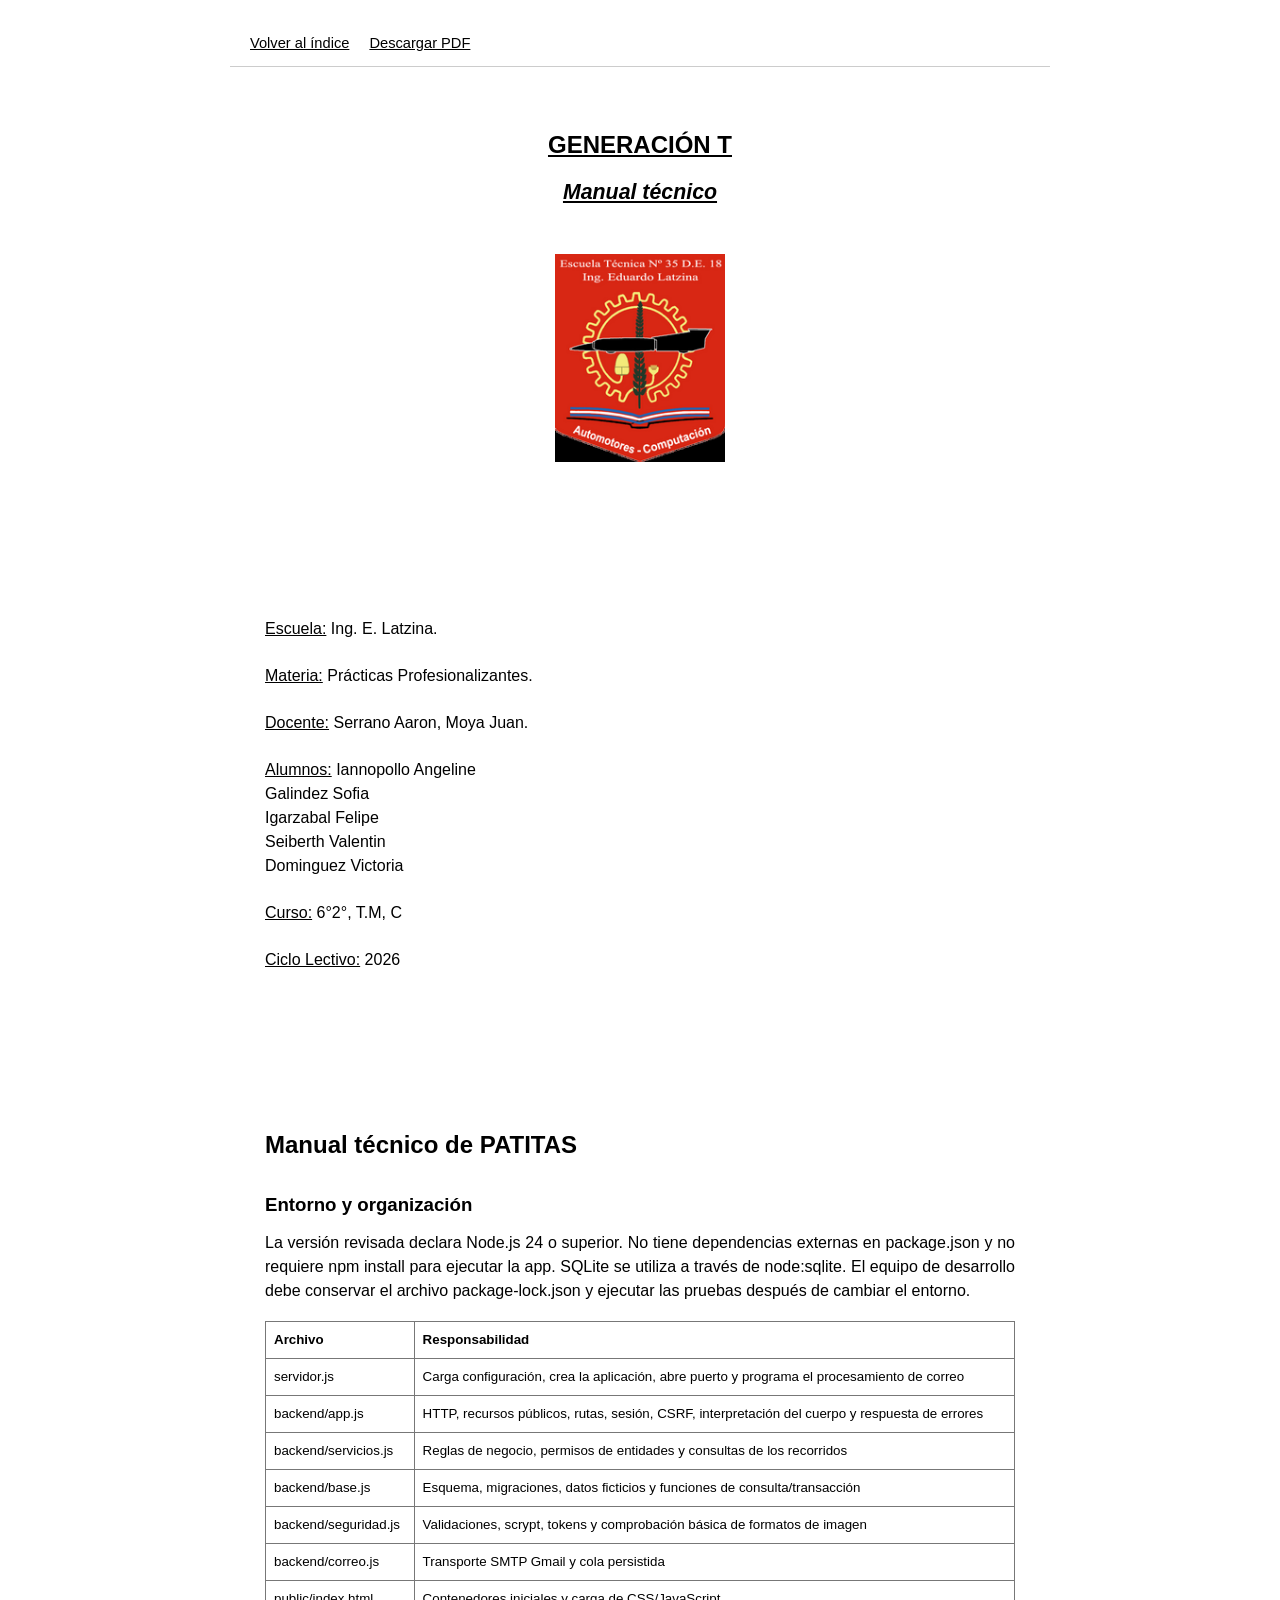
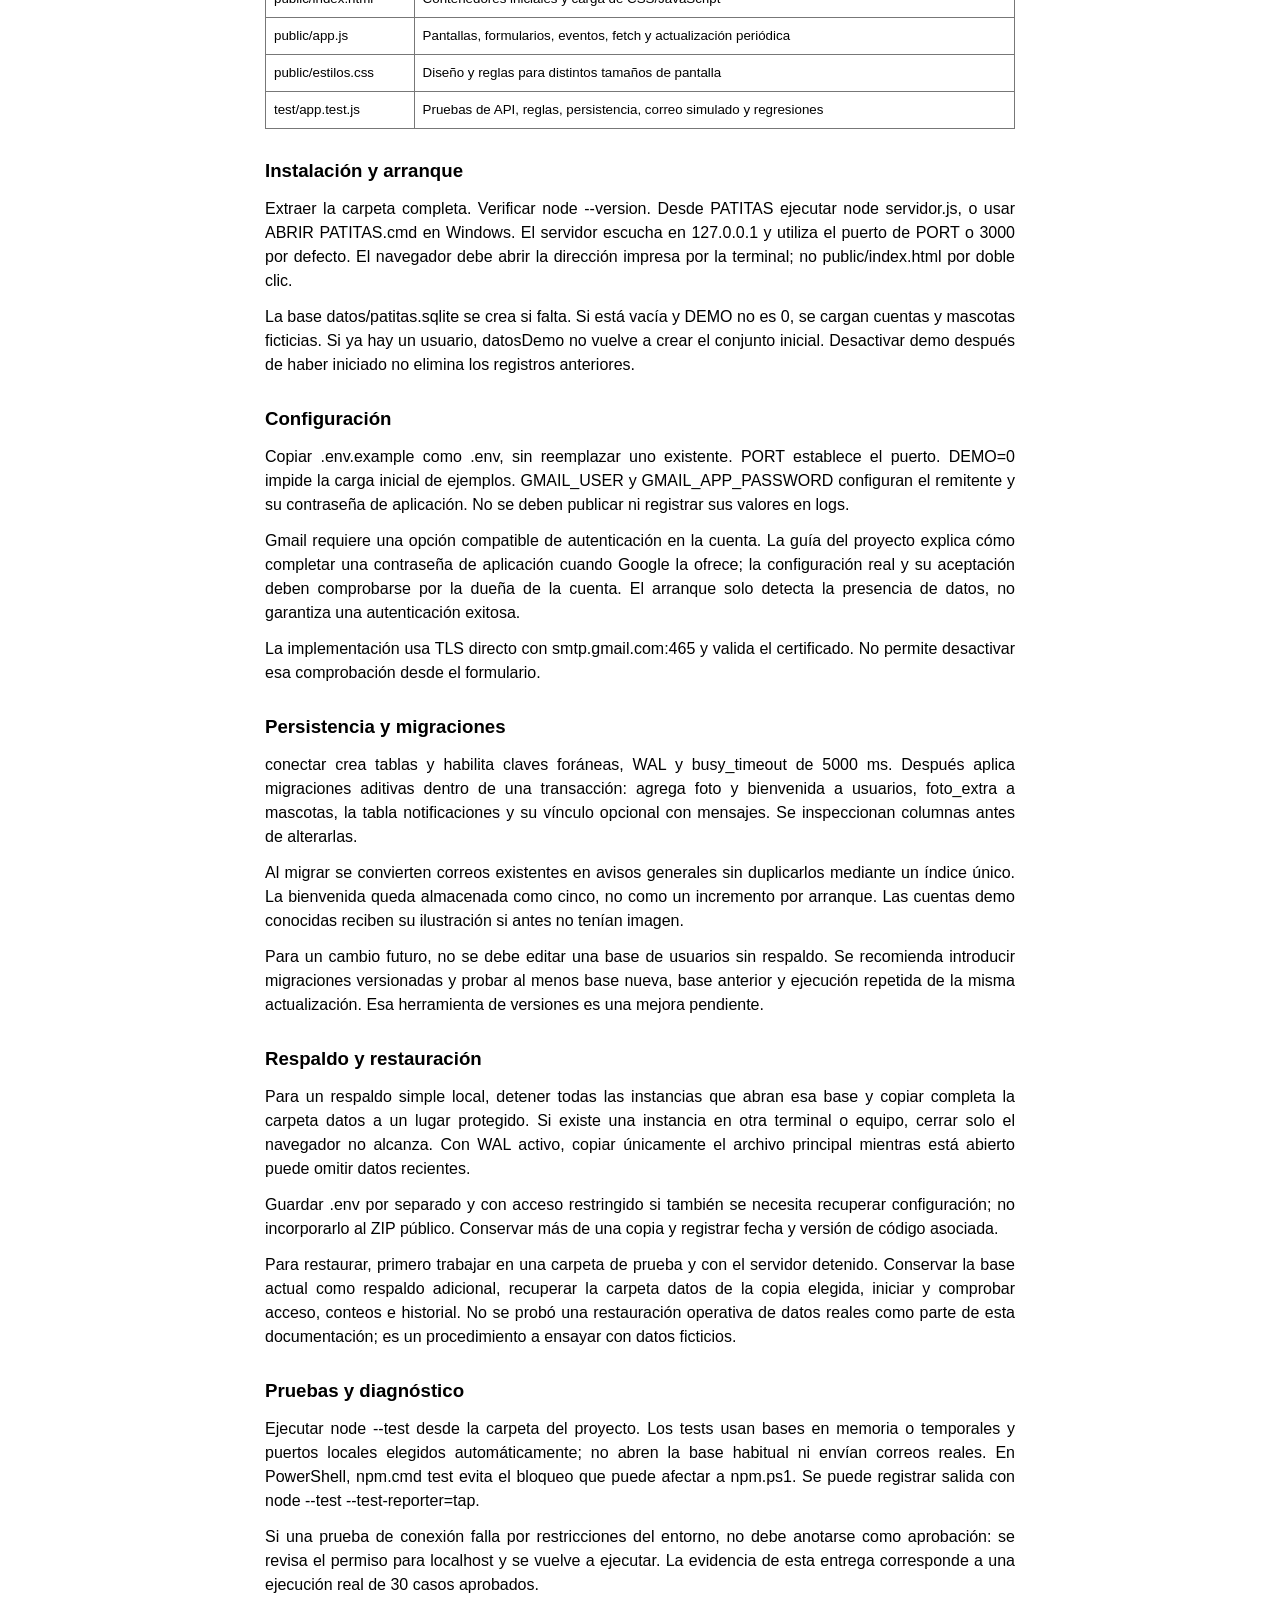
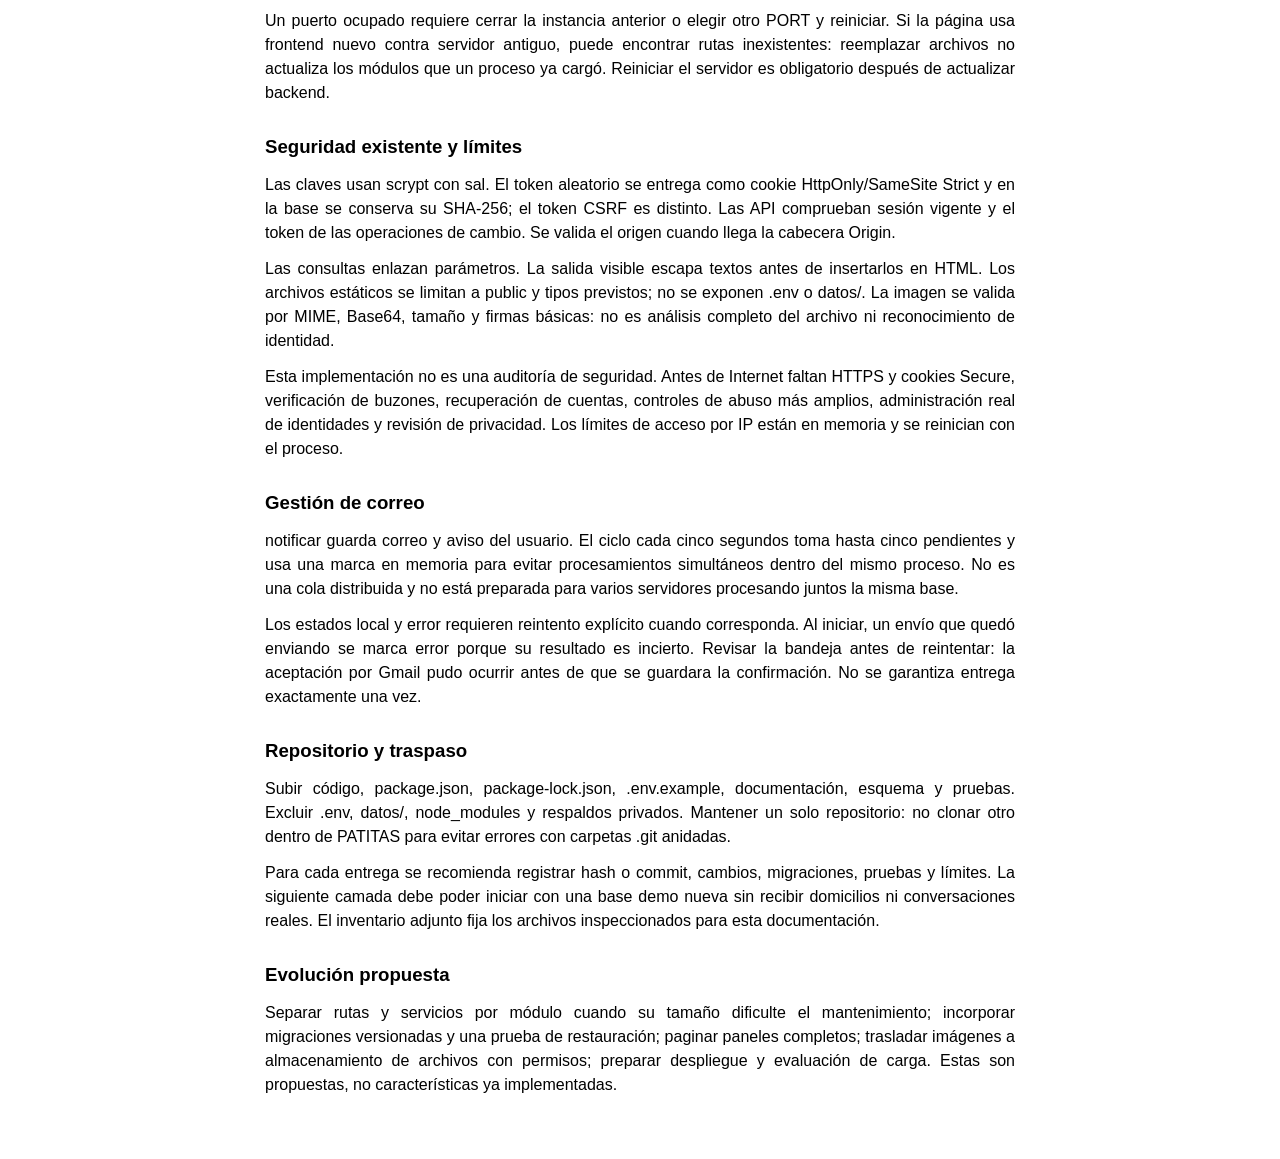
<file: editables/09-Manual-tecnico.html>
<!doctype html><html lang="es"><head><meta charset="utf-8"><meta name="viewport" content="width=device-width,initial-scale=1"><title>Manual técnico</title><link rel="stylesheet" href="../assets/documentos.css"></head><body><nav class="doc-tools"><a href="../index.html">Volver al índice</a><a href="../pdf/09-Manual-tecnico.pdf">Descargar PDF</a></nav><main class="documento"><section class="cover" aria-label="Carátula"><h1>GENERACIÓN T</h1><h2>Manual técnico</h2><img src="../assets/escudo-latzina.png" alt="Escudo de la Escuela Técnica Latzina"><div class="cover-data"><p><span>Escuela:</span> Ing. E. Latzina.</p><p><span>Materia:</span> Prácticas Profesionalizantes.</p><p><span>Docente:</span> Serrano Aaron, Moya Juan.</p><p><span>Alumnos:</span> Iannopollo Angeline<br>Galindez Sofia<br>Igarzabal Felipe<br>Seiberth Valentin<br>Dominguez Victoria</p><p><span>Curso:</span> 6°2°, T.M, C</p><p><span>Ciclo Lectivo:</span> 2026</p></div></section><article class="body"><h1>Manual técnico de PATITAS</h1><h2>Entorno y organización</h2><p>La versión revisada declara Node.js 24 o superior. No tiene dependencias externas en package.json y no requiere npm install para ejecutar la app. SQLite se utiliza a través de node:sqlite. El equipo de desarrollo debe conservar el archivo package-lock.json y ejecutar las pruebas después de cambiar el entorno.</p><table><tr><th>Archivo</th><th>Responsabilidad</th></tr><tr><td>servidor.js</td><td>Carga configuración, crea la aplicación, abre puerto y programa el procesamiento de correo</td></tr><tr><td>backend/app.js</td><td>HTTP, recursos públicos, rutas, sesión, CSRF, interpretación del cuerpo y respuesta de errores</td></tr><tr><td>backend/servicios.js</td><td>Reglas de negocio, permisos de entidades y consultas de los recorridos</td></tr><tr><td>backend/base.js</td><td>Esquema, migraciones, datos ficticios y funciones de consulta/transacción</td></tr><tr><td>backend/seguridad.js</td><td>Validaciones, scrypt, tokens y comprobación básica de formatos de imagen</td></tr><tr><td>backend/correo.js</td><td>Transporte SMTP Gmail y cola persistida</td></tr><tr><td>public/index.html</td><td>Contenedores iniciales y carga de CSS/JavaScript</td></tr><tr><td>public/app.js</td><td>Pantallas, formularios, eventos, fetch y actualización periódica</td></tr><tr><td>public/estilos.css</td><td>Diseño y reglas para distintos tamaños de pantalla</td></tr><tr><td>test/app.test.js</td><td>Pruebas de API, reglas, persistencia, correo simulado y regresiones</td></tr></table><h2>Instalación y arranque</h2><p>Extraer la carpeta completa. Verificar node --version. Desde PATITAS ejecutar node servidor.js, o usar ABRIR PATITAS.cmd en Windows. El servidor escucha en 127.0.0.1 y utiliza el puerto de PORT o 3000 por defecto. El navegador debe abrir la dirección impresa por la terminal; no public/index.html por doble clic.</p><p>La base datos/patitas.sqlite se crea si falta. Si está vacía y DEMO no es 0, se cargan cuentas y mascotas ficticias. Si ya hay un usuario, datosDemo no vuelve a crear el conjunto inicial. Desactivar demo después de haber iniciado no elimina los registros anteriores.</p><h2>Configuración</h2><p>Copiar .env.example como .env, sin reemplazar uno existente. PORT establece el puerto. DEMO=0 impide la carga inicial de ejemplos. GMAIL_USER y GMAIL_APP_PASSWORD configuran el remitente y su contraseña de aplicación. No se deben publicar ni registrar sus valores en logs.</p><p>Gmail requiere una opción compatible de autenticación en la cuenta. La guía del proyecto explica cómo completar una contraseña de aplicación cuando Google la ofrece; la configuración real y su aceptación deben comprobarse por la dueña de la cuenta. El arranque solo detecta la presencia de datos, no garantiza una autenticación exitosa.</p><p>La implementación usa TLS directo con smtp.gmail.com:465 y valida el certificado. No permite desactivar esa comprobación desde el formulario.</p><h2>Persistencia y migraciones</h2><p>conectar crea tablas y habilita claves foráneas, WAL y busy_timeout de 5000 ms. Después aplica migraciones aditivas dentro de una transacción: agrega foto y bienvenida a usuarios, foto_extra a mascotas, la tabla notificaciones y su vínculo opcional con mensajes. Se inspeccionan columnas antes de alterarlas.</p><p>Al migrar se convierten correos existentes en avisos generales sin duplicarlos mediante un índice único. La bienvenida queda almacenada como cinco, no como un incremento por arranque. Las cuentas demo conocidas reciben su ilustración si antes no tenían imagen.</p><p>Para un cambio futuro, no se debe editar una base de usuarios sin respaldo. Se recomienda introducir migraciones versionadas y probar al menos base nueva, base anterior y ejecución repetida de la misma actualización. Esa herramienta de versiones es una mejora pendiente.</p><h2>Respaldo y restauración</h2><p>Para un respaldo simple local, detener todas las instancias que abran esa base y copiar completa la carpeta datos a un lugar protegido. Si existe una instancia en otra terminal o equipo, cerrar solo el navegador no alcanza. Con WAL activo, copiar únicamente el archivo principal mientras está abierto puede omitir datos recientes.</p><p>Guardar .env por separado y con acceso restringido si también se necesita recuperar configuración; no incorporarlo al ZIP público. Conservar más de una copia y registrar fecha y versión de código asociada.</p><p>Para restaurar, primero trabajar en una carpeta de prueba y con el servidor detenido. Conservar la base actual como respaldo adicional, recuperar la carpeta datos de la copia elegida, iniciar y comprobar acceso, conteos e historial. No se probó una restauración operativa de datos reales como parte de esta documentación; es un procedimiento a ensayar con datos ficticios.</p><h2>Pruebas y diagnóstico</h2><p>Ejecutar node --test desde la carpeta del proyecto. Los tests usan bases en memoria o temporales y puertos locales elegidos automáticamente; no abren la base habitual ni envían correos reales. En PowerShell, npm.cmd test evita el bloqueo que puede afectar a npm.ps1. Se puede registrar salida con node --test --test-reporter=tap.</p><p>Si una prueba de conexión falla por restricciones del entorno, no debe anotarse como aprobación: se revisa el permiso para localhost y se vuelve a ejecutar. La evidencia de esta entrega corresponde a una ejecución real de 30 casos aprobados.</p><p>Un puerto ocupado requiere cerrar la instancia anterior o elegir otro PORT y reiniciar. Si la página usa frontend nuevo contra servidor antiguo, puede encontrar rutas inexistentes: reemplazar archivos no actualiza los módulos que un proceso ya cargó. Reiniciar el servidor es obligatorio después de actualizar backend.</p><h2>Seguridad existente y límites</h2><p>Las claves usan scrypt con sal. El token aleatorio se entrega como cookie HttpOnly/SameSite Strict y en la base se conserva su SHA-256; el token CSRF es distinto. Las API comprueban sesión vigente y el token de las operaciones de cambio. Se valida el origen cuando llega la cabecera Origin.</p><p>Las consultas enlazan parámetros. La salida visible escapa textos antes de insertarlos en HTML. Los archivos estáticos se limitan a public y tipos previstos; no se exponen .env o datos/. La imagen se valida por MIME, Base64, tamaño y firmas básicas: no es análisis completo del archivo ni reconocimiento de identidad.</p><p>Esta implementación no es una auditoría de seguridad. Antes de Internet faltan HTTPS y cookies Secure, verificación de buzones, recuperación de cuentas, controles de abuso más amplios, administración real de identidades y revisión de privacidad. Los límites de acceso por IP están en memoria y se reinician con el proceso.</p><h2>Gestión de correo</h2><p>notificar guarda correo y aviso del usuario. El ciclo cada cinco segundos toma hasta cinco pendientes y usa una marca en memoria para evitar procesamientos simultáneos dentro del mismo proceso. No es una cola distribuida y no está preparada para varios servidores procesando juntos la misma base.</p><p>Los estados local y error requieren reintento explícito cuando corresponda. Al iniciar, un envío que quedó enviando se marca error porque su resultado es incierto. Revisar la bandeja antes de reintentar: la aceptación por Gmail pudo ocurrir antes de que se guardara la confirmación. No se garantiza entrega exactamente una vez.</p><h2>Repositorio y traspaso</h2><p>Subir código, package.json, package-lock.json, .env.example, documentación, esquema y pruebas. Excluir .env, datos/, node_modules y respaldos privados. Mantener un solo repositorio: no clonar otro dentro de PATITAS para evitar errores con carpetas .git anidadas.</p><p>Para cada entrega se recomienda registrar hash o commit, cambios, migraciones, pruebas y límites. La siguiente camada debe poder iniciar con una base demo nueva sin recibir domicilios ni conversaciones reales. El inventario adjunto fija los archivos inspeccionados para esta documentación.</p><h2>Evolución propuesta</h2><p>Separar rutas y servicios por módulo cuando su tamaño dificulte el mantenimiento; incorporar migraciones versionadas y una prueba de restauración; paginar paneles completos; trasladar imágenes a almacenamiento de archivos con permisos; preparar despliegue y evaluación de carga. Estas son propuestas, no características ya implementadas.</p></article></main></body></html>
</file>
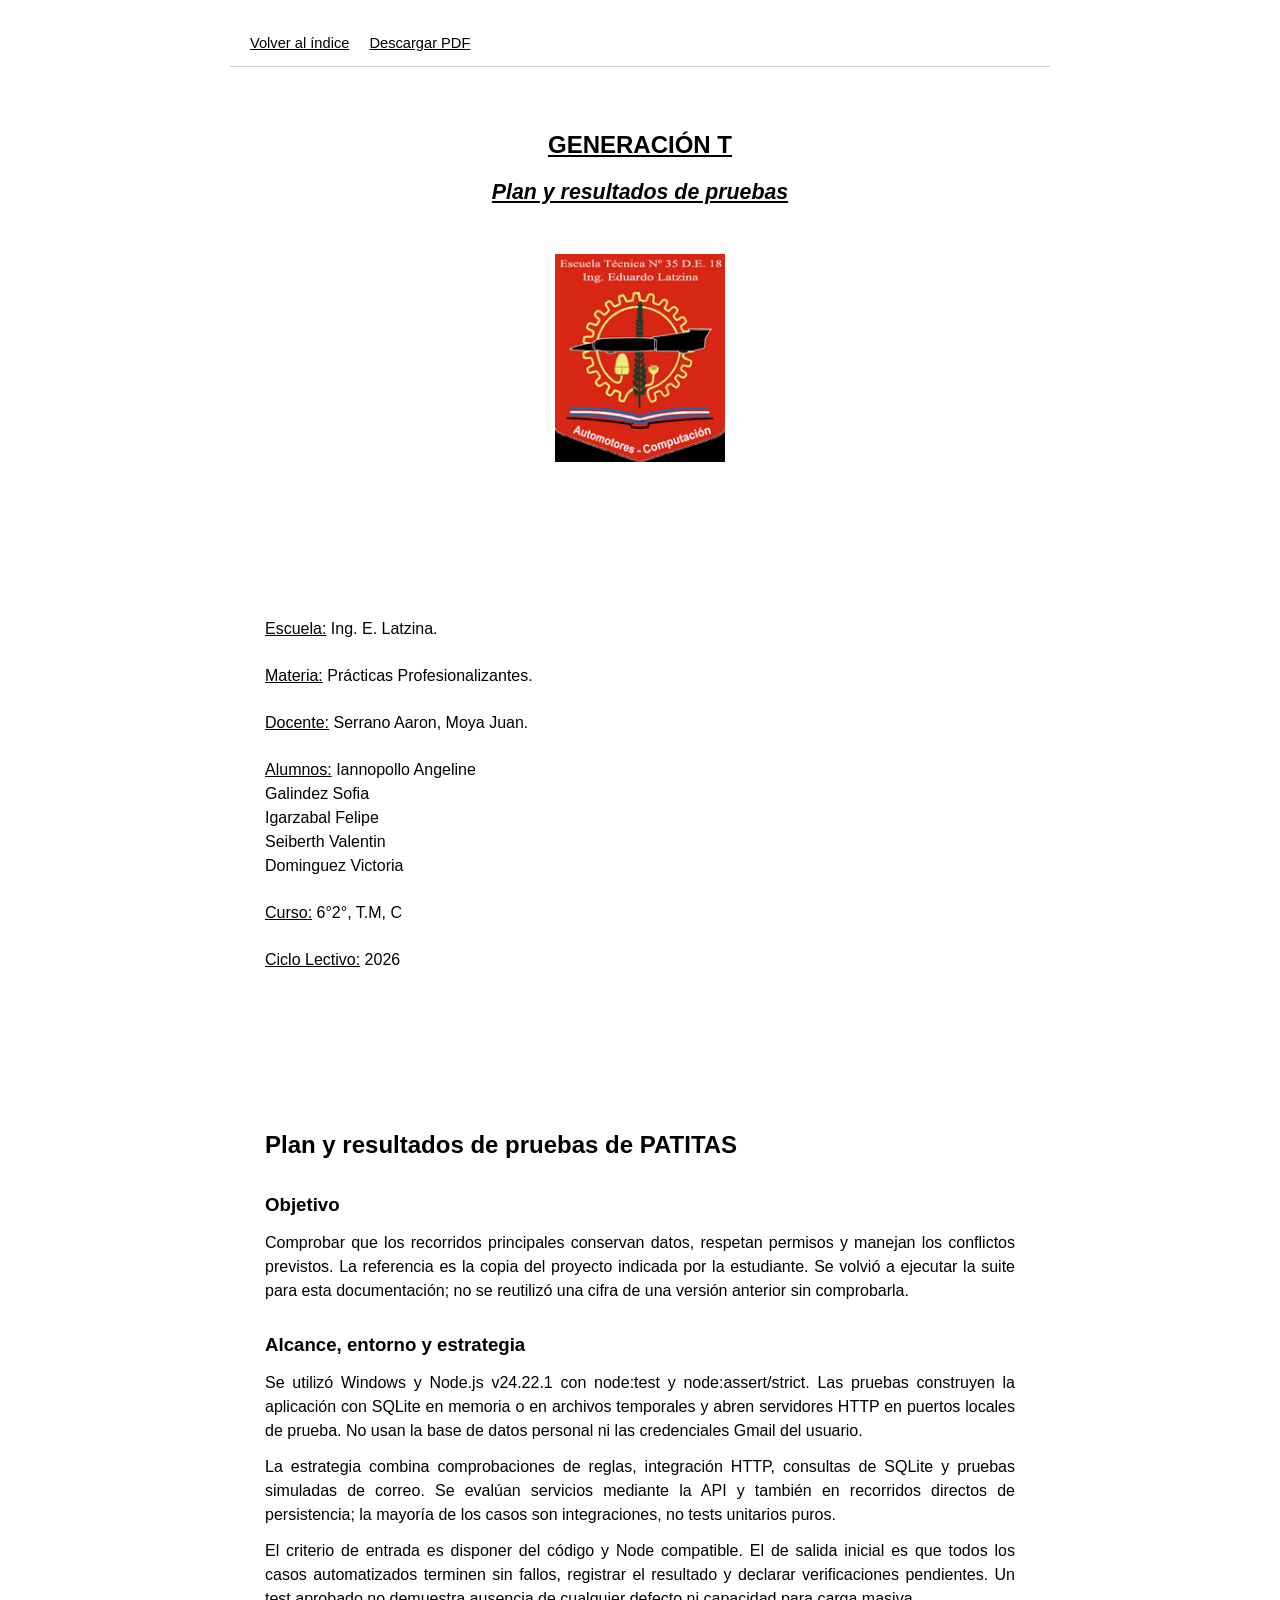
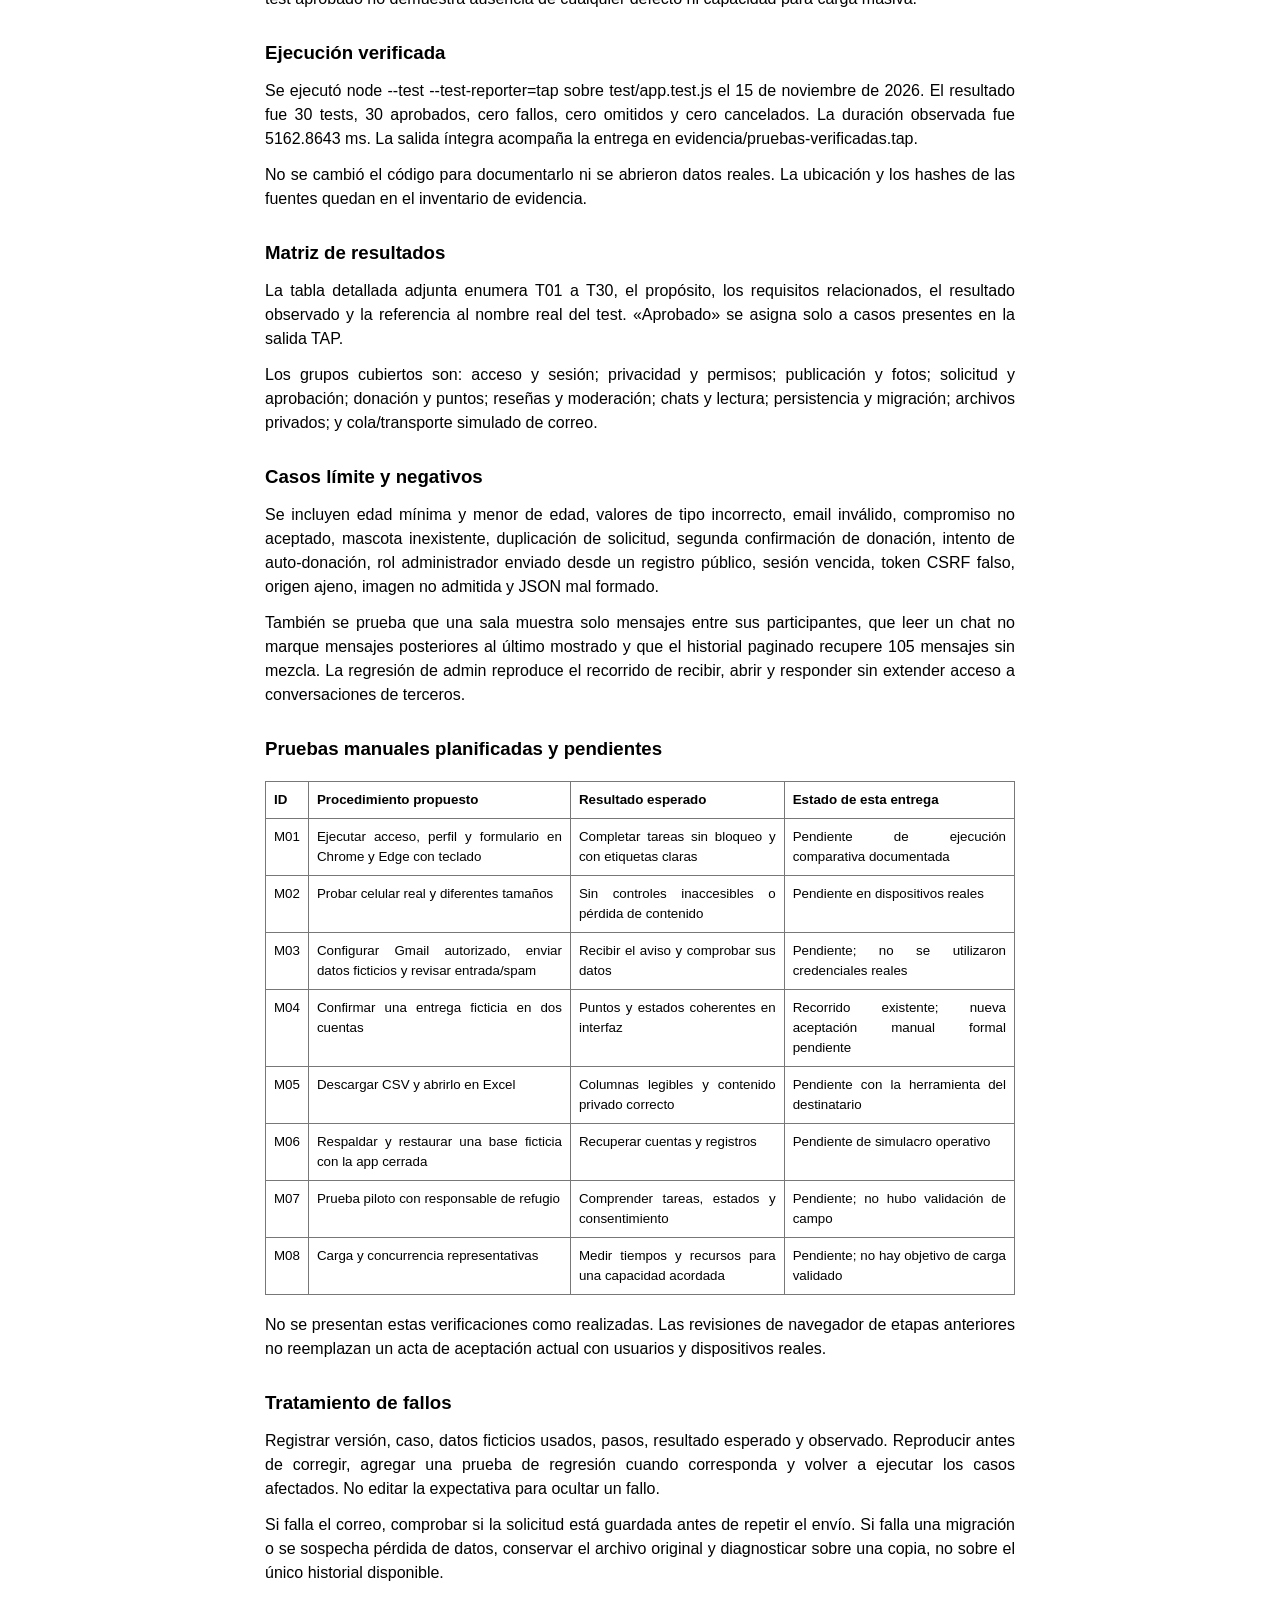
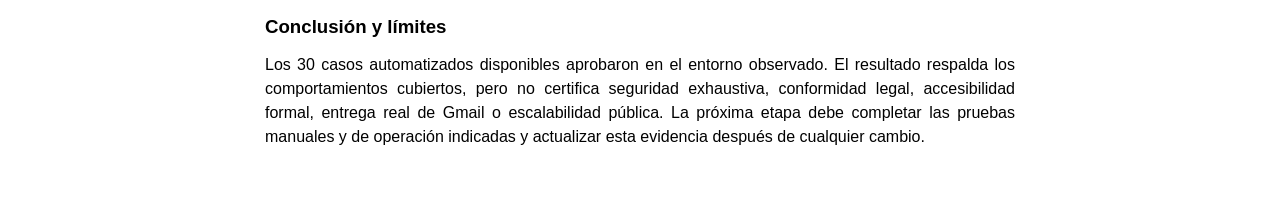
<file: editables/10-Plan-y-resultados-de-pruebas.html>
<!doctype html><html lang="es"><head><meta charset="utf-8"><meta name="viewport" content="width=device-width,initial-scale=1"><title>Plan y resultados de pruebas</title><link rel="stylesheet" href="../assets/documentos.css"></head><body><nav class="doc-tools"><a href="../index.html">Volver al índice</a><a href="../pdf/10-Plan-y-resultados-de-pruebas.pdf">Descargar PDF</a></nav><main class="documento"><section class="cover" aria-label="Carátula"><h1>GENERACIÓN T</h1><h2>Plan y resultados de pruebas</h2><img src="../assets/escudo-latzina.png" alt="Escudo de la Escuela Técnica Latzina"><div class="cover-data"><p><span>Escuela:</span> Ing. E. Latzina.</p><p><span>Materia:</span> Prácticas Profesionalizantes.</p><p><span>Docente:</span> Serrano Aaron, Moya Juan.</p><p><span>Alumnos:</span> Iannopollo Angeline<br>Galindez Sofia<br>Igarzabal Felipe<br>Seiberth Valentin<br>Dominguez Victoria</p><p><span>Curso:</span> 6°2°, T.M, C</p><p><span>Ciclo Lectivo:</span> 2026</p></div></section><article class="body"><h1>Plan y resultados de pruebas de PATITAS</h1><h2>Objetivo</h2><p>Comprobar que los recorridos principales conservan datos, respetan permisos y manejan los conflictos previstos. La referencia es la copia del proyecto indicada por la estudiante. Se volvió a ejecutar la suite para esta documentación; no se reutilizó una cifra de una versión anterior sin comprobarla.</p><h2>Alcance, entorno y estrategia</h2><p>Se utilizó Windows y Node.js v24.22.1 con node:test y node:assert/strict. Las pruebas construyen la aplicación con SQLite en memoria o en archivos temporales y abren servidores HTTP en puertos locales de prueba. No usan la base de datos personal ni las credenciales Gmail del usuario.</p><p>La estrategia combina comprobaciones de reglas, integración HTTP, consultas de SQLite y pruebas simuladas de correo. Se evalúan servicios mediante la API y también en recorridos directos de persistencia; la mayoría de los casos son integraciones, no tests unitarios puros.</p><p>El criterio de entrada es disponer del código y Node compatible. El de salida inicial es que todos los casos automatizados terminen sin fallos, registrar el resultado y declarar verificaciones pendientes. Un test aprobado no demuestra ausencia de cualquier defecto ni capacidad para carga masiva.</p><h2>Ejecución verificada</h2><p>Se ejecutó node --test --test-reporter=tap sobre test/app.test.js el 15 de noviembre de 2026. El resultado fue 30 tests, 30 aprobados, cero fallos, cero omitidos y cero cancelados. La duración observada fue 5162.8643 ms. La salida íntegra acompaña la entrega en evidencia/pruebas-verificadas.tap.</p><p>No se cambió el código para documentarlo ni se abrieron datos reales. La ubicación y los hashes de las fuentes quedan en el inventario de evidencia.</p><h2>Matriz de resultados</h2><p>La tabla detallada adjunta enumera T01 a T30, el propósito, los requisitos relacionados, el resultado observado y la referencia al nombre real del test. «Aprobado» se asigna solo a casos presentes en la salida TAP.</p><p>Los grupos cubiertos son: acceso y sesión; privacidad y permisos; publicación y fotos; solicitud y aprobación; donación y puntos; reseñas y moderación; chats y lectura; persistencia y migración; archivos privados; y cola/transporte simulado de correo.</p><h2>Casos límite y negativos</h2><p>Se incluyen edad mínima y menor de edad, valores de tipo incorrecto, email inválido, compromiso no aceptado, mascota inexistente, duplicación de solicitud, segunda confirmación de donación, intento de auto-donación, rol administrador enviado desde un registro público, sesión vencida, token CSRF falso, origen ajeno, imagen no admitida y JSON mal formado.</p><p>También se prueba que una sala muestra solo mensajes entre sus participantes, que leer un chat no marque mensajes posteriores al último mostrado y que el historial paginado recupere 105 mensajes sin mezcla. La regresión de admin reproduce el recorrido de recibir, abrir y responder sin extender acceso a conversaciones de terceros.</p><h2>Pruebas manuales planificadas y pendientes</h2><table><tr><th>ID</th><th>Procedimiento propuesto</th><th>Resultado esperado</th><th>Estado de esta entrega</th></tr><tr><td>M01</td><td>Ejecutar acceso, perfil y formulario en Chrome y Edge con teclado</td><td>Completar tareas sin bloqueo y con etiquetas claras</td><td>Pendiente de ejecución comparativa documentada</td></tr><tr><td>M02</td><td>Probar celular real y diferentes tamaños</td><td>Sin controles inaccesibles o pérdida de contenido</td><td>Pendiente en dispositivos reales</td></tr><tr><td>M03</td><td>Configurar Gmail autorizado, enviar datos ficticios y revisar entrada/spam</td><td>Recibir el aviso y comprobar sus datos</td><td>Pendiente; no se utilizaron credenciales reales</td></tr><tr><td>M04</td><td>Confirmar una entrega ficticia en dos cuentas</td><td>Puntos y estados coherentes en interfaz</td><td>Recorrido existente; nueva aceptación manual formal pendiente</td></tr><tr><td>M05</td><td>Descargar CSV y abrirlo en Excel</td><td>Columnas legibles y contenido privado correcto</td><td>Pendiente con la herramienta del destinatario</td></tr><tr><td>M06</td><td>Respaldar y restaurar una base ficticia con la app cerrada</td><td>Recuperar cuentas y registros</td><td>Pendiente de simulacro operativo</td></tr><tr><td>M07</td><td>Prueba piloto con responsable de refugio</td><td>Comprender tareas, estados y consentimiento</td><td>Pendiente; no hubo validación de campo</td></tr><tr><td>M08</td><td>Carga y concurrencia representativas</td><td>Medir tiempos y recursos para una capacidad acordada</td><td>Pendiente; no hay objetivo de carga validado</td></tr></table><p>No se presentan estas verificaciones como realizadas. Las revisiones de navegador de etapas anteriores no reemplazan un acta de aceptación actual con usuarios y dispositivos reales.</p><h2>Tratamiento de fallos</h2><p>Registrar versión, caso, datos ficticios usados, pasos, resultado esperado y observado. Reproducir antes de corregir, agregar una prueba de regresión cuando corresponda y volver a ejecutar los casos afectados. No editar la expectativa para ocultar un fallo.</p><p>Si falla el correo, comprobar si la solicitud está guardada antes de repetir el envío. Si falla una migración o se sospecha pérdida de datos, conservar el archivo original y diagnosticar sobre una copia, no sobre el único historial disponible.</p><h2>Conclusión y límites</h2><p>Los 30 casos automatizados disponibles aprobaron en el entorno observado. El resultado respalda los comportamientos cubiertos, pero no certifica seguridad exhaustiva, conformidad legal, accesibilidad formal, entrega real de Gmail o escalabilidad pública. La próxima etapa debe completar las pruebas manuales y de operación indicadas y actualizar esta evidencia después de cualquier cambio.</p></article></main></body></html>
</file>
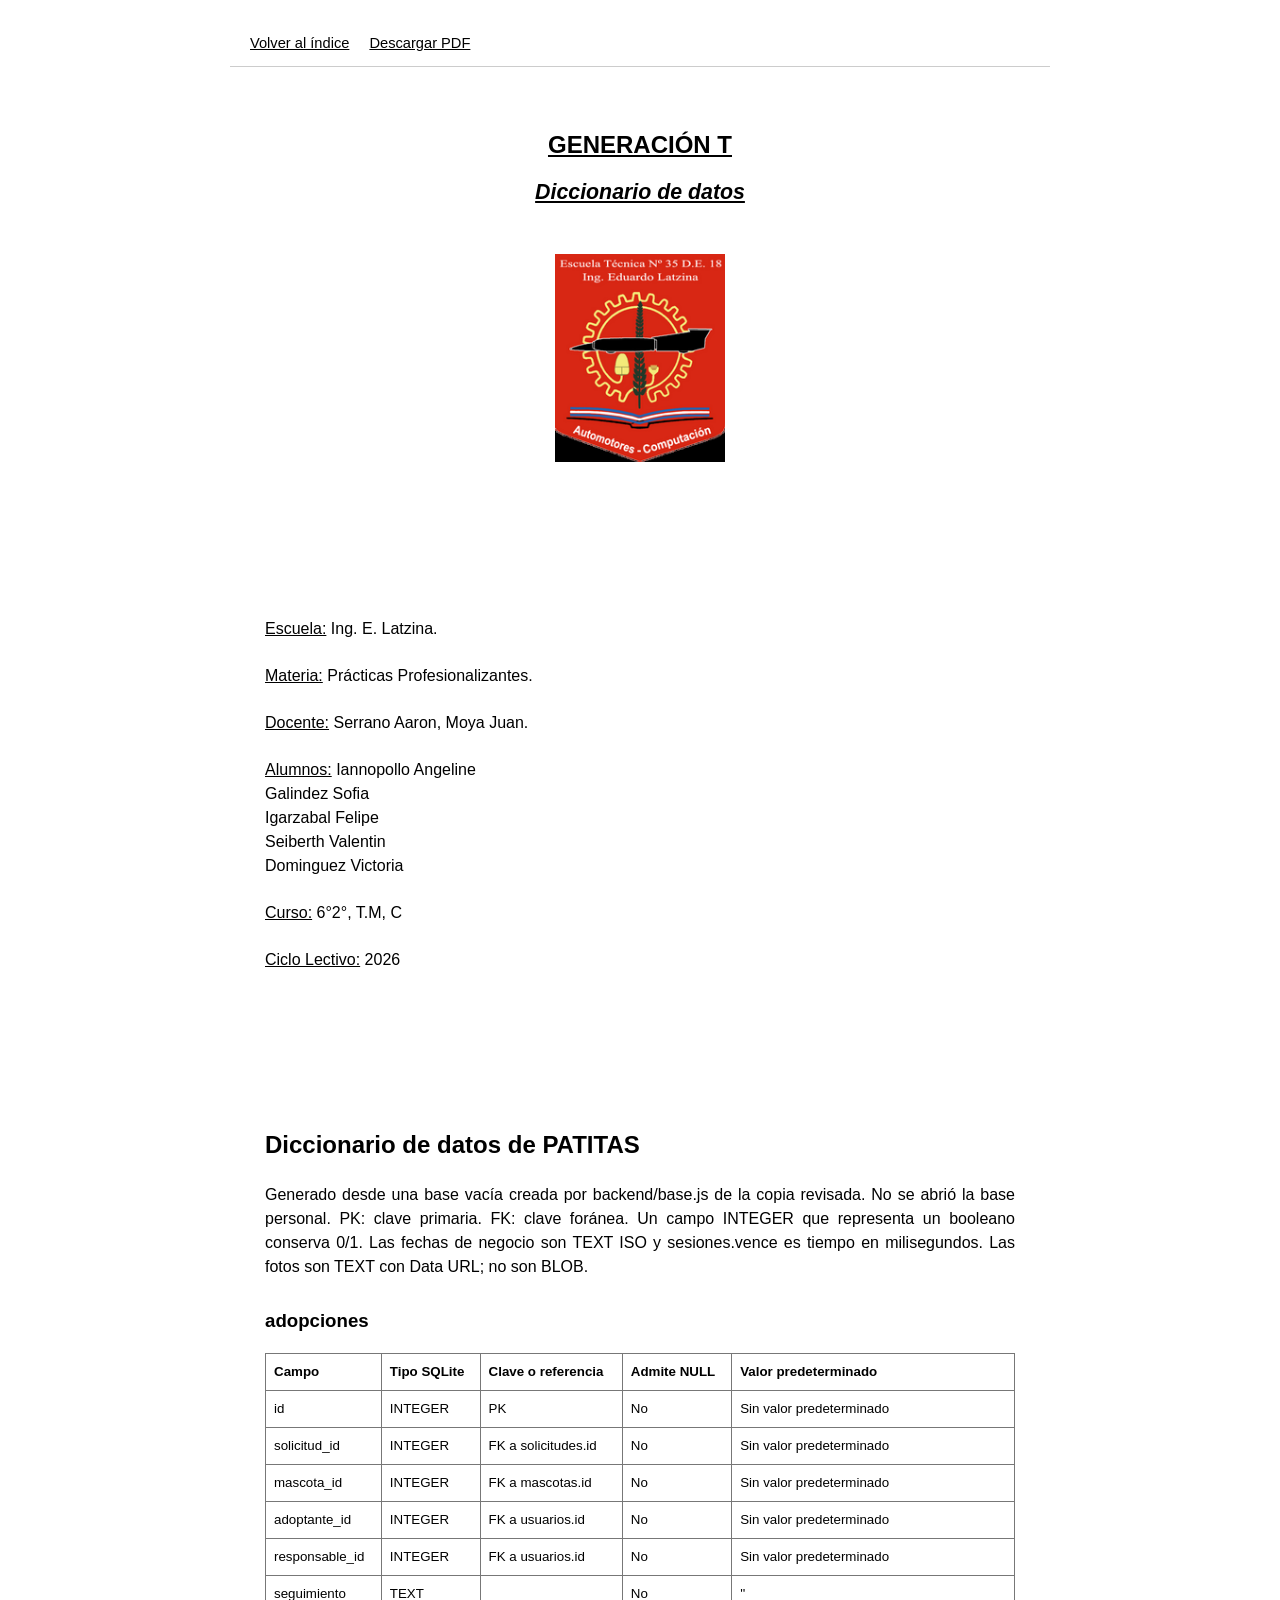
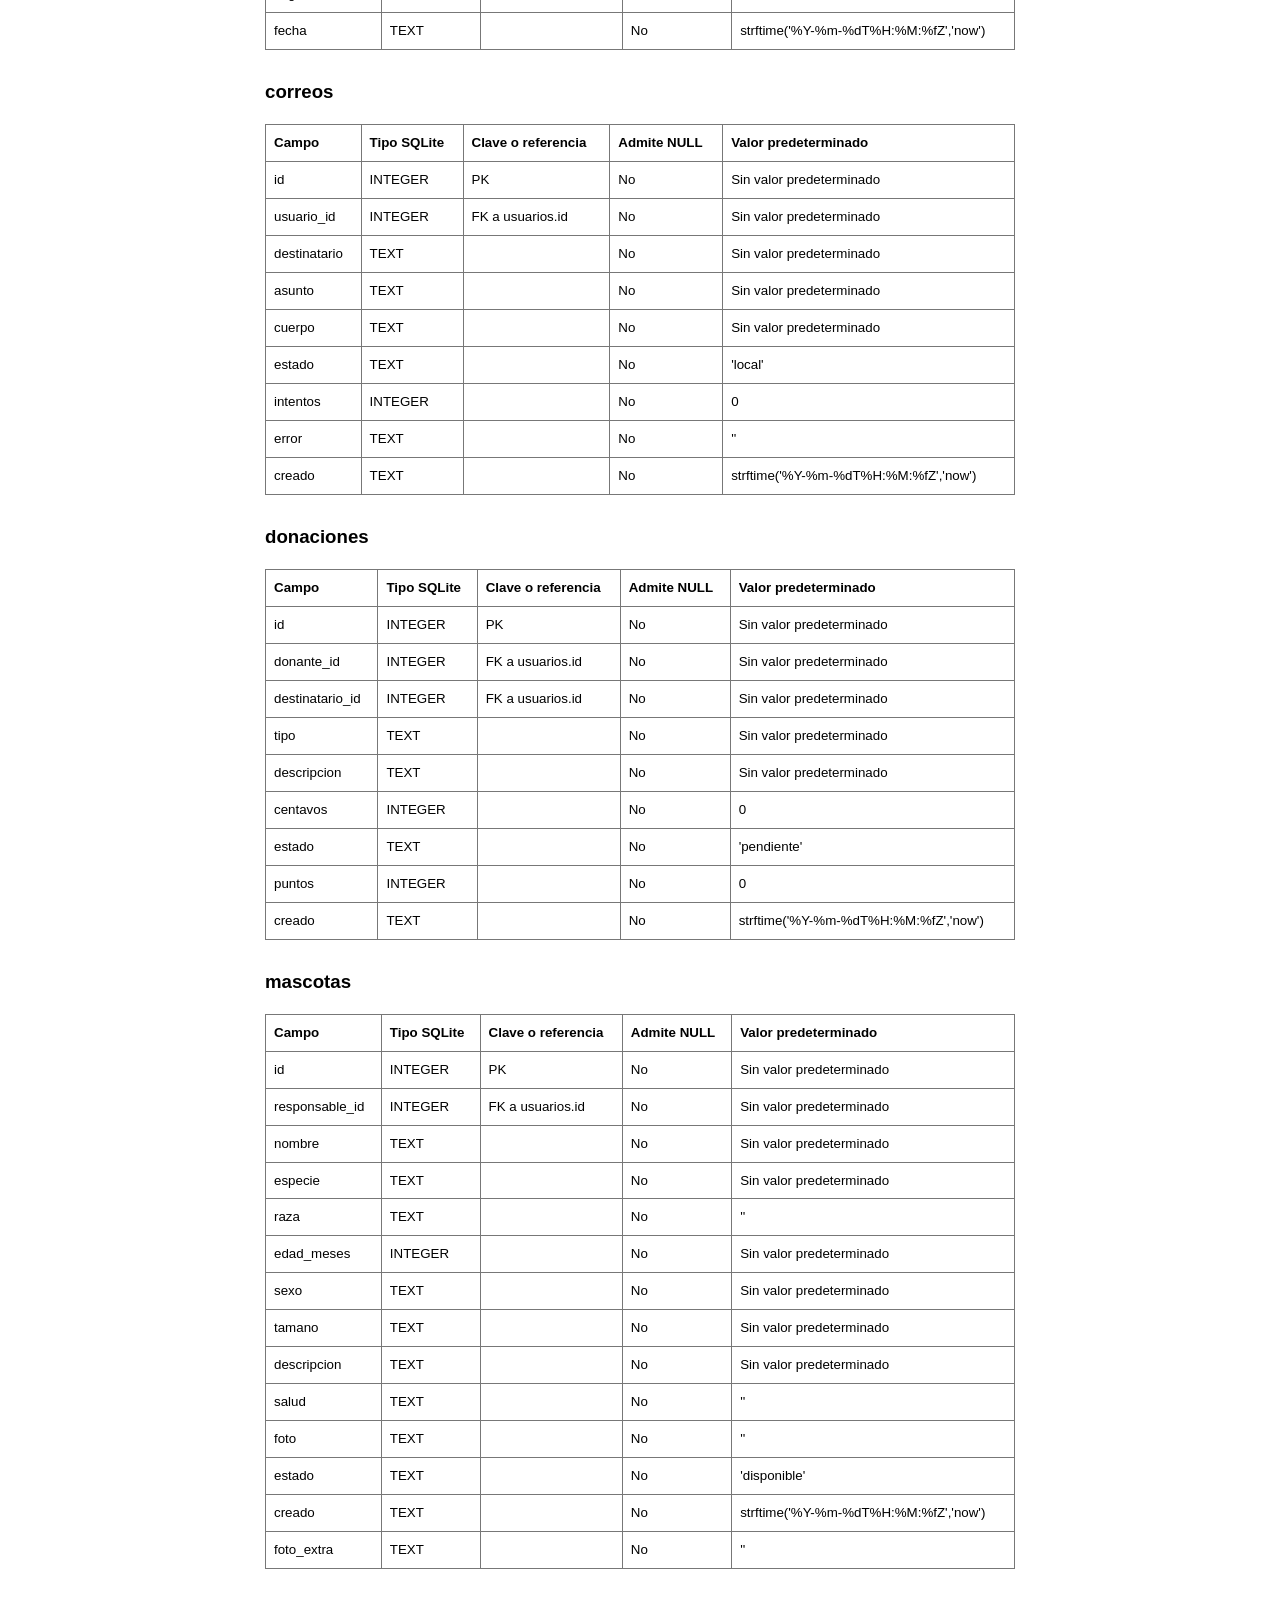
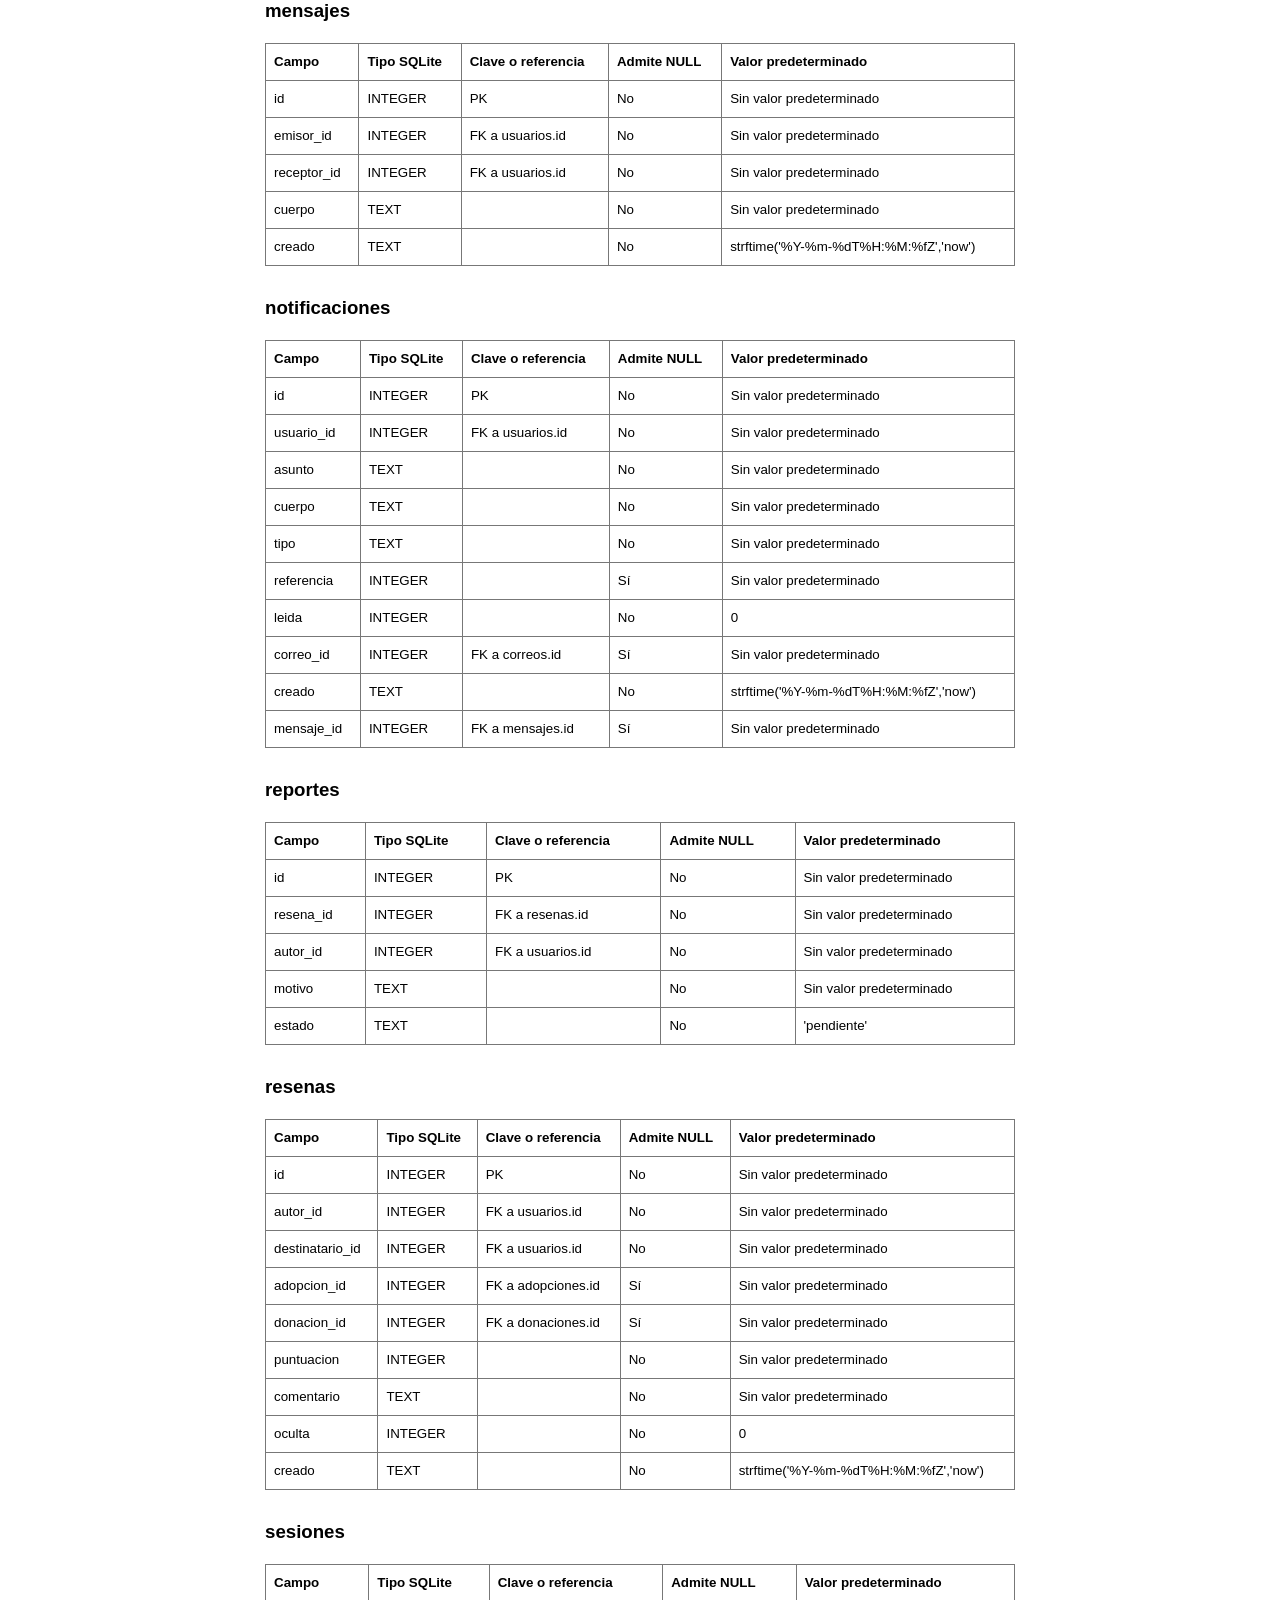
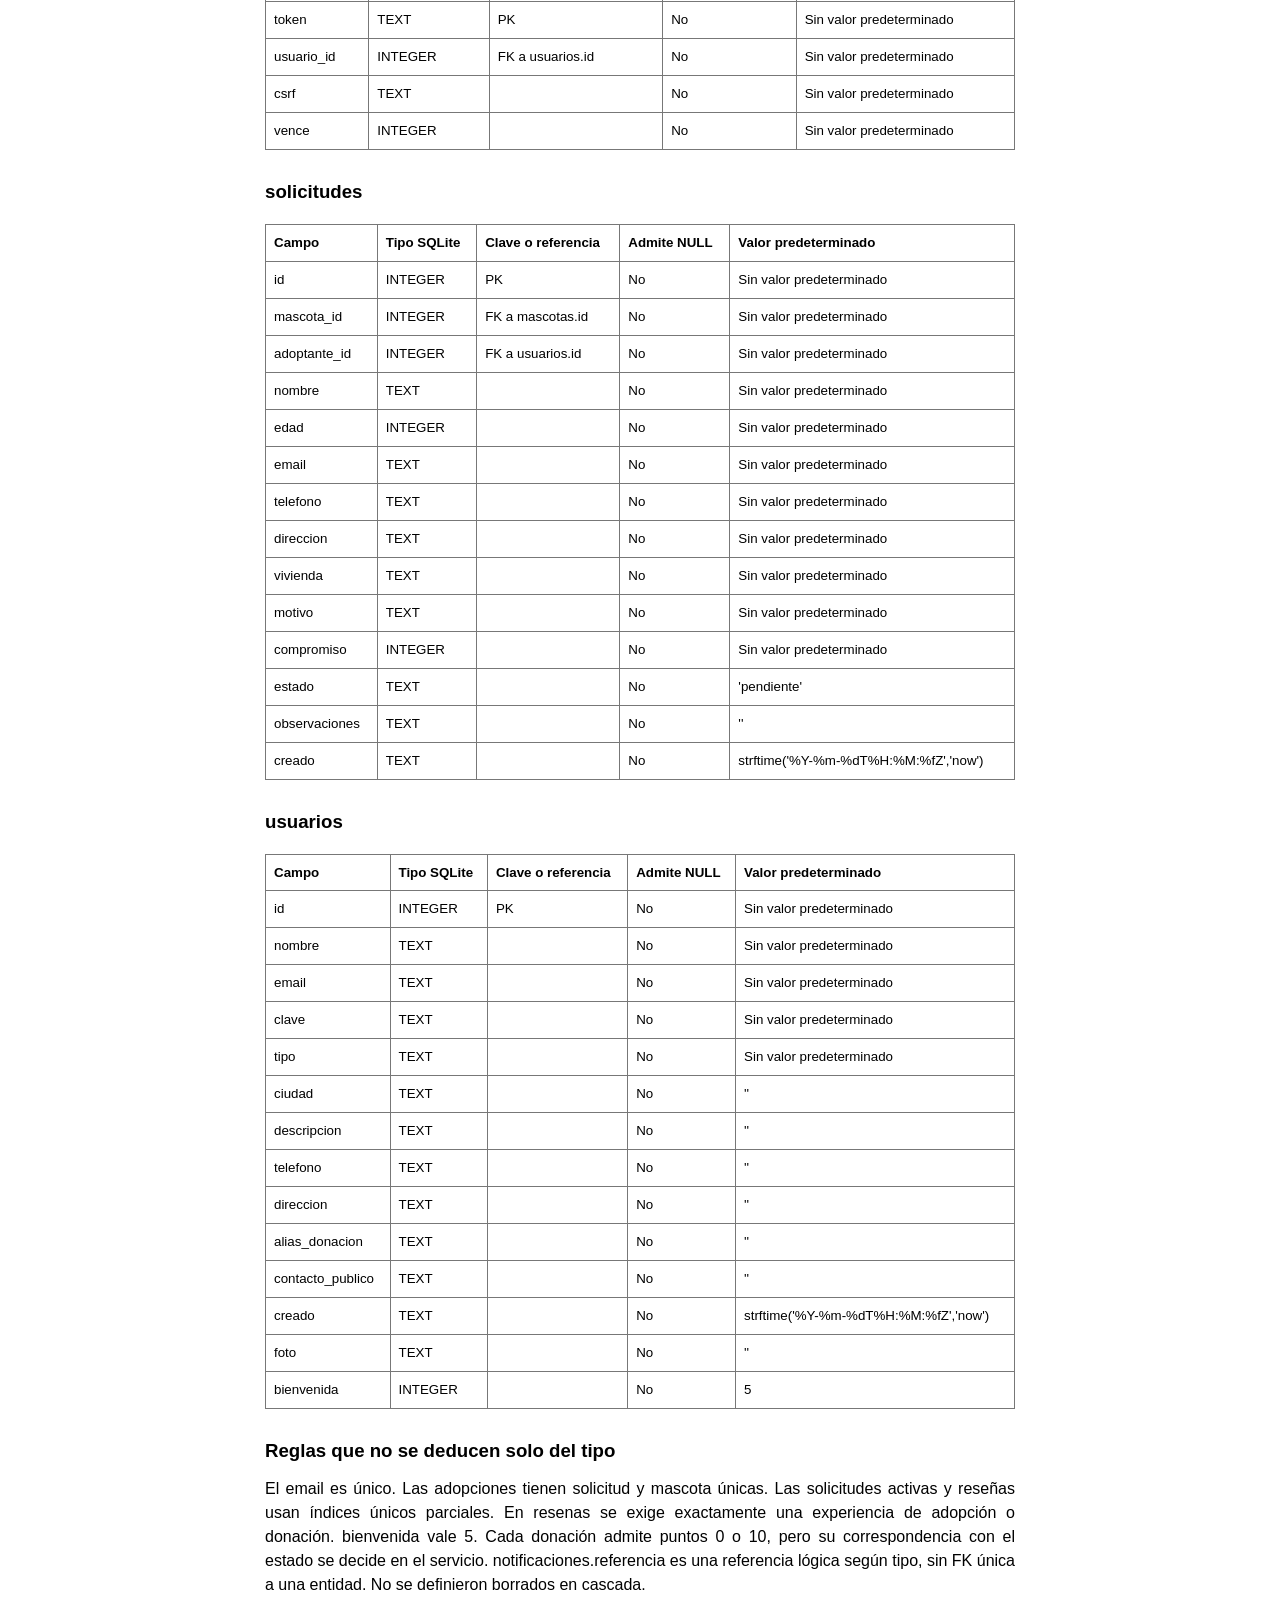
<file: editables/Anexo-Diccionario-de-datos.html>
<!doctype html><html lang="es"><head><meta charset="utf-8"><meta name="viewport" content="width=device-width,initial-scale=1"><title>Diccionario de datos</title><link rel="stylesheet" href="../assets/documentos.css"></head><body><nav class="doc-tools"><a href="../index.html">Volver al índice</a><a href="../pdf/Anexo-Diccionario-de-datos.pdf">Descargar PDF</a></nav><main class="documento"><section class="cover" aria-label="Carátula"><h1>GENERACIÓN T</h1><h2>Diccionario de datos</h2><img src="../assets/escudo-latzina.png" alt="Escudo de la Escuela Técnica Latzina"><div class="cover-data"><p><span>Escuela:</span> Ing. E. Latzina.</p><p><span>Materia:</span> Prácticas Profesionalizantes.</p><p><span>Docente:</span> Serrano Aaron, Moya Juan.</p><p><span>Alumnos:</span> Iannopollo Angeline<br>Galindez Sofia<br>Igarzabal Felipe<br>Seiberth Valentin<br>Dominguez Victoria</p><p><span>Curso:</span> 6°2°, T.M, C</p><p><span>Ciclo Lectivo:</span> 2026</p></div></section><article class="body"><h1>Diccionario de datos de PATITAS</h1><p>Generado desde una base vacía creada por backend/base.js de la copia revisada. No se abrió la base personal. PK: clave primaria. FK: clave foránea. Un campo INTEGER que representa un booleano conserva 0/1. Las fechas de negocio son TEXT ISO y sesiones.vence es tiempo en milisegundos. Las fotos son TEXT con Data URL; no son BLOB.</p><h2>adopciones</h2><table><tr><th>Campo</th><th>Tipo SQLite</th><th>Clave o referencia</th><th>Admite NULL</th><th>Valor predeterminado</th></tr><tr><td>id</td><td>INTEGER</td><td>PK</td><td>No</td><td>Sin valor predeterminado</td></tr><tr><td>solicitud_id</td><td>INTEGER</td><td>FK a solicitudes.id</td><td>No</td><td>Sin valor predeterminado</td></tr><tr><td>mascota_id</td><td>INTEGER</td><td>FK a mascotas.id</td><td>No</td><td>Sin valor predeterminado</td></tr><tr><td>adoptante_id</td><td>INTEGER</td><td>FK a usuarios.id</td><td>No</td><td>Sin valor predeterminado</td></tr><tr><td>responsable_id</td><td>INTEGER</td><td>FK a usuarios.id</td><td>No</td><td>Sin valor predeterminado</td></tr><tr><td>seguimiento</td><td>TEXT</td><td></td><td>No</td><td>&#x27;&#x27;</td></tr><tr><td>fecha</td><td>TEXT</td><td></td><td>No</td><td>strftime(&#x27;%Y-%m-%dT%H:%M:%fZ&#x27;,&#x27;now&#x27;)</td></tr></table><h2>correos</h2><table><tr><th>Campo</th><th>Tipo SQLite</th><th>Clave o referencia</th><th>Admite NULL</th><th>Valor predeterminado</th></tr><tr><td>id</td><td>INTEGER</td><td>PK</td><td>No</td><td>Sin valor predeterminado</td></tr><tr><td>usuario_id</td><td>INTEGER</td><td>FK a usuarios.id</td><td>No</td><td>Sin valor predeterminado</td></tr><tr><td>destinatario</td><td>TEXT</td><td></td><td>No</td><td>Sin valor predeterminado</td></tr><tr><td>asunto</td><td>TEXT</td><td></td><td>No</td><td>Sin valor predeterminado</td></tr><tr><td>cuerpo</td><td>TEXT</td><td></td><td>No</td><td>Sin valor predeterminado</td></tr><tr><td>estado</td><td>TEXT</td><td></td><td>No</td><td>&#x27;local&#x27;</td></tr><tr><td>intentos</td><td>INTEGER</td><td></td><td>No</td><td>0</td></tr><tr><td>error</td><td>TEXT</td><td></td><td>No</td><td>&#x27;&#x27;</td></tr><tr><td>creado</td><td>TEXT</td><td></td><td>No</td><td>strftime(&#x27;%Y-%m-%dT%H:%M:%fZ&#x27;,&#x27;now&#x27;)</td></tr></table><h2>donaciones</h2><table><tr><th>Campo</th><th>Tipo SQLite</th><th>Clave o referencia</th><th>Admite NULL</th><th>Valor predeterminado</th></tr><tr><td>id</td><td>INTEGER</td><td>PK</td><td>No</td><td>Sin valor predeterminado</td></tr><tr><td>donante_id</td><td>INTEGER</td><td>FK a usuarios.id</td><td>No</td><td>Sin valor predeterminado</td></tr><tr><td>destinatario_id</td><td>INTEGER</td><td>FK a usuarios.id</td><td>No</td><td>Sin valor predeterminado</td></tr><tr><td>tipo</td><td>TEXT</td><td></td><td>No</td><td>Sin valor predeterminado</td></tr><tr><td>descripcion</td><td>TEXT</td><td></td><td>No</td><td>Sin valor predeterminado</td></tr><tr><td>centavos</td><td>INTEGER</td><td></td><td>No</td><td>0</td></tr><tr><td>estado</td><td>TEXT</td><td></td><td>No</td><td>&#x27;pendiente&#x27;</td></tr><tr><td>puntos</td><td>INTEGER</td><td></td><td>No</td><td>0</td></tr><tr><td>creado</td><td>TEXT</td><td></td><td>No</td><td>strftime(&#x27;%Y-%m-%dT%H:%M:%fZ&#x27;,&#x27;now&#x27;)</td></tr></table><h2>mascotas</h2><table><tr><th>Campo</th><th>Tipo SQLite</th><th>Clave o referencia</th><th>Admite NULL</th><th>Valor predeterminado</th></tr><tr><td>id</td><td>INTEGER</td><td>PK</td><td>No</td><td>Sin valor predeterminado</td></tr><tr><td>responsable_id</td><td>INTEGER</td><td>FK a usuarios.id</td><td>No</td><td>Sin valor predeterminado</td></tr><tr><td>nombre</td><td>TEXT</td><td></td><td>No</td><td>Sin valor predeterminado</td></tr><tr><td>especie</td><td>TEXT</td><td></td><td>No</td><td>Sin valor predeterminado</td></tr><tr><td>raza</td><td>TEXT</td><td></td><td>No</td><td>&#x27;&#x27;</td></tr><tr><td>edad_meses</td><td>INTEGER</td><td></td><td>No</td><td>Sin valor predeterminado</td></tr><tr><td>sexo</td><td>TEXT</td><td></td><td>No</td><td>Sin valor predeterminado</td></tr><tr><td>tamano</td><td>TEXT</td><td></td><td>No</td><td>Sin valor predeterminado</td></tr><tr><td>descripcion</td><td>TEXT</td><td></td><td>No</td><td>Sin valor predeterminado</td></tr><tr><td>salud</td><td>TEXT</td><td></td><td>No</td><td>&#x27;&#x27;</td></tr><tr><td>foto</td><td>TEXT</td><td></td><td>No</td><td>&#x27;&#x27;</td></tr><tr><td>estado</td><td>TEXT</td><td></td><td>No</td><td>&#x27;disponible&#x27;</td></tr><tr><td>creado</td><td>TEXT</td><td></td><td>No</td><td>strftime(&#x27;%Y-%m-%dT%H:%M:%fZ&#x27;,&#x27;now&#x27;)</td></tr><tr><td>foto_extra</td><td>TEXT</td><td></td><td>No</td><td>&#x27;&#x27;</td></tr></table><h2>mensajes</h2><table><tr><th>Campo</th><th>Tipo SQLite</th><th>Clave o referencia</th><th>Admite NULL</th><th>Valor predeterminado</th></tr><tr><td>id</td><td>INTEGER</td><td>PK</td><td>No</td><td>Sin valor predeterminado</td></tr><tr><td>emisor_id</td><td>INTEGER</td><td>FK a usuarios.id</td><td>No</td><td>Sin valor predeterminado</td></tr><tr><td>receptor_id</td><td>INTEGER</td><td>FK a usuarios.id</td><td>No</td><td>Sin valor predeterminado</td></tr><tr><td>cuerpo</td><td>TEXT</td><td></td><td>No</td><td>Sin valor predeterminado</td></tr><tr><td>creado</td><td>TEXT</td><td></td><td>No</td><td>strftime(&#x27;%Y-%m-%dT%H:%M:%fZ&#x27;,&#x27;now&#x27;)</td></tr></table><h2>notificaciones</h2><table><tr><th>Campo</th><th>Tipo SQLite</th><th>Clave o referencia</th><th>Admite NULL</th><th>Valor predeterminado</th></tr><tr><td>id</td><td>INTEGER</td><td>PK</td><td>No</td><td>Sin valor predeterminado</td></tr><tr><td>usuario_id</td><td>INTEGER</td><td>FK a usuarios.id</td><td>No</td><td>Sin valor predeterminado</td></tr><tr><td>asunto</td><td>TEXT</td><td></td><td>No</td><td>Sin valor predeterminado</td></tr><tr><td>cuerpo</td><td>TEXT</td><td></td><td>No</td><td>Sin valor predeterminado</td></tr><tr><td>tipo</td><td>TEXT</td><td></td><td>No</td><td>Sin valor predeterminado</td></tr><tr><td>referencia</td><td>INTEGER</td><td></td><td>Sí</td><td>Sin valor predeterminado</td></tr><tr><td>leida</td><td>INTEGER</td><td></td><td>No</td><td>0</td></tr><tr><td>correo_id</td><td>INTEGER</td><td>FK a correos.id</td><td>Sí</td><td>Sin valor predeterminado</td></tr><tr><td>creado</td><td>TEXT</td><td></td><td>No</td><td>strftime(&#x27;%Y-%m-%dT%H:%M:%fZ&#x27;,&#x27;now&#x27;)</td></tr><tr><td>mensaje_id</td><td>INTEGER</td><td>FK a mensajes.id</td><td>Sí</td><td>Sin valor predeterminado</td></tr></table><h2>reportes</h2><table><tr><th>Campo</th><th>Tipo SQLite</th><th>Clave o referencia</th><th>Admite NULL</th><th>Valor predeterminado</th></tr><tr><td>id</td><td>INTEGER</td><td>PK</td><td>No</td><td>Sin valor predeterminado</td></tr><tr><td>resena_id</td><td>INTEGER</td><td>FK a resenas.id</td><td>No</td><td>Sin valor predeterminado</td></tr><tr><td>autor_id</td><td>INTEGER</td><td>FK a usuarios.id</td><td>No</td><td>Sin valor predeterminado</td></tr><tr><td>motivo</td><td>TEXT</td><td></td><td>No</td><td>Sin valor predeterminado</td></tr><tr><td>estado</td><td>TEXT</td><td></td><td>No</td><td>&#x27;pendiente&#x27;</td></tr></table><h2>resenas</h2><table><tr><th>Campo</th><th>Tipo SQLite</th><th>Clave o referencia</th><th>Admite NULL</th><th>Valor predeterminado</th></tr><tr><td>id</td><td>INTEGER</td><td>PK</td><td>No</td><td>Sin valor predeterminado</td></tr><tr><td>autor_id</td><td>INTEGER</td><td>FK a usuarios.id</td><td>No</td><td>Sin valor predeterminado</td></tr><tr><td>destinatario_id</td><td>INTEGER</td><td>FK a usuarios.id</td><td>No</td><td>Sin valor predeterminado</td></tr><tr><td>adopcion_id</td><td>INTEGER</td><td>FK a adopciones.id</td><td>Sí</td><td>Sin valor predeterminado</td></tr><tr><td>donacion_id</td><td>INTEGER</td><td>FK a donaciones.id</td><td>Sí</td><td>Sin valor predeterminado</td></tr><tr><td>puntuacion</td><td>INTEGER</td><td></td><td>No</td><td>Sin valor predeterminado</td></tr><tr><td>comentario</td><td>TEXT</td><td></td><td>No</td><td>Sin valor predeterminado</td></tr><tr><td>oculta</td><td>INTEGER</td><td></td><td>No</td><td>0</td></tr><tr><td>creado</td><td>TEXT</td><td></td><td>No</td><td>strftime(&#x27;%Y-%m-%dT%H:%M:%fZ&#x27;,&#x27;now&#x27;)</td></tr></table><h2>sesiones</h2><table><tr><th>Campo</th><th>Tipo SQLite</th><th>Clave o referencia</th><th>Admite NULL</th><th>Valor predeterminado</th></tr><tr><td>token</td><td>TEXT</td><td>PK</td><td>No</td><td>Sin valor predeterminado</td></tr><tr><td>usuario_id</td><td>INTEGER</td><td>FK a usuarios.id</td><td>No</td><td>Sin valor predeterminado</td></tr><tr><td>csrf</td><td>TEXT</td><td></td><td>No</td><td>Sin valor predeterminado</td></tr><tr><td>vence</td><td>INTEGER</td><td></td><td>No</td><td>Sin valor predeterminado</td></tr></table><h2>solicitudes</h2><table><tr><th>Campo</th><th>Tipo SQLite</th><th>Clave o referencia</th><th>Admite NULL</th><th>Valor predeterminado</th></tr><tr><td>id</td><td>INTEGER</td><td>PK</td><td>No</td><td>Sin valor predeterminado</td></tr><tr><td>mascota_id</td><td>INTEGER</td><td>FK a mascotas.id</td><td>No</td><td>Sin valor predeterminado</td></tr><tr><td>adoptante_id</td><td>INTEGER</td><td>FK a usuarios.id</td><td>No</td><td>Sin valor predeterminado</td></tr><tr><td>nombre</td><td>TEXT</td><td></td><td>No</td><td>Sin valor predeterminado</td></tr><tr><td>edad</td><td>INTEGER</td><td></td><td>No</td><td>Sin valor predeterminado</td></tr><tr><td>email</td><td>TEXT</td><td></td><td>No</td><td>Sin valor predeterminado</td></tr><tr><td>telefono</td><td>TEXT</td><td></td><td>No</td><td>Sin valor predeterminado</td></tr><tr><td>direccion</td><td>TEXT</td><td></td><td>No</td><td>Sin valor predeterminado</td></tr><tr><td>vivienda</td><td>TEXT</td><td></td><td>No</td><td>Sin valor predeterminado</td></tr><tr><td>motivo</td><td>TEXT</td><td></td><td>No</td><td>Sin valor predeterminado</td></tr><tr><td>compromiso</td><td>INTEGER</td><td></td><td>No</td><td>Sin valor predeterminado</td></tr><tr><td>estado</td><td>TEXT</td><td></td><td>No</td><td>&#x27;pendiente&#x27;</td></tr><tr><td>observaciones</td><td>TEXT</td><td></td><td>No</td><td>&#x27;&#x27;</td></tr><tr><td>creado</td><td>TEXT</td><td></td><td>No</td><td>strftime(&#x27;%Y-%m-%dT%H:%M:%fZ&#x27;,&#x27;now&#x27;)</td></tr></table><h2>usuarios</h2><table><tr><th>Campo</th><th>Tipo SQLite</th><th>Clave o referencia</th><th>Admite NULL</th><th>Valor predeterminado</th></tr><tr><td>id</td><td>INTEGER</td><td>PK</td><td>No</td><td>Sin valor predeterminado</td></tr><tr><td>nombre</td><td>TEXT</td><td></td><td>No</td><td>Sin valor predeterminado</td></tr><tr><td>email</td><td>TEXT</td><td></td><td>No</td><td>Sin valor predeterminado</td></tr><tr><td>clave</td><td>TEXT</td><td></td><td>No</td><td>Sin valor predeterminado</td></tr><tr><td>tipo</td><td>TEXT</td><td></td><td>No</td><td>Sin valor predeterminado</td></tr><tr><td>ciudad</td><td>TEXT</td><td></td><td>No</td><td>&#x27;&#x27;</td></tr><tr><td>descripcion</td><td>TEXT</td><td></td><td>No</td><td>&#x27;&#x27;</td></tr><tr><td>telefono</td><td>TEXT</td><td></td><td>No</td><td>&#x27;&#x27;</td></tr><tr><td>direccion</td><td>TEXT</td><td></td><td>No</td><td>&#x27;&#x27;</td></tr><tr><td>alias_donacion</td><td>TEXT</td><td></td><td>No</td><td>&#x27;&#x27;</td></tr><tr><td>contacto_publico</td><td>TEXT</td><td></td><td>No</td><td>&#x27;&#x27;</td></tr><tr><td>creado</td><td>TEXT</td><td></td><td>No</td><td>strftime(&#x27;%Y-%m-%dT%H:%M:%fZ&#x27;,&#x27;now&#x27;)</td></tr><tr><td>foto</td><td>TEXT</td><td></td><td>No</td><td>&#x27;&#x27;</td></tr><tr><td>bienvenida</td><td>INTEGER</td><td></td><td>No</td><td>5</td></tr></table><h2>Reglas que no se deducen solo del tipo</h2><p>El email es único. Las adopciones tienen solicitud y mascota únicas. Las solicitudes activas y reseñas usan índices únicos parciales. En resenas se exige exactamente una experiencia de adopción o donación. bienvenida vale 5. Cada donación admite puntos 0 o 10, pero su correspondencia con el estado se decide en el servicio. notificaciones.referencia es una referencia lógica según tipo, sin FK única a una entidad. No se definieron borrados en cascada.</p></article></main></body></html>
</file>
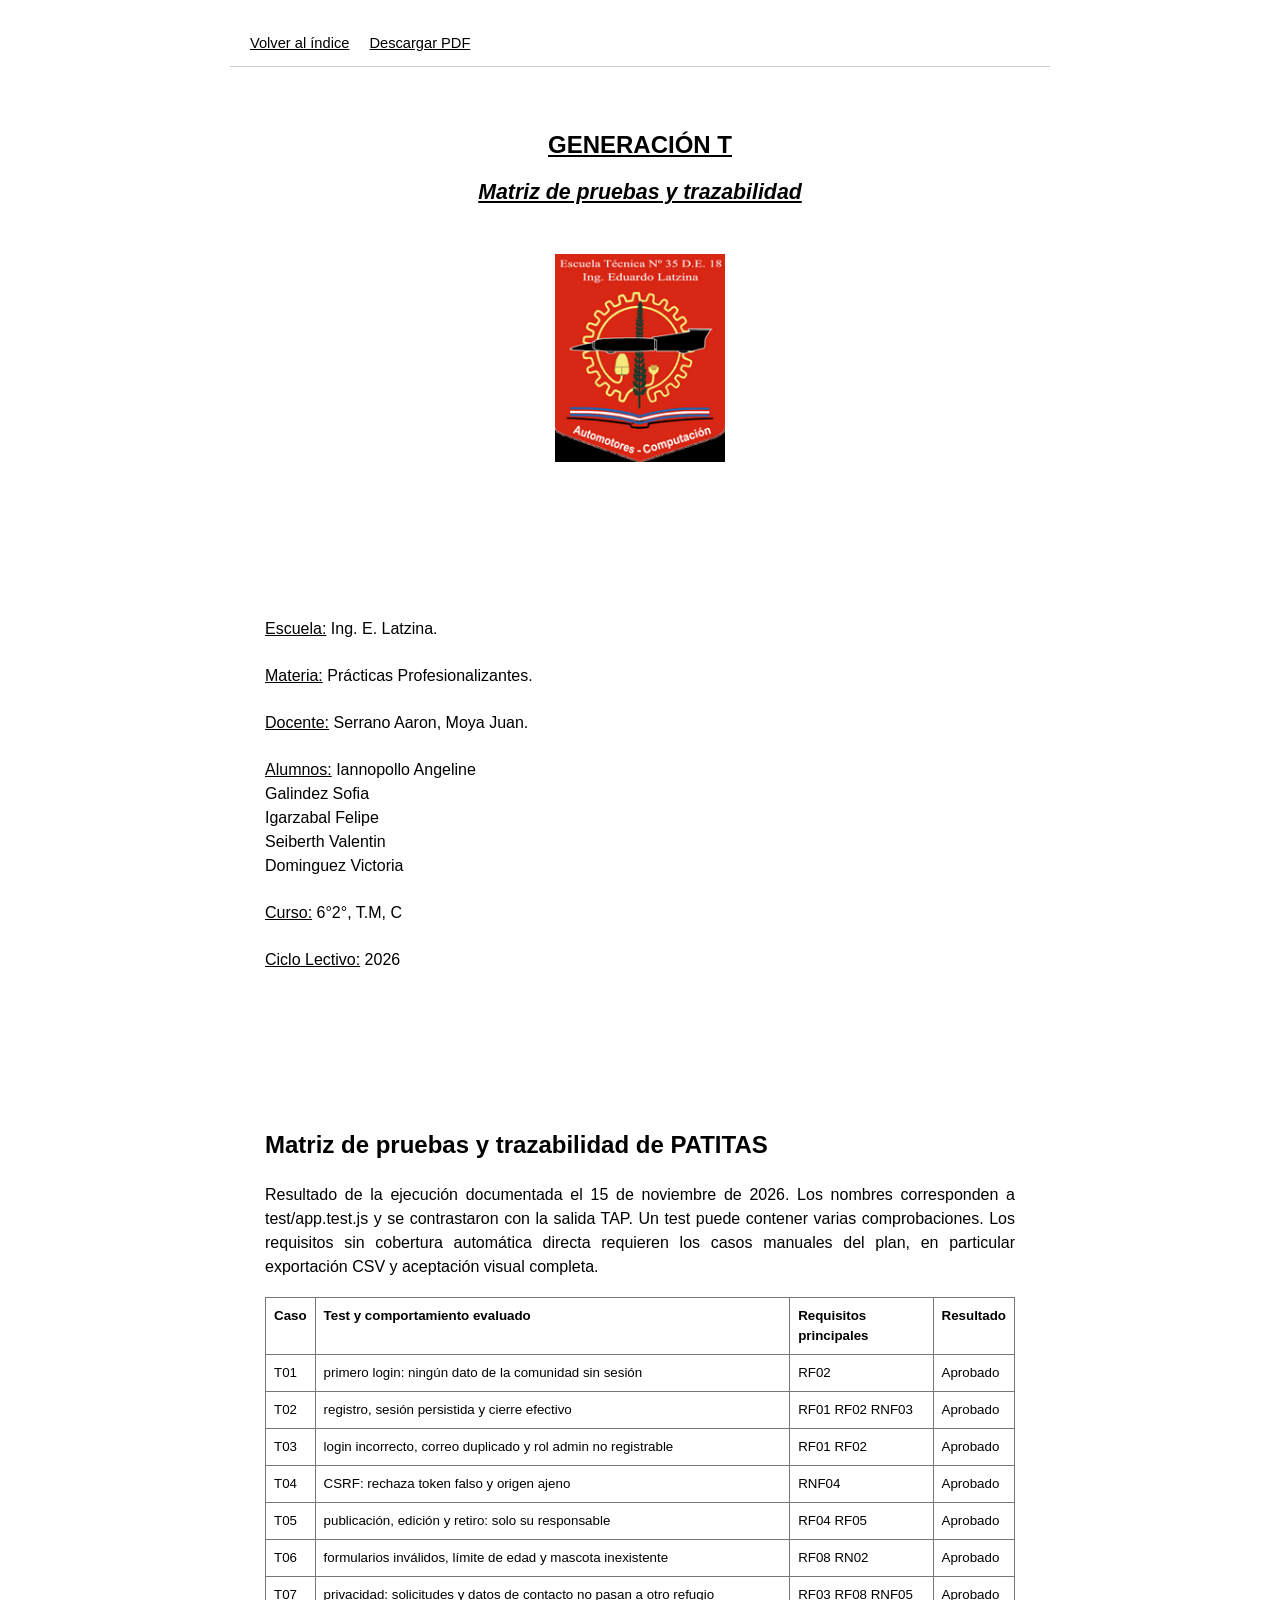
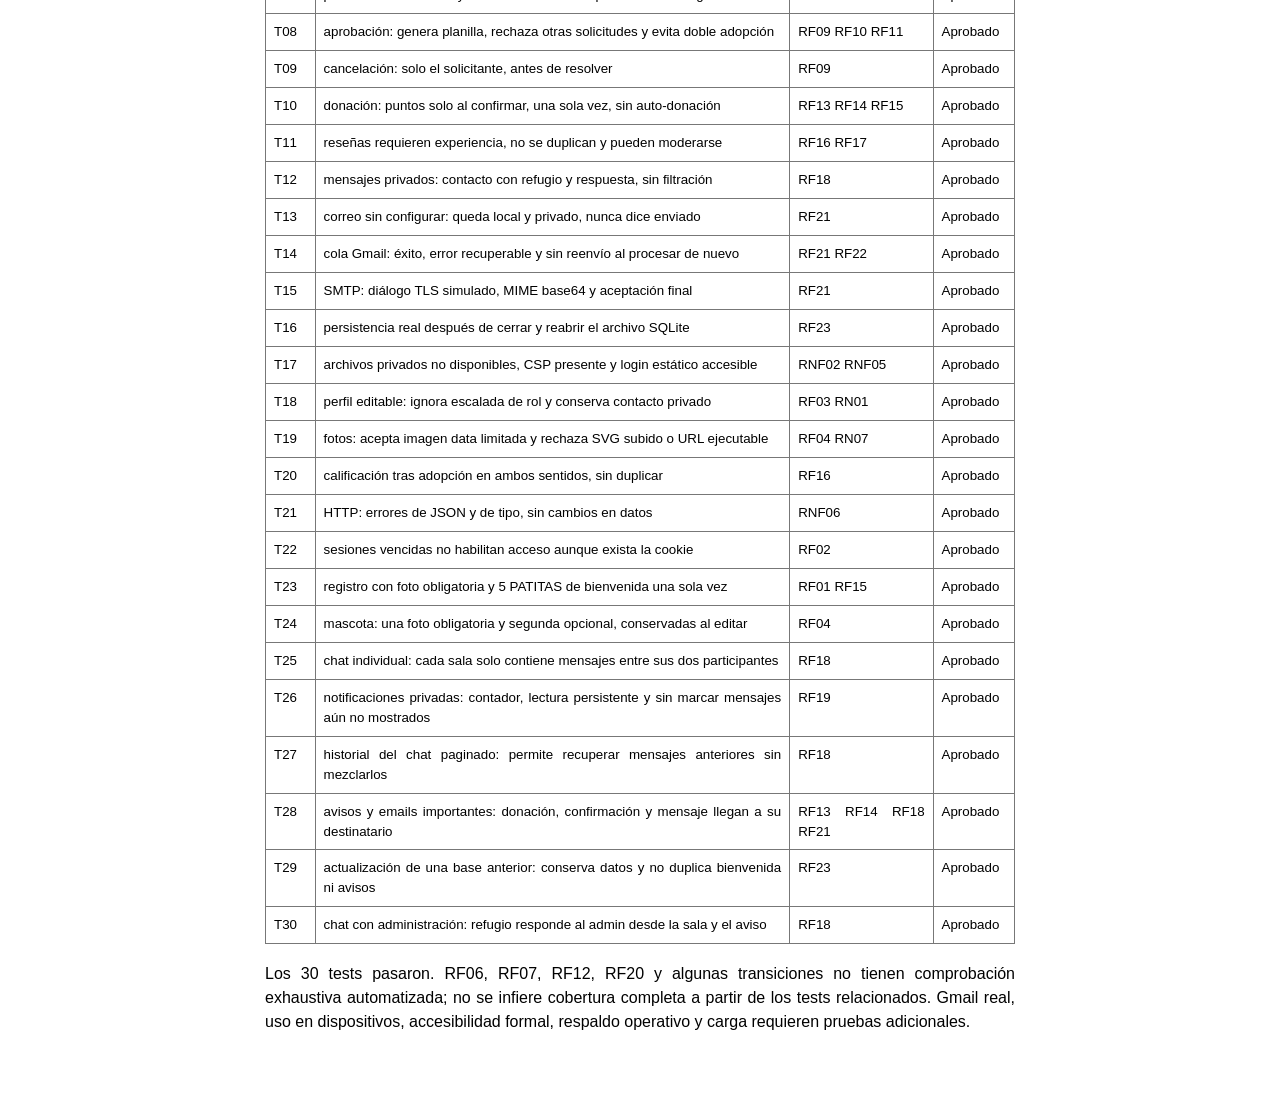
<file: editables/Anexo-Matriz-de-pruebas.html>
<!doctype html><html lang="es"><head><meta charset="utf-8"><meta name="viewport" content="width=device-width,initial-scale=1"><title>Matriz de pruebas y trazabilidad</title><link rel="stylesheet" href="../assets/documentos.css"></head><body><nav class="doc-tools"><a href="../index.html">Volver al índice</a><a href="../pdf/Anexo-Matriz-de-pruebas.pdf">Descargar PDF</a></nav><main class="documento"><section class="cover" aria-label="Carátula"><h1>GENERACIÓN T</h1><h2>Matriz de pruebas y trazabilidad</h2><img src="../assets/escudo-latzina.png" alt="Escudo de la Escuela Técnica Latzina"><div class="cover-data"><p><span>Escuela:</span> Ing. E. Latzina.</p><p><span>Materia:</span> Prácticas Profesionalizantes.</p><p><span>Docente:</span> Serrano Aaron, Moya Juan.</p><p><span>Alumnos:</span> Iannopollo Angeline<br>Galindez Sofia<br>Igarzabal Felipe<br>Seiberth Valentin<br>Dominguez Victoria</p><p><span>Curso:</span> 6°2°, T.M, C</p><p><span>Ciclo Lectivo:</span> 2026</p></div></section><article class="body"><h1>Matriz de pruebas y trazabilidad de PATITAS</h1><p>Resultado de la ejecución documentada el 15 de noviembre de 2026. Los nombres corresponden a test/app.test.js y se contrastaron con la salida TAP. Un test puede contener varias comprobaciones. Los requisitos sin cobertura automática directa requieren los casos manuales del plan, en particular exportación CSV y aceptación visual completa.</p><table><tr><th>Caso</th><th>Test y comportamiento evaluado</th><th>Requisitos principales</th><th>Resultado</th></tr><tr><td>T01</td><td>primero login: ningún dato de la comunidad sin sesión</td><td>RF02</td><td>Aprobado</td></tr><tr><td>T02</td><td>registro, sesión persistida y cierre efectivo</td><td>RF01 RF02 RNF03</td><td>Aprobado</td></tr><tr><td>T03</td><td>login incorrecto, correo duplicado y rol admin no registrable</td><td>RF01 RF02</td><td>Aprobado</td></tr><tr><td>T04</td><td>CSRF: rechaza token falso y origen ajeno</td><td>RNF04</td><td>Aprobado</td></tr><tr><td>T05</td><td>publicación, edición y retiro: solo su responsable</td><td>RF04 RF05</td><td>Aprobado</td></tr><tr><td>T06</td><td>formularios inválidos, límite de edad y mascota inexistente</td><td>RF08 RN02</td><td>Aprobado</td></tr><tr><td>T07</td><td>privacidad: solicitudes y datos de contacto no pasan a otro refugio</td><td>RF03 RF08 RNF05</td><td>Aprobado</td></tr><tr><td>T08</td><td>aprobación: genera planilla, rechaza otras solicitudes y evita doble adopción</td><td>RF09 RF10 RF11</td><td>Aprobado</td></tr><tr><td>T09</td><td>cancelación: solo el solicitante, antes de resolver</td><td>RF09</td><td>Aprobado</td></tr><tr><td>T10</td><td>donación: puntos solo al confirmar, una sola vez, sin auto-donación</td><td>RF13 RF14 RF15</td><td>Aprobado</td></tr><tr><td>T11</td><td>reseñas requieren experiencia, no se duplican y pueden moderarse</td><td>RF16 RF17</td><td>Aprobado</td></tr><tr><td>T12</td><td>mensajes privados: contacto con refugio y respuesta, sin filtración</td><td>RF18</td><td>Aprobado</td></tr><tr><td>T13</td><td>correo sin configurar: queda local y privado, nunca dice enviado</td><td>RF21</td><td>Aprobado</td></tr><tr><td>T14</td><td>cola Gmail: éxito, error recuperable y sin reenvío al procesar de nuevo</td><td>RF21 RF22</td><td>Aprobado</td></tr><tr><td>T15</td><td>SMTP: diálogo TLS simulado, MIME base64 y aceptación final</td><td>RF21</td><td>Aprobado</td></tr><tr><td>T16</td><td>persistencia real después de cerrar y reabrir el archivo SQLite</td><td>RF23</td><td>Aprobado</td></tr><tr><td>T17</td><td>archivos privados no disponibles, CSP presente y login estático accesible</td><td>RNF02 RNF05</td><td>Aprobado</td></tr><tr><td>T18</td><td>perfil editable: ignora escalada de rol y conserva contacto privado</td><td>RF03 RN01</td><td>Aprobado</td></tr><tr><td>T19</td><td>fotos: acepta imagen data limitada y rechaza SVG subido o URL ejecutable</td><td>RF04 RN07</td><td>Aprobado</td></tr><tr><td>T20</td><td>calificación tras adopción en ambos sentidos, sin duplicar</td><td>RF16</td><td>Aprobado</td></tr><tr><td>T21</td><td>HTTP: errores de JSON y de tipo, sin cambios en datos</td><td>RNF06</td><td>Aprobado</td></tr><tr><td>T22</td><td>sesiones vencidas no habilitan acceso aunque exista la cookie</td><td>RF02</td><td>Aprobado</td></tr><tr><td>T23</td><td>registro con foto obligatoria y 5 PATITAS de bienvenida una sola vez</td><td>RF01 RF15</td><td>Aprobado</td></tr><tr><td>T24</td><td>mascota: una foto obligatoria y segunda opcional, conservadas al editar</td><td>RF04</td><td>Aprobado</td></tr><tr><td>T25</td><td>chat individual: cada sala solo contiene mensajes entre sus dos participantes</td><td>RF18</td><td>Aprobado</td></tr><tr><td>T26</td><td>notificaciones privadas: contador, lectura persistente y sin marcar mensajes aún no mostrados</td><td>RF19</td><td>Aprobado</td></tr><tr><td>T27</td><td>historial del chat paginado: permite recuperar mensajes anteriores sin mezclarlos</td><td>RF18</td><td>Aprobado</td></tr><tr><td>T28</td><td>avisos y emails importantes: donación, confirmación y mensaje llegan a su destinatario</td><td>RF13 RF14 RF18 RF21</td><td>Aprobado</td></tr><tr><td>T29</td><td>actualización de una base anterior: conserva datos y no duplica bienvenida ni avisos</td><td>RF23</td><td>Aprobado</td></tr><tr><td>T30</td><td>chat con administración: refugio responde al admin desde la sala y el aviso</td><td>RF18</td><td>Aprobado</td></tr></table><p>Los 30 tests pasaron. RF06, RF07, RF12, RF20 y algunas transiciones no tienen comprobación exhaustiva automatizada; no se infiere cobertura completa a partir de los tests relacionados. Gmail real, uso en dispositivos, accesibilidad formal, respaldo operativo y carga requieren pruebas adicionales.</p></article></main></body></html>
</file>
<file: assets/indice.css>
:root{--morado:#6945a5;--oscuro:#352448;--lila:#eee5fa;--linea:#e8e1ef;--muted:#756b80}*{box-sizing:border-box}html{scroll-behavior:smooth;scroll-padding-top:20px}body{margin:0;font:15px/1.5 Arial,Helvetica,sans-serif;background:#fdfbff;color:var(--oscuro)}a,button,input{outline-offset:5px}a{color:inherit}button,input{font:inherit}.header,main,footer{max-width:1180px;margin:auto}.header{padding:28px 32px;display:flex;justify-content:space-between;align-items:center;border-bottom:1px solid var(--linea)}.brand{text-decoration:none;font-size:24px;letter-spacing:1px;font-weight:bold;display:flex;align-items:center;gap:10px}.brand span{font-size:28px}.school{font-size:10px;letter-spacing:2px;color:var(--muted)}main{padding:0 32px}.hero{display:grid;grid-template-columns:1.2fr 1fr;gap:60px;align-items:center;padding:70px 0 50px}.eyebrow{font-size:10px;letter-spacing:2px;font-weight:bold;color:var(--morado);margin:0 0 20px}h1{font-size:clamp(42px,5vw,68px);line-height:1.06;letter-spacing:-2px;margin:0 0 24px}h1 em{font-style:normal;color:var(--morado)}.intro{font-size:16px;line-height:1.7;color:var(--muted);max-width:440px}.hero-actions{display:flex;align-items:center;gap:22px;margin-top:28px}.primary{display:inline-block;background:var(--morado);color:white;padding:13px 20px;border-radius:8px;text-decoration:none;font-size:13px;font-weight:bold;box-shadow:0 6px 18px #6945a51a}.primary:hover{background:#52318b}.secondary{font-size:13px;text-decoration:none;font-weight:bold;color:var(--morado)}.secondary:hover{text-decoration:underline}.hero-art{position:relative;height:330px;background:linear-gradient(145deg,#f1e8fc,#e8dcf5);border-radius:130px 130px 25px 25px;overflow:hidden;display:grid;place-content:center;text-align:center}.paw{font-size:94px;z-index:1;filter:grayscale(1);opacity:.8;transform:rotate(-12deg)}.art-label{font-size:20px;line-height:1.3;z-index:1;margin-top:12px;font-weight:bold}.orb{position:absolute;border-radius:50%;background:#ffffff80}.uno{width:180px;height:180px;left:-45px;bottom:-20px}.dos{width:90px;height:90px;right:25px;top:25px}.star{position:absolute;left:42px;top:50px;font-size:42px;color:#9370c1}.stats{display:grid;grid-template-columns:repeat(4,1fr);border:1px solid var(--linea);background:white;border-radius:12px;padding:22px 5px;margin-bottom:65px}.stats div{padding:0 26px;border-right:1px solid var(--linea)}.stats div:last-child{border:0}.stats strong{font-size:27px;display:block;color:var(--morado)}.stats span{font-size:11px;color:var(--muted)}.section-title{display:flex;justify-content:space-between;align-items:end;gap:30px;margin-bottom:28px}.section-title h2{font-size:29px;letter-spacing:-.8px;margin:0;line-height:1.2}.section-title .eyebrow{margin-bottom:12px}.section-title>p{font-size:12px;color:var(--muted)}.toolbar{display:flex;gap:20px;align-items:end;justify-content:space-between;background:#f3edf9;padding:20px;border:1px solid var(--linea);border-radius:10px}.search{font-size:11px;color:var(--muted);font-weight:bold;display:block;flex:1;max-width:370px}.search input{display:block;width:100%;margin-top:7px;padding:11px 12px;background:white;border:1px solid #d8c9e8;border-radius:6px;color:var(--oscuro);font-size:12px}.filters{display:flex;gap:4px;flex-wrap:wrap}.filters button{border:0;background:none;color:var(--muted);border-radius:6px;padding:10px 12px;font-size:12px;cursor:pointer}.filters button.active{background:var(--morado);color:white}.filters button:hover{box-shadow:inset 0 0 0 1px #b9a2d3}.results{font-size:11px;color:var(--muted);margin:16px 0}.cards{display:grid;grid-template-columns:repeat(3,minmax(0,1fr));gap:20px}.card{border:1px solid var(--linea);border-radius:11px;background:white;padding:24px;display:flex;flex-direction:column;transition:transform .15s,box-shadow .15s}.card:hover{transform:translateY(-3px);box-shadow:0 14px 30px #5130720d}.card.destacada{background:#f6f0ff;border-color:#cbb3e7}.card-top{display:flex;align-items:center;justify-content:space-between;margin-bottom:22px}.number{font-size:13px;color:var(--morado);font-weight:bold;background:#f1e9fa;border-radius:9px;width:36px;height:36px;display:grid;place-content:center}.tag{font-size:10px;color:var(--muted);text-transform:uppercase;letter-spacing:1px}.card h2{font-size:20px;line-height:1.25;letter-spacing:-.3px;margin:0 0 13px;min-height:50px}.card>p{color:var(--muted);font-size:13px;line-height:1.6;margin:0 0 24px;flex:1}.card-actions{display:flex;justify-content:space-between;gap:12px;border-top:1px solid var(--linea);padding-top:17px}.card-actions a{text-decoration:none;font-size:12px}.read{font-weight:bold;color:var(--morado)}.pdf{color:var(--muted)}.card-actions a:hover{text-decoration:underline}.handoff{display:flex;align-items:center;gap:25px;padding:30px;margin:55px 0;background:#efe6fa;border-radius:12px}.handoff>span{font-size:43px;color:var(--morado)}.handoff h2{font-size:22px;line-height:1.2;margin:0 0 10px}.handoff p{font-size:13px;color:var(--muted);max-width:680px;margin:0}.handoff>a{white-space:nowrap;font-size:12px;font-weight:bold;color:var(--morado);margin-left:auto;text-decoration:none}footer{border-top:1px solid var(--linea);padding:26px 32px 36px;display:flex;justify-content:space-between;gap:15px;align-items:center}footer strong{letter-spacing:1px}footer p,footer>span{font-size:11px;color:var(--muted)}[hidden]{display:none!important}@media(max-width:920px){.hero{gap:30px}.toolbar{align-items:stretch;flex-direction:column}.search{max-width:none}.cards{grid-template-columns:repeat(2,minmax(0,1fr))}.hero-art{height:300px}.handoff{flex-wrap:wrap}}@media(max-width:600px){.header{padding:20px}.brand{font-size:20px}.school{font-size:8px;letter-spacing:1px}main{padding:0 20px}.hero{grid-template-columns:1fr;padding:40px 0 30px;gap:30px}h1{font-size:47px}.hero-art{height:230px}.paw{font-size:65px}.art-label{font-size:18px}.hero-actions{gap:16px;flex-wrap:wrap}.stats{grid-template-columns:1fr 1fr;padding:8px;margin-bottom:40px}.stats div{padding:12px 15px}.stats div:nth-child(2){border:0}.section-title{display:block}.section-title h2{font-size:26px}.toolbar{padding:15px}.filters button{padding:8px 10px}.cards{grid-template-columns:1fr}.card h2{min-height:0}.handoff{padding:23px;gap:15px}.handoff>a{margin-left:0}footer{margin:0 20px;padding:25px 0;flex-direction:column;align-items:start;gap:4px}footer p{margin:0}}@media(prefers-reduced-motion:reduce){html{scroll-behavior:auto}.card{transition:none}}

main{padding-top:32px;padding-bottom:32px}
</file>
<file: assets/documentos.css>
*{box-sizing:border-box}html,body{margin:0;background:#fff;color:#000;font-family:Arial,Helvetica,sans-serif;font-size:12pt;line-height:1.5}.doc-tools{max-width:820px;margin:20px auto;padding:12px 20px;border-bottom:1px solid #ccc;display:flex;gap:20px;font-size:11pt}.doc-tools a{color:#000}.documento{max-width:820px;margin:auto;padding:0 35px 50px}.cover{position:relative;min-height:1040px;padding:40px 0 50px;break-after:page;page-break-after:always}.cover h1,.cover h2{text-align:center;font-weight:bold;text-decoration:underline;margin:0}.cover h1{font-size:18pt}.cover h2{font-size:16pt;font-style:italic;max-width:600px;margin:14px auto 0}.cover img{display:block;width:170px;height:auto;margin:45px auto 0}.cover-data{margin-top:155px}.cover-data p{text-align:left;line-height:1.5;margin:0 0 23px}.cover-data span{text-decoration:underline}.body h1,.body h2,.body h3{font-family:Arial,Helvetica,sans-serif;font-weight:bold;color:#000;line-height:1.5;break-after:avoid}.body h1{font-size:18pt;margin:0 0 20px}.body h2{font-size:14pt;margin:28px 0 12px}.body h3{font-size:12pt;margin:20px 0 10px}.body p,.body li{text-align:justify;line-height:1.5}.body p{margin:0 0 12px}.body li{margin-bottom:8px}.body ul,.body ol{padding-left:25px}.body table{border-collapse:collapse;width:100%;margin:18px 0;font-size:10pt;line-height:1.5}.body th,.body td{border:1px solid #777;padding:8px;text-align:justify;vertical-align:top;background:#fff;color:#000}.body th{font-weight:bold}.body pre,.body code,.body .literal{font-family:Arial,Helvetica,sans-serif;color:#000;background:#fff;line-height:1.5}.body pre{white-space:pre-wrap;overflow-wrap:anywhere;padding:12px;border:1px solid #999;text-align:left;font-size:10pt}.body figure{margin:24px 0;break-inside:avoid}.body figure img{width:100%;height:auto}.body figcaption{text-align:center;font-size:10pt;line-height:1.5}@media print{@page{size:A4;margin:20mm}.doc-tools{display:none}.documento{max-width:none;padding:0}.cover{min-height:250mm;padding-top:5mm}.cover-data{margin-top:120px}.cover img{margin-top:38px;width:160px}.body h2,.body h3{break-after:avoid}.body tr{break-inside:avoid}}
</file>
